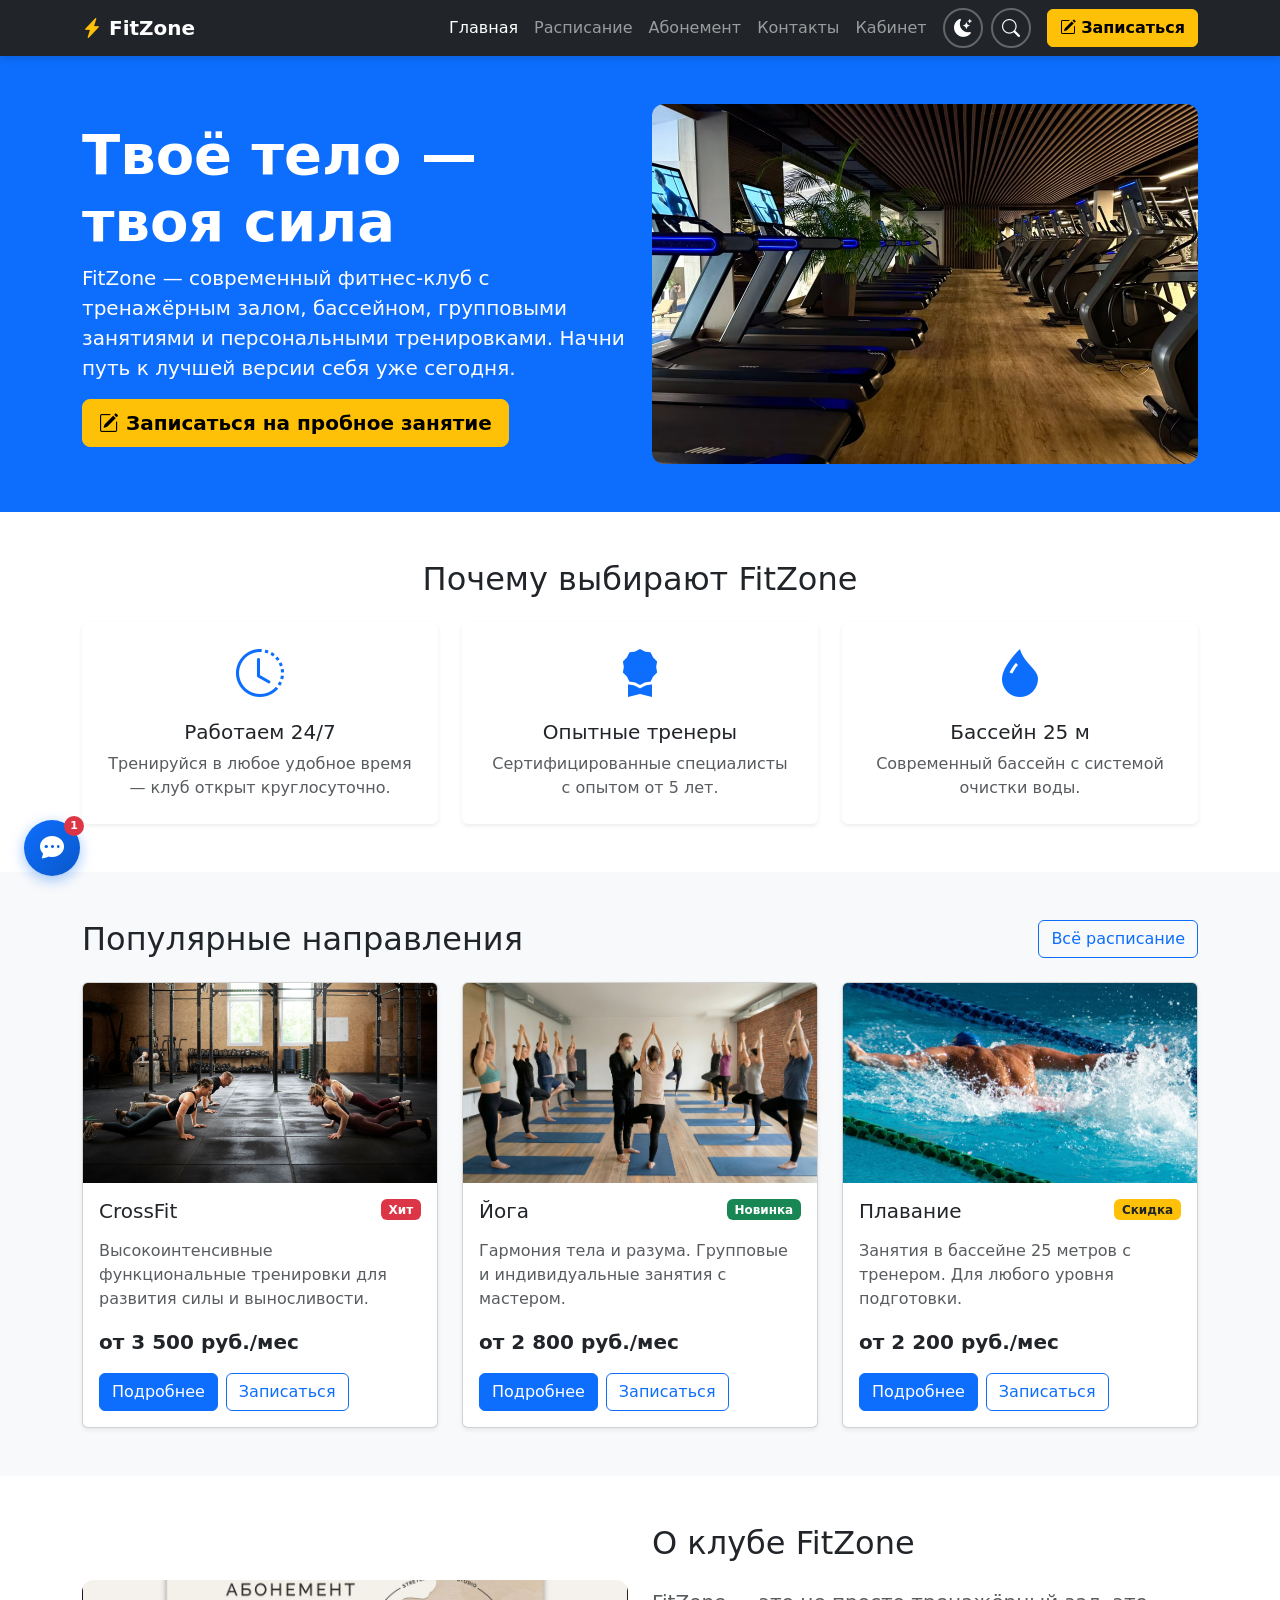
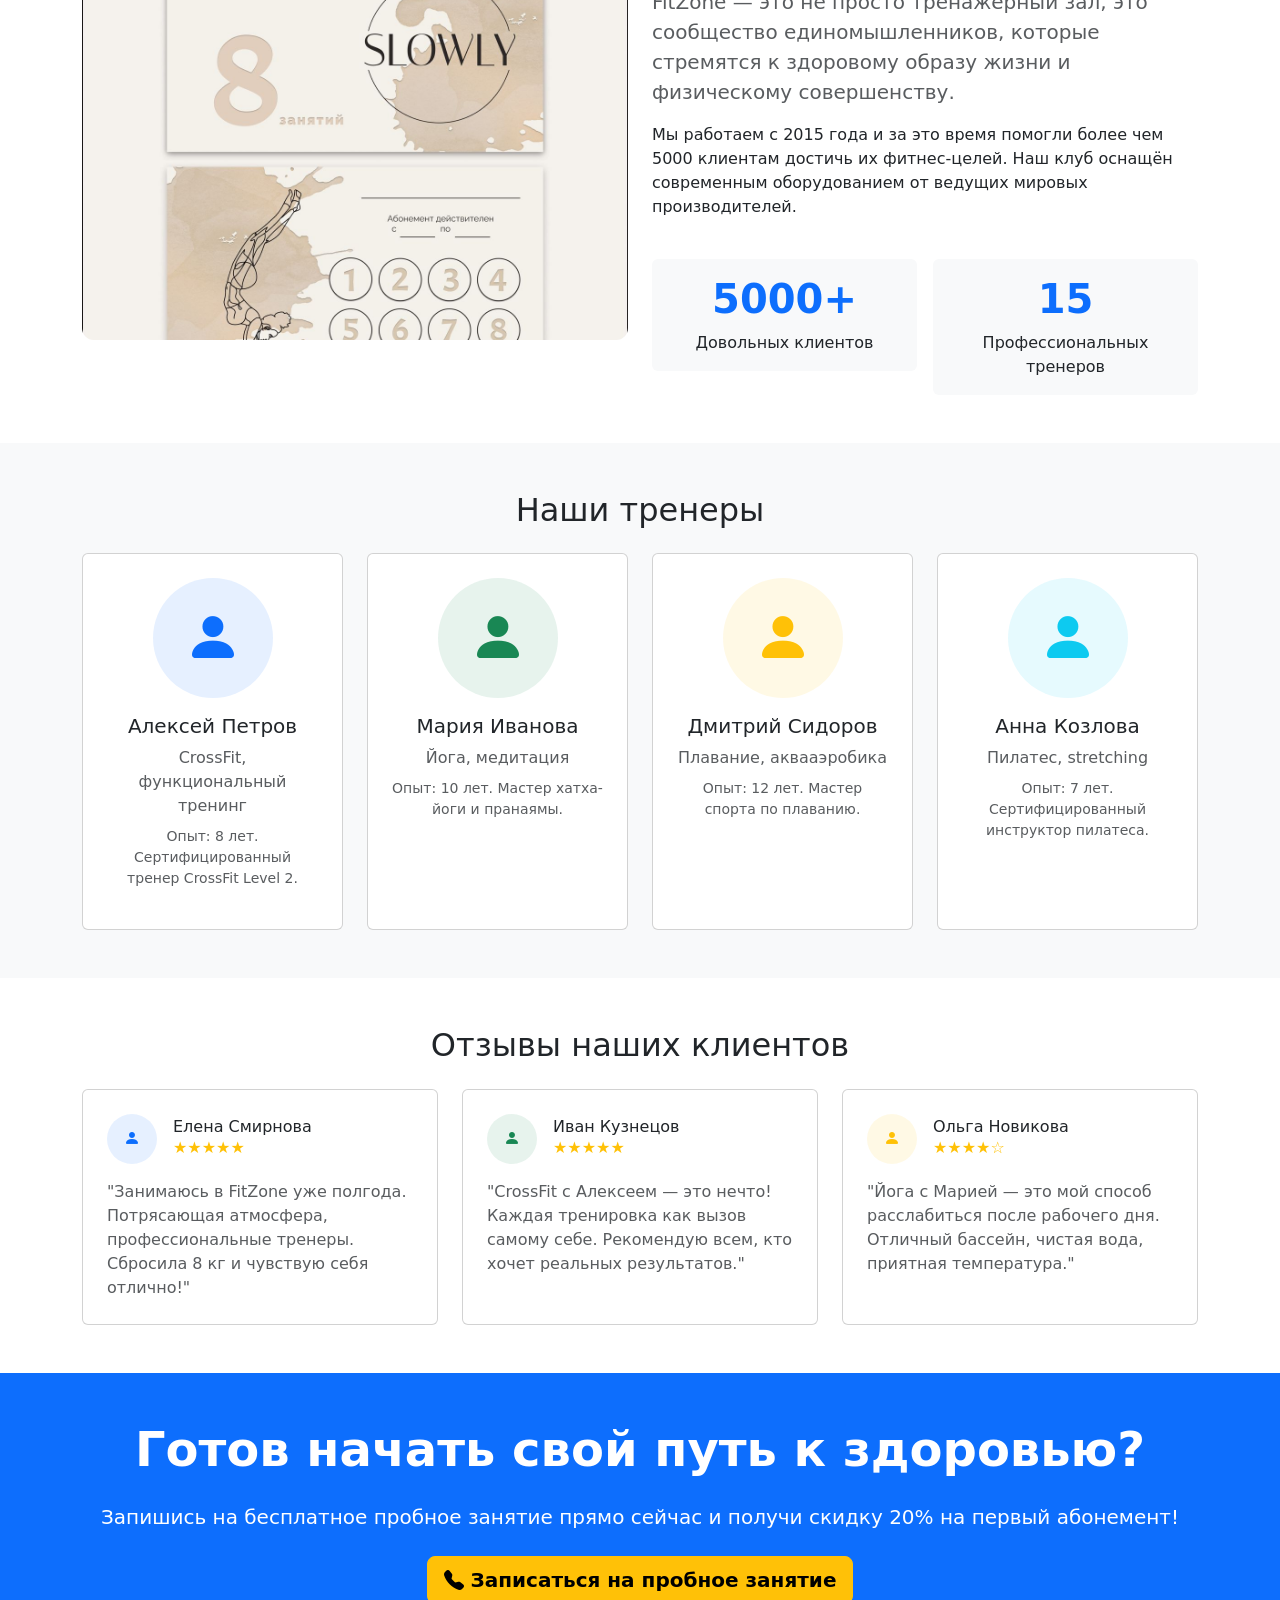
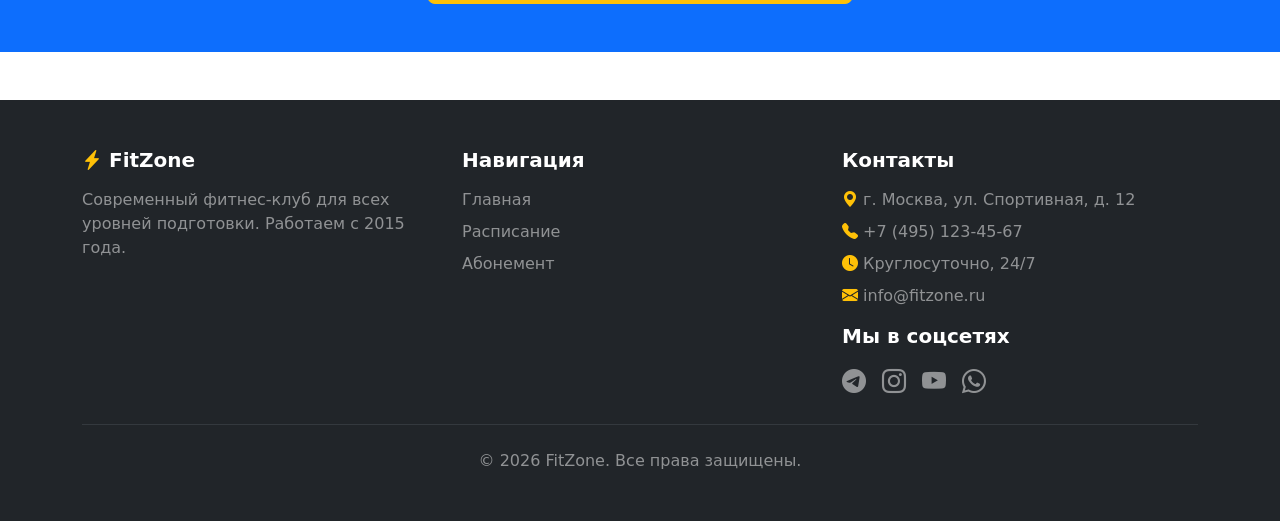
<file: index.html>
<!DOCTYPE html>
<html lang="ru">
<head>
  <meta charset="UTF-8">
  <meta name="viewport" content="width=device-width, initial-scale=1.0">
  <meta name="description" content="FitZone — современный фитнес-клуб с тренажёрным залом, бассейном и групповыми занятиями.">
  <title>FitZone — фитнес-клуб для всех уровней подготовки</title>
  <link href="https://cdn.jsdelivr.net/npm/bootstrap@5.3.3/dist/css/bootstrap.min.css" rel="stylesheet">
  <link rel="stylesheet" href="https://cdn.jsdelivr.net/npm/bootstrap-icons@1.11.3/font/bootstrap-icons.css">
  <link rel="stylesheet" href="css/custom.css">
</head>
<body>

  <nav class="navbar navbar-expand-lg navbar-dark bg-dark sticky-top">
    <div class="container">
      <a class="navbar-brand fw-bold" href="index.html">
        <i class="bi bi-lightning-charge-fill text-warning"></i> FitZone
      </a>
      <button class="navbar-toggler" type="button" data-bs-toggle="collapse" data-bs-target="#mainNav">
        <span class="navbar-toggler-icon"></span>
      </button>
      <div class="collapse navbar-collapse" id="mainNav">
        <ul class="navbar-nav ms-auto">
          <li class="nav-item"><a class="nav-link active" aria-current="page" href="index.html">Главная</a></li>
          <li class="nav-item"><a class="nav-link" href="catalog.html">Расписание</a></li>
          <li class="nav-item"><a class="nav-link" href="product.html">Абонемент</a></li>
          <li class="nav-item"><a class="nav-link" href="contacts.html">Контакты</a></li>
          <li class="nav-item"><a class="nav-link" href="profile.html">Кабинет</a></li>
        </ul>
        <button class="theme-toggle" id="themeToggle" type="button" aria-label="Переключить тему">
  <i class="bi bi-moon-stars-fill" id="themeIcon"></i>
</button>
<button class="theme-toggle" id="searchToggle" type="button" aria-label="Поиск по сайту">
  <i class="bi bi-search"></i>
</button>
        <button class="btn btn-warning fw-bold ms-lg-3 mt-2 mt-lg-0" type="button" data-bs-toggle="modal" data-bs-target="#orderModal">
          <i class="bi bi-pencil-square"></i> Записаться
        </button>
      </div>
    </div>
  </nav>

  <!-- Hero -->
  <section class="bg-primary text-white py-5">
    <div class="container">
      <div class="row align-items-center g-4">
        <div class="col-12 col-lg-6">
          <h1 class="display-4 fw-bold">Твоё тело — твоя сила</h1>
          <p class="lead">FitZone — современный фитнес-клуб с тренажёрным залом, бассейном, групповыми занятиями и персональными тренировками. Начни путь к лучшей версии себя уже сегодня.</p>
          <button class="btn btn-warning btn-lg fw-bold" type="button" data-bs-toggle="modal" data-bs-target="#orderModal">
            <i class="bi bi-pencil-square"></i> Записаться на пробное занятие
          </button>
        </div>
        <div class="col-12 col-lg-6">
          <img class="hero-image" src="images/club.jpg" alt="Тренажёрный зал FitZone с современным оборудованием" width="600" height="360">
        </div>
      </div>
    </div>
  </section>

  <!-- Преимущества -->
  <section class="container my-5">
    <h2 class="text-center mb-4">Почему выбирают FitZone</h2>
    <div class="row g-4">
      <div class="col-12 col-md-4">
        <div class="card h-100 text-center p-4 border-0 shadow-sm">
          <i class="bi bi-clock-history display-5 text-primary"></i>
          <h3 class="h5 mt-3">Работаем 24/7</h3>
          <p class="text-muted mb-0">Тренируйся в любое удобное время — клуб открыт круглосуточно.</p>
        </div>
      </div>
      <div class="col-12 col-md-4">
        <div class="card h-100 text-center p-4 border-0 shadow-sm">
          <i class="bi bi-award-fill display-5 text-primary"></i>
          <h3 class="h5 mt-3">Опытные тренеры</h3>
          <p class="text-muted mb-0">Сертифицированные специалисты с опытом от 5 лет.</p>
        </div>
      </div>
      <div class="col-12 col-md-4">
        <div class="card h-100 text-center p-4 border-0 shadow-sm">
          <i class="bi bi-droplet-fill display-5 text-primary"></i>
          <h3 class="h5 mt-3">Бассейн 25 м</h3>
          <p class="text-muted mb-0">Современный бассейн с системой очистки воды.</p>
        </div>
      </div>
    </div>
  </section>

  <!-- Популярные направления -->
  <section class="bg-light py-5">
    <div class="container">
      <div class="d-flex justify-content-between align-items-center mb-4">
        <h2 class="mb-0">Популярные направления</h2>
        <a class="btn btn-outline-primary" href="catalog.html">Всё расписание</a>
      </div>
      <div class="row g-4">
        <div class="col-12 col-md-6 col-lg-4">
          <div class="card h-100 shadow-sm">
            <img src="images/crossfit.jpg" class="card-img-top" alt="CrossFit тренировки" height="200">
            <div class="card-body d-flex flex-column">
              <div class="d-flex justify-content-between align-items-start mb-3">
                <h3 class="card-title h5 mb-0">CrossFit</h3>
                <span class="badge bg-danger">Хит</span>
              </div>
              <p class="card-text text-muted">Высокоинтенсивные функциональные тренировки для развития силы и выносливости.</p>
              <p class="fw-bold fs-5 mt-auto mb-3">от 3 500 руб./мес</p>
              <div class="d-flex gap-2">
                <a class="btn btn-primary" href="crossfit.html">Подробнее</a>
                <button class="btn btn-outline-primary" type="button" data-bs-toggle="modal" data-bs-target="#orderModal">Записаться</button>
              </div>
            </div>
          </div>
        </div>
        <div class="col-12 col-md-6 col-lg-4">
          <div class="card h-100 shadow-sm">
            <img src="images/yoga.jpg" class="card-img-top" alt="Занятия йогой" height="200">
            <div class="card-body d-flex flex-column">
              <div class="d-flex justify-content-between align-items-start mb-3">
                <h3 class="card-title h5 mb-0">Йога</h3>
                <span class="badge bg-success">Новинка</span>
              </div>
              <p class="card-text text-muted">Гармония тела и разума. Групповые и индивидуальные занятия с мастером.</p>
              <p class="fw-bold fs-5 mt-auto mb-3">от 2 800 руб./мес</p>
              <div class="d-flex gap-2">
                <a class="btn btn-primary" href="yoga.html">Подробнее</a>
                <button class="btn btn-outline-primary" type="button" data-bs-toggle="modal" data-bs-target="#orderModal">Записаться</button>
              </div>
            </div>
          </div>
        </div>
        <div class="col-12 col-md-6 col-lg-4">
          <div class="card h-100 shadow-sm">
            <img src="images/swimming.jpg" class="card-img-top" alt="Занятия плаванием" height="200">
            <div class="card-body d-flex flex-column">
              <div class="d-flex justify-content-between align-items-start mb-3">
                <h3 class="card-title h5 mb-0">Плавание</h3>
                <span class="badge bg-warning text-dark">Скидка</span>
              </div>
              <p class="card-text text-muted">Занятия в бассейне 25 метров с тренером. Для любого уровня подготовки.</p>
              <p class="fw-bold fs-5 mt-auto mb-3">от 2 200 руб./мес</p>
              <div class="d-flex gap-2">
                <a class="btn btn-primary" href="swimming.html">Подробнее</a>
                <button class="btn btn-outline-primary" type="button" data-bs-toggle="modal" data-bs-target="#orderModal">Записаться</button>
              </div>
            </div>
          </div>
        </div>
      </div>
    </div>
  </section>

  <!-- О клубе -->
  <section class="container my-5">
    <div class="row align-items-center g-4">
      <div class="col-12 col-lg-6">
        <img class="hero-image" src="images/membership.jpg" alt="Интерьер фитнес-клуба FitZone" width="600" height="360">
      </div>
      <div class="col-12 col-lg-6">
        <h2 class="mb-4">О клубе FitZone</h2>
        <p class="lead text-muted">FitZone — это не просто тренажёрный зал, это сообщество единомышленников, которые стремятся к здоровому образу жизни и физическому совершенству.</p>
        <p>Мы работаем с 2015 года и за это время помогли более чем 5000 клиентам достичь их фитнес-целей. Наш клуб оснащён современным оборудованием от ведущих мировых производителей.</p>
        <div class="row g-3 mt-4">
          <div class="col-6">
            <div class="text-center p-3 bg-light rounded">
              <h3 class="display-6 fw-bold text-primary">5000+</h3>
              <p class="mb-0">Довольных клиентов</p>
            </div>
          </div>
          <div class="col-6">
            <div class="text-center p-3 bg-light rounded">
              <h3 class="display-6 fw-bold text-primary">15</h3>
              <p class="mb-0">Профессиональных тренеров</p>
            </div>
          </div>
        </div>
      </div>
    </div>
  </section>

  <!-- Тренеры -->
  <section class="bg-light py-5">
    <div class="container">
      <h2 class="text-center mb-4">Наши тренеры</h2>
      <div class="row g-4">
        <div class="col-12 col-md-6 col-lg-3">
          <div class="card h-100 text-center p-4">
            <div class="bg-primary bg-opacity-10 rounded-circle mx-auto mb-3 d-flex align-items-center justify-content-center" style="width: 120px; height: 120px;">
              <i class="bi bi-person-fill display-4 text-primary"></i>
            </div>
            <h3 class="h5">Алексей Петров</h3>
            <p class="text-muted mb-2">CrossFit, функциональный тренинг</p>
            <p class="small text-muted">Опыт: 8 лет. Сертифицированный тренер CrossFit Level 2.</p>
          </div>
        </div>
        <div class="col-12 col-md-6 col-lg-3">
          <div class="card h-100 text-center p-4">
            <div class="bg-success bg-opacity-10 rounded-circle mx-auto mb-3 d-flex align-items-center justify-content-center" style="width: 120px; height: 120px;">
              <i class="bi bi-person-fill display-4 text-success"></i>
            </div>
            <h3 class="h5">Мария Иванова</h3>
            <p class="text-muted mb-2">Йога, медитация</p>
            <p class="small text-muted">Опыт: 10 лет. Мастер хатха-йоги и пранаямы.</p>
          </div>
        </div>
        <div class="col-12 col-md-6 col-lg-3">
          <div class="card h-100 text-center p-4">
            <div class="bg-warning bg-opacity-10 rounded-circle mx-auto mb-3 d-flex align-items-center justify-content-center" style="width: 120px; height: 120px;">
              <i class="bi bi-person-fill display-4 text-warning"></i>
            </div>
            <h3 class="h5">Дмитрий Сидоров</h3>
            <p class="text-muted mb-2">Плавание, аквааэробика</p>
            <p class="small text-muted">Опыт: 12 лет. Мастер спорта по плаванию.</p>
          </div>
        </div>
        <div class="col-12 col-md-6 col-lg-3">
          <div class="card h-100 text-center p-4">
            <div class="bg-info bg-opacity-10 rounded-circle mx-auto mb-3 d-flex align-items-center justify-content-center" style="width: 120px; height: 120px;">
              <i class="bi bi-person-fill display-4 text-info"></i>
            </div>
            <h3 class="h5">Анна Козлова</h3>
            <p class="text-muted mb-2">Пилатес, stretching</p>
            <p class="small text-muted">Опыт: 7 лет. Сертифицированный инструктор пилатеса.</p>
          </div>
        </div>
      </div>
    </div>
  </section>

  <!-- Отзывы -->
  <section class="container my-5">
    <h2 class="text-center mb-4">Отзывы наших клиентов</h2>
    <div class="row g-4">
      <div class="col-12 col-md-6 col-lg-4">
        <div class="card h-100 p-4">
          <div class="d-flex align-items-center mb-3">
            <div class="bg-primary bg-opacity-10 rounded-circle d-flex align-items-center justify-content-center me-3" style="width: 50px; height: 50px;">
              <i class="bi bi-person-fill text-primary"></i>
            </div>
            <div>
              <h3 class="h6 mb-0">Елена Смирнова</h3>
              <div class="text-warning">★★★★★</div>
            </div>
          </div>
          <p class="text-muted mb-0">"Занимаюсь в FitZone уже полгода. Потрясающая атмосфера, профессиональные тренеры. Сбросила 8 кг и чувствую себя отлично!"</p>
        </div>
      </div>
      <div class="col-12 col-md-6 col-lg-4">
        <div class="card h-100 p-4">
          <div class="d-flex align-items-center mb-3">
            <div class="bg-success bg-opacity-10 rounded-circle d-flex align-items-center justify-content-center me-3" style="width: 50px; height: 50px;">
              <i class="bi bi-person-fill text-success"></i>
            </div>
            <div>
              <h3 class="h6 mb-0">Иван Кузнецов</h3>
              <div class="text-warning">★★★★★</div>
            </div>
          </div>
          <p class="text-muted mb-0">"CrossFit с Алексеем — это нечто! Каждая тренировка как вызов самому себе. Рекомендую всем, кто хочет реальных результатов."</p>
        </div>
      </div>
      <div class="col-12 col-md-6 col-lg-4">
        <div class="card h-100 p-4">
          <div class="d-flex align-items-center mb-3">
            <div class="bg-warning bg-opacity-10 rounded-circle d-flex align-items-center justify-content-center me-3" style="width: 50px; height: 50px;">
              <i class="bi bi-person-fill text-warning"></i>
            </div>
            <div>
              <h3 class="h6 mb-0">Ольга Новикова</h3>
              <div class="text-warning">★★★★☆</div>
            </div>
          </div>
          <p class="text-muted mb-0">"Йога с Марией — это мой способ расслабиться после рабочего дня. Отличный бассейн, чистая вода, приятная температура."</p>
        </div>
      </div>
    </div>
  </section>

  <!-- CTA -->
  <section class="bg-primary text-white py-5">
    <div class="container text-center">
      <h2 class="display-5 fw-bold mb-4">Готов начать свой путь к здоровью?</h2>
      <p class="lead mb-4">Запишись на бесплатное пробное занятие прямо сейчас и получи скидку 20% на первый абонемент!</p>
      <button class="btn btn-warning btn-lg fw-bold" type="button" data-bs-toggle="modal" data-bs-target="#orderModal">
        <i class="bi bi-telephone-fill"></i> Записаться на пробное занятие
      </button>
    </div>
  </section>

  <!-- Модальное окно -->
  <div class="modal fade" id="orderModal" tabindex="-1" aria-labelledby="orderModalLabel" aria-hidden="true">
    <div class="modal-dialog modal-dialog-centered">
      <div class="modal-content">
        <div class="modal-header bg-primary text-white">
          <h2 class="modal-title h5" id="orderModalLabel">
            <i class="bi bi-pencil-square"></i> Быстрая запись на занятие
          </h2>
          <button type="button" class="btn-close btn-close-white" data-bs-dismiss="modal" aria-label="Закрыть"></button>
        </div>
        <div class="modal-body">
          <div class="alert alert-success d-none" id="successAlert" role="alert">
            <i class="bi bi-check-circle-fill"></i> <strong>Заявка отправлена!</strong> Администратор свяжется с вами в течение часа.
          </div>
          <p class="text-muted mb-3">Оставьте контакты — мы перезвоним в течение часа.</p>
          <form id="orderForm" novalidate>
            <div class="mb-3">
              <label for="modal-name" class="form-label">Имя *</label>
              <input id="modal-name" type="text" class="form-control" required minlength="2">
              <div class="invalid-feedback">Введите имя (минимум 2 символа).</div>
            </div>
            <div class="mb-3">
              <label for="modal-phone" class="form-label">Телефон *</label>
              <div class="input-group">
                <span class="input-group-text">+7</span>
                <input id="modal-phone" type="tel" class="form-control" placeholder="900 000-00-00" required>
                <div class="invalid-feedback">Введите телефон.</div>
              </div>
            </div>
            <div class="mb-3">
              <label for="modal-direction" class="form-label">Направление</label>
              <select id="modal-direction" class="form-select">
                <option selected>Выберите направление</option>
                <option value="crossfit">CrossFit</option>
                <option value="yoga">Йога</option>
                <option value="swim">Плавание</option>
                <option value="pilates">Пилатес</option>
                <option value="box">Бокс</option>
                <option value="stretch">Stretching</option>
              </select>
            </div>
            <div class="form-check mb-3">
              <input id="modal-agree" class="form-check-input" type="checkbox" required>
              <label class="form-check-label" for="modal-agree">
                Я согласен на обработку персональных данных *
              </label>
            </div>
          </form>
        </div>
        <div class="modal-footer">
          <button type="button" class="btn btn-outline-secondary" data-bs-dismiss="modal">Закрыть</button>
          <button type="button" class="btn btn-primary" id="submitOrder">
            <i class="bi bi-send-fill"></i> Отправить заявку
          </button>
        </div>
      </div>
    </div>
  </div>

  <!-- Подвал -->
  <footer class="site-footer text-white py-5 mt-5">
  <div class="container">
    <div class="row g-4">
      <div class="col-12 col-md-4">
        <h3 class="h5 fw-bold mb-3">
          <i class="bi bi-lightning-charge-fill text-warning"></i> FitZone
        </h3>
        <p class="text-white-50 mb-0">
          Современный фитнес-клуб для всех уровней подготовки. Работаем с 2015 года.
        </p>
      </div>
      <div class="col-12 col-md-4">
        <h3 class="h5 fw-bold mb-3">Навигация</h3>
        <ul class="list-unstyled mb-0">
          <li class="mb-2"><a class="text-white-50 text-decoration-none" href="index.html">Главная</a></li>
          <li class="mb-2"><a class="text-white-50 text-decoration-none" href="catalog.html">Расписание</a></li>
          <li class="mb-2"><a class="text-white-50 text-decoration-none" href="product.html">Абонемент</a></li>
          
        </ul>
      </div>
      <div class="col-12 col-md-4">
        <h3 class="h5 fw-bold mb-3">Контакты</h3>
        <ul class="list-unstyled text-white-50 mb-3">
          <li class="mb-2"><i class="bi bi-geo-alt-fill text-warning"></i> г. Москва, ул. Спортивная, д. 12</li>
          <li class="mb-2"><i class="bi bi-telephone-fill text-warning"></i> +7 (495) 123-45-67</li>
          <li class="mb-2"><i class="bi bi-clock-fill text-warning"></i> Круглосуточно, 24/7</li>
          <li class="mb-2"><i class="bi bi-envelope-fill text-warning"></i> info@fitzone.ru</li>
          
        </ul>
        <h3 class="h5 fw-bold mb-3">Мы в соцсетях</h3>
        <div class="d-flex gap-3">
          <a class="text-white-50" href="#" aria-label="Telegram"><i class="bi bi-telegram fs-4"></i></a>
          <a class="text-white-50" href="#" aria-label="Instagram"><i class="bi bi-instagram fs-4"></i></a>
          <a class="text-white-50" href="#" aria-label="YouTube"><i class="bi bi-youtube fs-4"></i></a>
          <a class="text-white-50" href="#" aria-label="WhatsApp"><i class="bi bi-whatsapp fs-4"></i></a>
        </div>
      </div>
    </div>
    <hr class="border-secondary my-4">
    <p class="mb-0 text-white-50 text-center">&copy; 2026 FitZone. Все права защищены.</p>
  </div>
</footer>

<button class="scroll-top-button" id="scrollTopButton" type="button" aria-label="Вернуться наверх страницы">
  <i class="bi bi-arrow-up-circle-fill"></i> Наверх
</button>

<!-- Виджет чата с поддержкой -->
<button class="chat-toggle" id="chatToggle" type="button" aria-label="Открыть чат с поддержкой">
  <i class="bi bi-chat-dots-fill"></i>
  <span class="chat-badge" id="chatBadge">1</span>
</button>

<div class="chat-window" id="chatWindow" hidden>
  <div class="chat-header">
    <div class="d-flex align-items-center">
      <div class="chat-avatar me-2">
        <i class="bi bi-headset"></i>
      </div>
      <div>
        <h3 class="h6 mb-0 text-white">Поддержка FitZone</h3>
        <small class="text-white-50"><span class="status-dot"></span> Онлайн</small>
      </div>
    </div>
    <button class="btn-close btn-close-white" id="chatClose" aria-label="Закрыть чат"></button>
  </div>
  <div class="chat-body" id="chatBody">
    <div class="chat-message bot">
      <p>Здравствуйте! 👋 Чем можем помочь?</p>
      <small class="text-muted">Сейчас</small>
    </div>
  </div>
  <form class="chat-form" id="chatForm">
    <input id="chatInput" type="text" class="form-control" placeholder="Напишите сообщение..." autocomplete="off">
    <button type="submit" class="btn btn-primary">
      <i class="bi bi-send-fill"></i>
    </button>
  </form>
</div>

<!-- Toast-уведомление -->
<div class="toast-container position-fixed bottom-0 end-0 p-3" style="z-index: 1100;">
  <div id="successToast" class="toast" role="alert" aria-live="assertive" aria-atomic="true">
    <div class="toast-header bg-success text-white">
      <i class="bi bi-check-circle-fill me-2"></i>
      <strong class="me-auto">FitZone</strong>
      <small>только что</small>
      <button type="button" class="btn-close btn-close-white" data-bs-dismiss="toast"></button>
    </div>
    <div class="toast-body">
      <i class="bi bi-check-circle-fill text-success"></i>
      <strong>Заявка отправлена!</strong> Администратор свяжется с вами в течение часа.
    </div>
  </div>
</div>

  <script src="https://cdn.jsdelivr.net/npm/bootstrap@5.3.3/dist/js/bootstrap.bundle.min.js"></script>
  <script src="js/main.js"></script>

  <!-- Модальное окно поиска -->
<!-- Модальное окно поиска -->
<div class="modal fade" id="searchModal" tabindex="-1" aria-labelledby="searchModalLabel" aria-hidden="true">
  <div class="modal-dialog modal-dialog-centered modal-lg">
    <div class="modal-content">
      <div class="modal-header bg-primary text-white">
        <h2 class="modal-title h5" id="searchModalLabel">
          <i class="bi bi-search"></i> Поиск по сайту
        </h2>
        <button type="button" class="btn-close btn-close-white" data-bs-dismiss="modal" aria-label="Закрыть"></button>
      </div>
      <div class="modal-body">
        <input id="searchInput" type="text" class="form-control form-control-lg" placeholder="Введите запрос: CrossFit, йога, абонемент...">
        <div id="searchResults" class="mt-3"></div>
      </div>
    </div>
  </div>
</div>
</body>
</html>
</file>
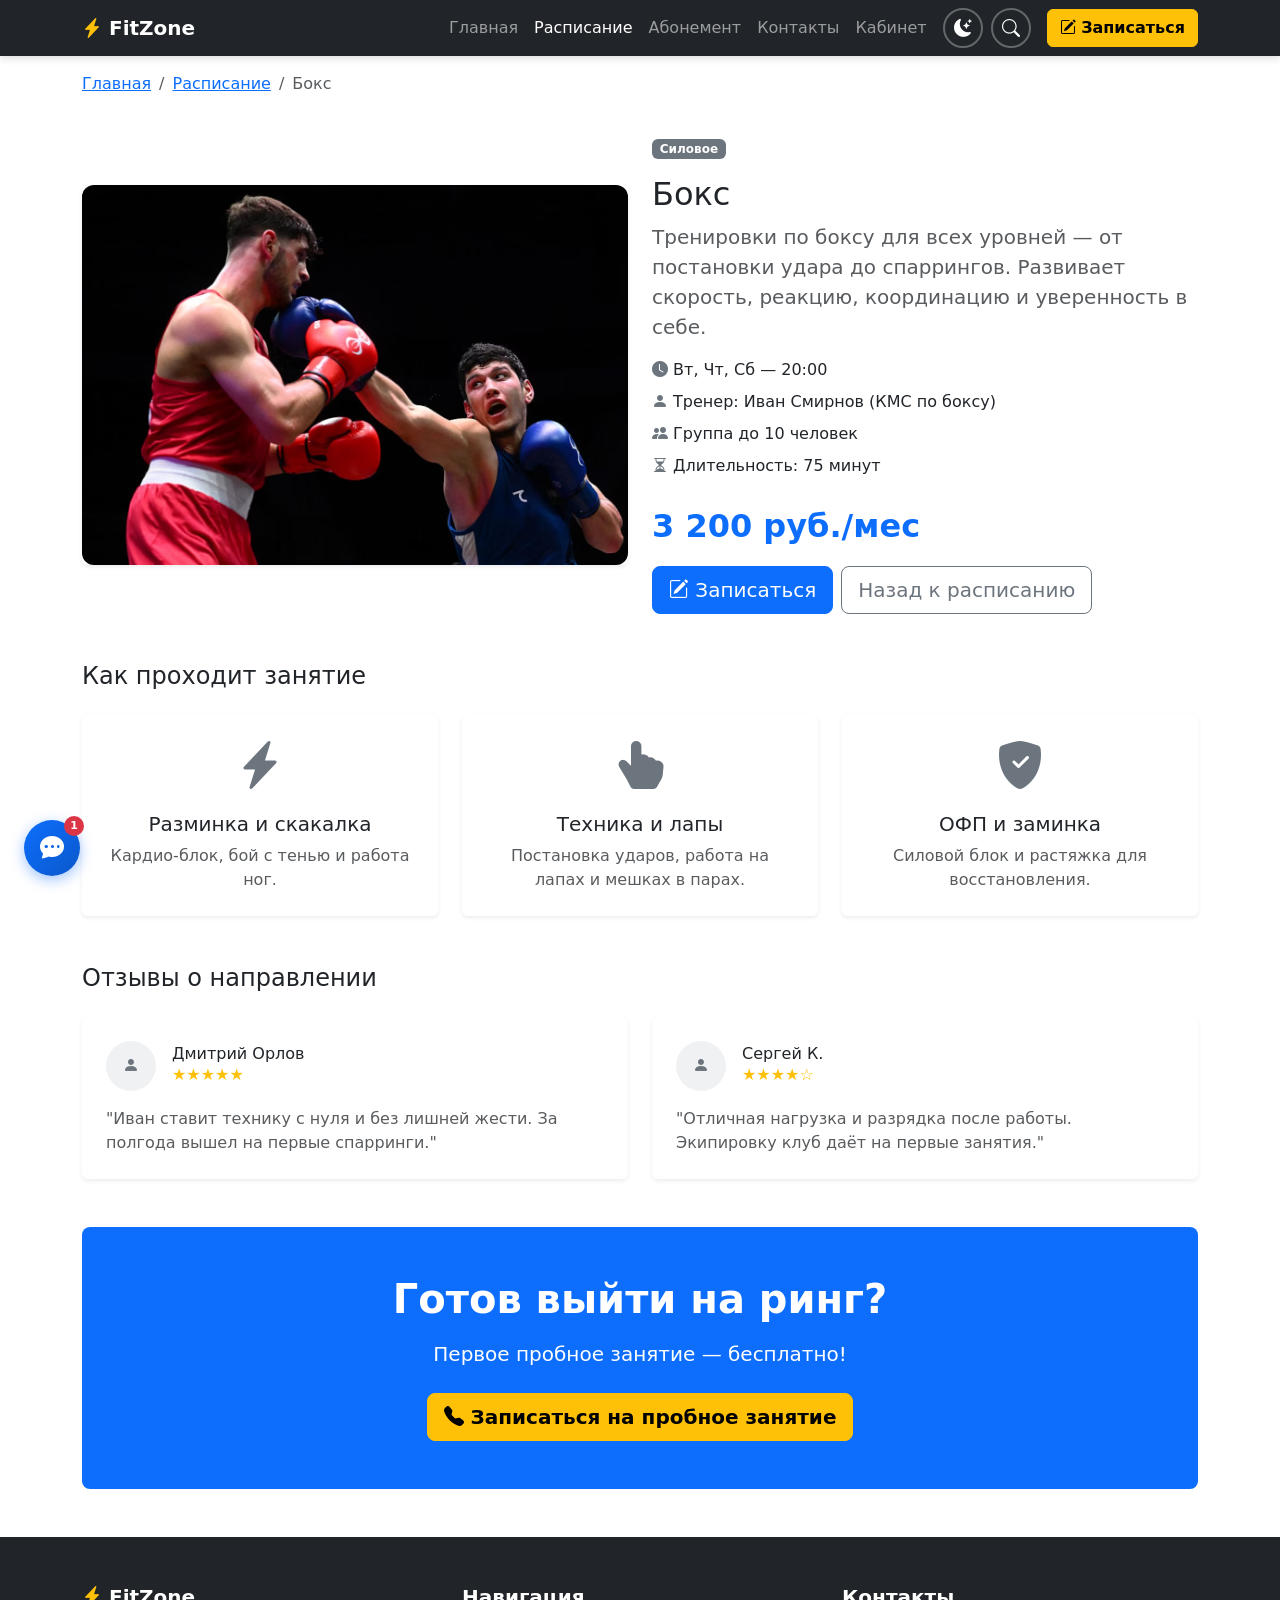
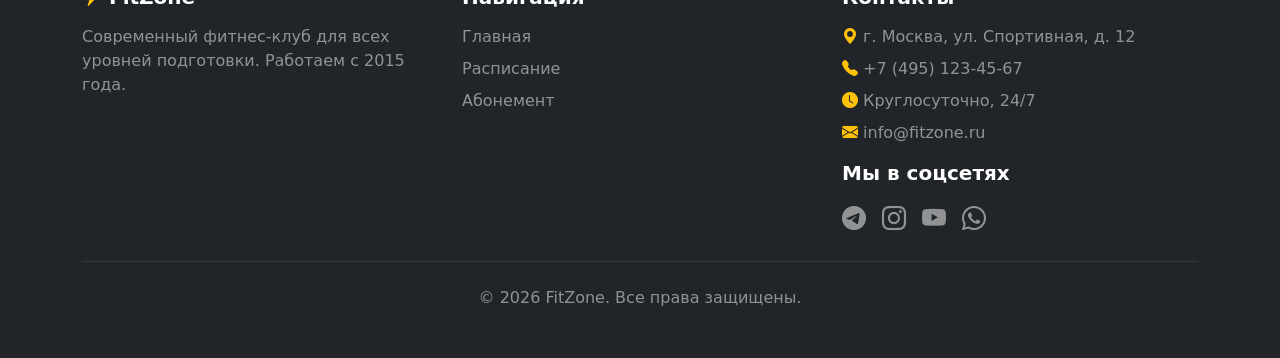
<file: boxing.html>
<!DOCTYPE html>
<html lang="ru">
<head>
  <meta charset="UTF-8">
  <meta name="viewport" content="width=device-width, initial-scale=1.0">
  <meta name="description" content="Бокс в FitZone — тренировки по боксу для всех уровней с КМС Иваном Смирновым.">
  <title>Бокс — FitZone</title>
  <link href="https://cdn.jsdelivr.net/npm/bootstrap@5.3.3/dist/css/bootstrap.min.css" rel="stylesheet">
  <link rel="stylesheet" href="https://cdn.jsdelivr.net/npm/bootstrap-icons@1.11.3/font/bootstrap-icons.css">
  <link rel="stylesheet" href="css/custom.css">
</head>
<body>

  <nav class="navbar navbar-expand-lg navbar-dark bg-dark sticky-top">
    <div class="container">
      <a class="navbar-brand fw-bold" href="index.html">
        <i class="bi bi-lightning-charge-fill text-warning"></i> FitZone
      </a>
      <button class="navbar-toggler" type="button" data-bs-toggle="collapse" data-bs-target="#mainNav">
        <span class="navbar-toggler-icon"></span>
      </button>
      <div class="collapse navbar-collapse" id="mainNav">
        <ul class="navbar-nav ms-auto">
          <li class="nav-item"><a class="nav-link" href="index.html">Главная</a></li>
          <li class="nav-item"><a class="nav-link active" aria-current="page" href="catalog.html">Расписание</a></li>
          <li class="nav-item"><a class="nav-link" href="product.html">Абонемент</a></li>
          <li class="nav-item"><a class="nav-link" href="contacts.html">Контакты</a></li>
          <li class="nav-item"><a class="nav-link" href="profile.html">Кабинет</a></li>
        </ul>
        <button class="theme-toggle" id="themeToggle" type="button" aria-label="Переключить тему">
  <i class="bi bi-moon-stars-fill" id="themeIcon"></i>
        </button>
        <button class="theme-toggle" id="searchToggle" type="button" aria-label="Поиск по сайту">
  <i class="bi bi-search"></i>
</button>
        <button class="btn btn-warning fw-bold ms-lg-3 mt-2 mt-lg-0" type="button" data-bs-toggle="modal" data-bs-target="#orderModal">
          <i class="bi bi-pencil-square"></i> Записаться
        </button>
      </div>
    </div>
  </nav>

  <div class="container py-3">
    <nav aria-label="breadcrumb">
      <ol class="breadcrumb mb-0">
        <li class="breadcrumb-item"><a href="index.html">Главная</a></li>
        <li class="breadcrumb-item"><a href="catalog.html">Расписание</a></li>
        <li class="breadcrumb-item active">Бокс</li>
      </ol>
    </nav>
  </div>

  <main class="container my-4">

    <div class="row g-4 align-items-center">
      <div class="col-12 col-lg-6">
        <div class="card border-0 shadow-sm overflow-hidden">
          <img class="membership-image" src="images/boxing.jpg" alt="Тренировки по боксу в FitZone" width="600" height="380">
        </div>
      </div>
      <div class="col-12 col-lg-6">
        <span class="badge bg-secondary mb-3">Силовое</span>
        <h1 class="h2">Бокс</h1>
        <p class="lead text-muted">
          Тренировки по боксу для всех уровней — от постановки удара до спаррингов.
          Развивает скорость, реакцию, координацию и уверенность в себе.
        </p>
        <ul class="list-unstyled mb-4">
          <li class="mb-2"><i class="bi bi-clock-fill text-secondary"></i> Вт, Чт, Сб — 20:00</li>
          <li class="mb-2"><i class="bi bi-person-fill text-secondary"></i> Тренер: Иван Смирнов (КМС по боксу)</li>
          <li class="mb-2"><i class="bi bi-people-fill text-secondary"></i> Группа до 10 человек</li>
          <li class="mb-2"><i class="bi bi-hourglass-split text-secondary"></i> Длительность: 75 минут</li>
        </ul>
        <p class="fs-2 fw-bold text-primary">3 200 руб./мес</p>
        <div class="d-flex gap-2">
          <button class="btn btn-primary btn-lg" type="button" data-bs-toggle="modal" data-bs-target="#orderModal">
            <i class="bi bi-pencil-square"></i> Записаться
          </button>
          <a class="btn btn-outline-secondary btn-lg" href="catalog.html">Назад к расписанию</a>
        </div>
      </div>
    </div>

    <section class="mt-5">
      <h2 class="h4 mb-4">Как проходит занятие</h2>
      <div class="row g-4">
        <div class="col-12 col-md-4">
          <div class="card h-100 p-4 text-center shadow-sm border-0">
            <i class="bi bi-lightning-charge-fill display-5 text-secondary mb-3"></i>
            <h3 class="h5">Разминка и скакалка</h3>
            <p class="text-muted mb-0">Кардио-блок, бой с тенью и работа ног.</p>
          </div>
        </div>
        <div class="col-12 col-md-4">
          <div class="card h-100 p-4 text-center shadow-sm border-0">
            <i class="bi bi-hand-index-thumb-fill display-5 text-secondary mb-3"></i>
            <h3 class="h5">Техника и лапы</h3>
            <p class="text-muted mb-0">Постановка ударов, работа на лапах и мешках в парах.</p>
          </div>
        </div>
        <div class="col-12 col-md-4">
          <div class="card h-100 p-4 text-center shadow-sm border-0">
            <i class="bi bi-shield-fill-check display-5 text-secondary mb-3"></i>
            <h3 class="h5">ОФП и заминка</h3>
            <p class="text-muted mb-0">Силовой блок и растяжка для восстановления.</p>
          </div>
        </div>
      </div>
    </section>

    <section class="mt-5">
      <h2 class="h4 mb-4">Отзывы о направлении</h2>
      <div class="row g-4">
        <div class="col-12 col-md-6">
          <div class="card h-100 p-4 shadow-sm border-0">
            <div class="d-flex align-items-center mb-3">
              <div class="bg-secondary bg-opacity-10 rounded-circle d-flex align-items-center justify-content-center me-3" style="width: 50px; height: 50px;">
                <i class="bi bi-person-fill text-secondary"></i>
              </div>
              <div>
                <h3 class="h6 mb-0">Дмитрий Орлов</h3>
                <div class="text-warning">★★★★★</div>
              </div>
            </div>
            <p class="text-muted mb-0">"Иван ставит технику с нуля и без лишней жести. За полгода вышел на первые спарринги."</p>
          </div>
        </div>
        <div class="col-12 col-md-6">
          <div class="card h-100 p-4 shadow-sm border-0">
            <div class="d-flex align-items-center mb-3">
              <div class="bg-secondary bg-opacity-10 rounded-circle d-flex align-items-center justify-content-center me-3" style="width: 50px; height: 50px;">
                <i class="bi bi-person-fill text-secondary"></i>
              </div>
              <div>
                <h3 class="h6 mb-0">Сергей К.</h3>
                <div class="text-warning">★★★★☆</div>
              </div>
            </div>
            <p class="text-muted mb-0">"Отличная нагрузка и разрядка после работы. Экипировку клуб даёт на первые занятия."</p>
          </div>
        </div>
      </div>
    </section>

    <section class="bg-primary text-white py-5 mt-5 rounded-3">
      <div class="container text-center">
        <h2 class="display-6 fw-bold mb-3">Готов выйти на ринг?</h2>
        <p class="lead mb-4">Первое пробное занятие — бесплатно!</p>
        <button class="btn btn-warning btn-lg fw-bold" type="button" data-bs-toggle="modal" data-bs-target="#orderModal">
          <i class="bi bi-telephone-fill"></i> Записаться на пробное занятие
        </button>
      </div>
    </section>

  </main>

  <div class="modal fade" id="orderModal" tabindex="-1" aria-labelledby="orderModalLabel" aria-hidden="true">
    <div class="modal-dialog modal-dialog-centered">
      <div class="modal-content">
        <div class="modal-header bg-primary text-white">
          <h2 class="modal-title h5" id="orderModalLabel">
            <i class="bi bi-pencil-square"></i> Быстрая запись на занятие
          </h2>
          <button type="button" class="btn-close btn-close-white" data-bs-dismiss="modal" aria-label="Закрыть"></button>
        </div>
        <div class="modal-body">
          <div class="alert alert-success d-none" id="successAlert" role="alert">
            <i class="bi bi-check-circle-fill"></i> <strong>Заявка отправлена!</strong> Администратор свяжется с вами в течение часа.
          </div>
          <p class="text-muted mb-3">Оставьте контакты — мы перезвоним в течение часа.</p>
          <form id="orderForm" novalidate>
            <div class="mb-3">
              <label for="modal-name" class="form-label">Имя *</label>
              <input id="modal-name" type="text" class="form-control" required minlength="2">
              <div class="invalid-feedback">Введите имя (минимум 2 символа).</div>
            </div>
            <div class="mb-3">
              <label for="modal-phone" class="form-label">Телефон *</label>
              <div class="input-group">
                <span class="input-group-text">+7</span>
                <input id="modal-phone" type="tel" class="form-control" placeholder="900 000-00-00" required>
                <div class="invalid-feedback">Введите телефон.</div>
              </div>
            </div>
            <div class="mb-3">
              <label for="modal-direction" class="form-label">Направление</label>
              <select id="modal-direction" class="form-select">
                <option selected>Выберите направление</option>
                <option value="crossfit">CrossFit</option>
                <option value="yoga">Йога</option>
                <option value="swim">Плавание</option>
                <option value="pilates">Пилатес</option>
                <option value="box">Бокс</option>
                <option value="stretch">Stretching</option>
              </select>
            </div>
            <div class="form-check mb-3">
              <input id="modal-agree" class="form-check-input" type="checkbox" required>
              <label class="form-check-label" for="modal-agree">
                Я согласен на обработку персональных данных *
              </label>
            </div>
          </form>
        </div>
        <div class="modal-footer">
          <button type="button" class="btn btn-outline-secondary" data-bs-dismiss="modal">Закрыть</button>
          <button type="button" class="btn btn-primary" id="submitOrder">
            <i class="bi bi-send-fill"></i> Отправить заявку
          </button>
        </div>
      </div>
    </div>
  </div>

   <footer class="site-footer text-white py-5 mt-5">
  <div class="container">
    <div class="row g-4">
      <div class="col-12 col-md-4">
        <h3 class="h5 fw-bold mb-3">
          <i class="bi bi-lightning-charge-fill text-warning"></i> FitZone
        </h3>
        <p class="text-white-50 mb-0">
          Современный фитнес-клуб для всех уровней подготовки. Работаем с 2015 года.
        </p>
      </div>
      <div class="col-12 col-md-4">
        <h3 class="h5 fw-bold mb-3">Навигация</h3>
        <ul class="list-unstyled mb-0">
          <li class="mb-2"><a class="text-white-50 text-decoration-none" href="index.html">Главная</a></li>
          <li class="mb-2"><a class="text-white-50 text-decoration-none" href="catalog.html">Расписание</a></li>
          <li class="mb-2"><a class="text-white-50 text-decoration-none" href="product.html">Абонемент</a></li>
          
        </ul>
      </div>
      <div class="col-12 col-md-4">
        <h3 class="h5 fw-bold mb-3">Контакты</h3>
        <ul class="list-unstyled text-white-50 mb-3">
          <li class="mb-2"><i class="bi bi-geo-alt-fill text-warning"></i> г. Москва, ул. Спортивная, д. 12</li>
          <li class="mb-2"><i class="bi bi-telephone-fill text-warning"></i> +7 (495) 123-45-67</li>
          <li class="mb-2"><i class="bi bi-clock-fill text-warning"></i> Круглосуточно, 24/7</li>
          <li class="mb-2"><i class="bi bi-envelope-fill text-warning"></i> info@fitzone.ru</li>
          
        </ul>
        <h3 class="h5 fw-bold mb-3">Мы в соцсетях</h3>
        <div class="d-flex gap-3">
          <a class="text-white-50" href="#" aria-label="Telegram"><i class="bi bi-telegram fs-4"></i></a>
          <a class="text-white-50" href="#" aria-label="Instagram"><i class="bi bi-instagram fs-4"></i></a>
          <a class="text-white-50" href="#" aria-label="YouTube"><i class="bi bi-youtube fs-4"></i></a>
          <a class="text-white-50" href="#" aria-label="WhatsApp"><i class="bi bi-whatsapp fs-4"></i></a>
        </div>
      </div>
    </div>
    <hr class="border-secondary my-4">
    <p class="mb-0 text-white-50 text-center">&copy; 2026 FitZone. Все права защищены.</p>
  </div>
</footer>

<button class="scroll-top-button" id="scrollTopButton" type="button" aria-label="Вернуться наверх страницы">
  <i class="bi bi-arrow-up-circle-fill"></i> Наверх
</button>

<!-- Виджет чата с поддержкой -->
<button class="chat-toggle" id="chatToggle" type="button" aria-label="Открыть чат с поддержкой">
  <i class="bi bi-chat-dots-fill"></i>
  <span class="chat-badge" id="chatBadge">1</span>
</button>

<div class="chat-window" id="chatWindow" hidden>
  <div class="chat-header">
    <div class="d-flex align-items-center">
      <div class="chat-avatar me-2">
        <i class="bi bi-headset"></i>
      </div>
      <div>
        <h3 class="h6 mb-0 text-white">Поддержка FitZone</h3>
        <small class="text-white-50"><span class="status-dot"></span> Онлайн</small>
      </div>
    </div>
    <button class="btn-close btn-close-white" id="chatClose" aria-label="Закрыть чат"></button>
  </div>
  <div class="chat-body" id="chatBody">
    <div class="chat-message bot">
      <p>Здравствуйте! 👋 Чем можем помочь?</p>
      <small class="text-muted">Сейчас</small>
    </div>
  </div>
  <form class="chat-form" id="chatForm">
    <input id="chatInput" type="text" class="form-control" placeholder="Напишите сообщение..." autocomplete="off">
    <button type="submit" class="btn btn-primary">
      <i class="bi bi-send-fill"></i>
    </button>
  </form>
</div>

<!-- Toast-уведомление -->
<div class="toast-container position-fixed bottom-0 end-0 p-3" style="z-index: 1100;">
  <div id="successToast" class="toast" role="alert" aria-live="assertive" aria-atomic="true">
    <div class="toast-header bg-success text-white">
      <i class="bi bi-check-circle-fill me-2"></i>
      <strong class="me-auto">FitZone</strong>
      <small>только что</small>
      <button type="button" class="btn-close btn-close-white" data-bs-dismiss="toast"></button>
    </div>
    <div class="toast-body">
      <i class="bi bi-check-circle-fill text-success"></i>
      <strong>Заявка отправлена!</strong> Администратор свяжется с вами в течение часа.
    </div>
  </div>
</div>

  <script src="https://cdn.jsdelivr.net/npm/bootstrap@5.3.3/dist/js/bootstrap.bundle.min.js"></script>
  <script src="js/main.js"></script>

  <!-- Модальное окно поиска -->
<!-- Модальное окно поиска -->
<div class="modal fade" id="searchModal" tabindex="-1" aria-labelledby="searchModalLabel" aria-hidden="true">
  <div class="modal-dialog modal-dialog-centered modal-lg">
    <div class="modal-content">
      <div class="modal-header bg-primary text-white">
        <h2 class="modal-title h5" id="searchModalLabel">
          <i class="bi bi-search"></i> Поиск по сайту
        </h2>
        <button type="button" class="btn-close btn-close-white" data-bs-dismiss="modal" aria-label="Закрыть"></button>
      </div>
      <div class="modal-body">
        <input id="searchInput" type="text" class="form-control form-control-lg" placeholder="Введите запрос: CrossFit, йога, абонемент...">
        <div id="searchResults" class="mt-3"></div>
      </div>
    </div>
  </div>
</div>
</body>
</html>
</file>
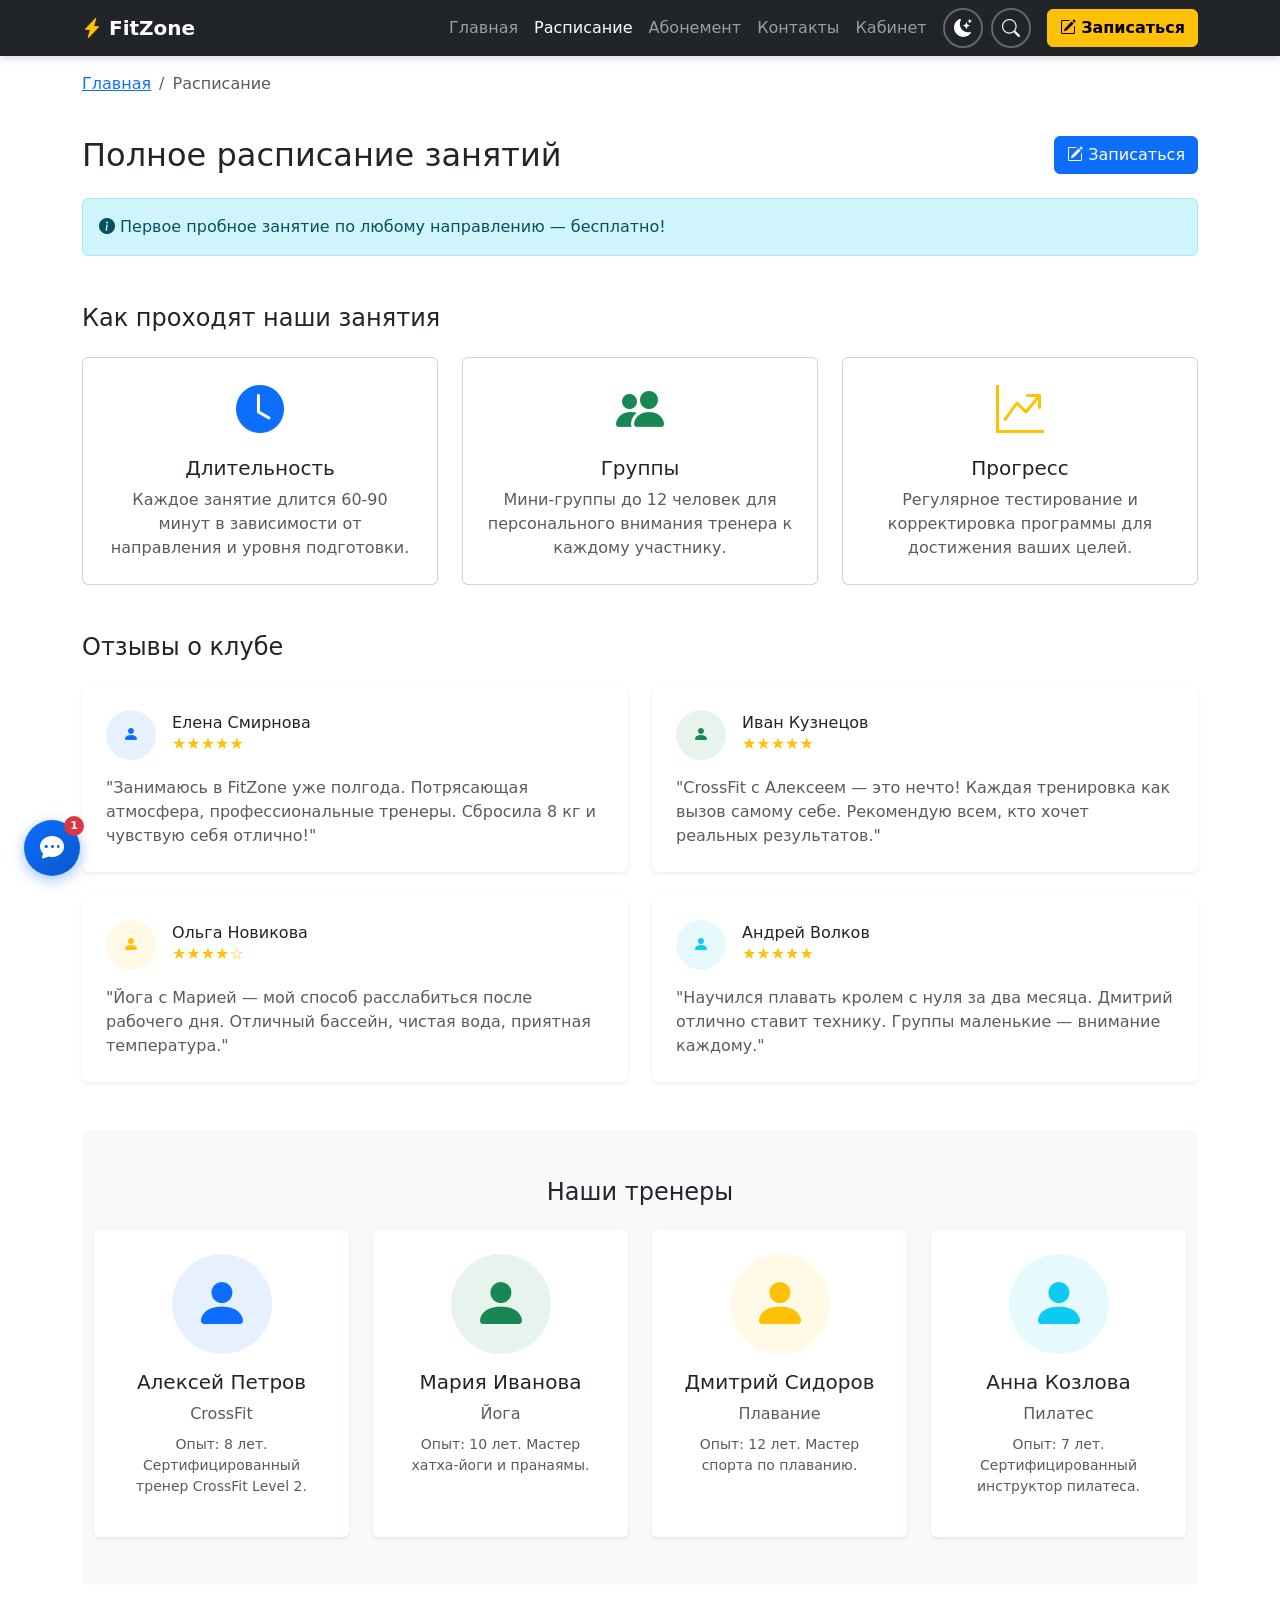
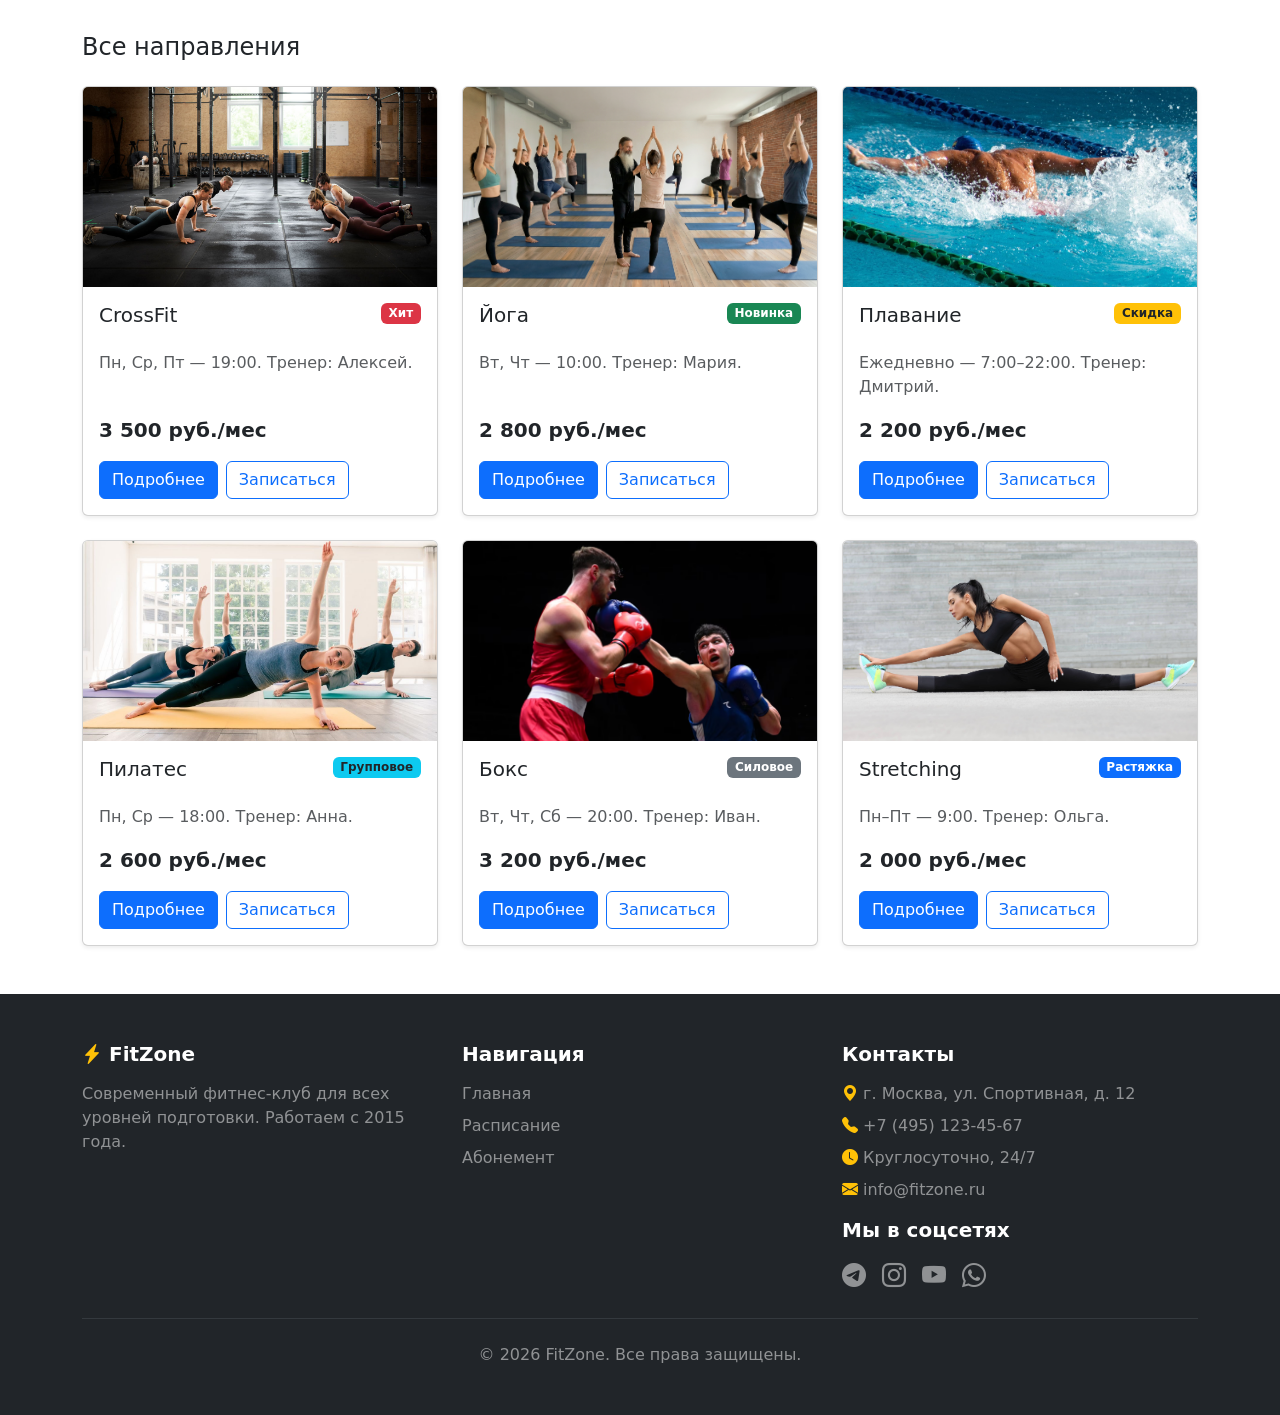
<file: catalog.html>
<!DOCTYPE html>
<html lang="ru">
<head>
  <meta charset="UTF-8">
  <meta name="viewport" content="width=device-width, initial-scale=1.0">
  <title>Расписание занятий — FitZone</title>
  <link href="https://cdn.jsdelivr.net/npm/bootstrap@5.3.3/dist/css/bootstrap.min.css" rel="stylesheet">
  <link rel="stylesheet" href="https://cdn.jsdelivr.net/npm/bootstrap-icons@1.11.3/font/bootstrap-icons.css">
  <link rel="stylesheet" href="css/custom.css">
</head>
<body>

  <nav class="navbar navbar-expand-lg navbar-dark bg-dark sticky-top">
    <div class="container">
      <a class="navbar-brand fw-bold" href="index.html">
        <i class="bi bi-lightning-charge-fill text-warning"></i> FitZone
      </a>
      <button class="navbar-toggler" type="button" data-bs-toggle="collapse" data-bs-target="#mainNav">
        <span class="navbar-toggler-icon"></span>
      </button>
      <div class="collapse navbar-collapse" id="mainNav">
        <ul class="navbar-nav ms-auto">
          <li class="nav-item"><a class="nav-link" href="index.html">Главная</a></li>
          <li class="nav-item"><a class="nav-link active" aria-current="page" href="catalog.html">Расписание</a></li>
          <li class="nav-item"><a class="nav-link" href="product.html">Абонемент</a></li>
          <li class="nav-item"><a class="nav-link" href="contacts.html">Контакты</a></li>
          <li class="nav-item"><a class="nav-link" href="profile.html">Кабинет</a></li>
        </ul>
        <button class="theme-toggle" id="themeToggle" type="button" aria-label="Переключить тему">
  <i class="bi bi-moon-stars-fill" id="themeIcon"></i>
</button>
<button class="theme-toggle" id="searchToggle" type="button" aria-label="Поиск по сайту">
  <i class="bi bi-search"></i>
</button>
        <button class="btn btn-warning fw-bold ms-lg-3 mt-2 mt-lg-0" type="button" data-bs-toggle="modal" data-bs-target="#orderModal">
          <i class="bi bi-pencil-square"></i> Записаться
        </button>
      </div>
    </div>
  </nav>

  <div class="container py-3">
    <nav aria-label="breadcrumb">
      <ol class="breadcrumb mb-0">
        <li class="breadcrumb-item"><a href="index.html">Главная</a></li>
        <li class="breadcrumb-item active">Расписание</li>
      </ol>
    </nav>
  </div>

  <main class="container my-4">
    <div class="d-flex justify-content-between align-items-center mb-4">
      <h1 class="h2 mb-0">Полное расписание занятий</h1>
      <button class="btn btn-primary" type="button" data-bs-toggle="modal" data-bs-target="#orderModal">
        <i class="bi bi-pencil-square"></i> Записаться
      </button>
    </div>

    <div class="alert alert-info" role="alert">
      <i class="bi bi-info-circle-fill"></i> Первое пробное занятие по любому направлению — бесплатно!
    </div>

    <section class="my-5">
      <h2 class="h4 mb-4">Как проходят наши занятия</h2>
      <div class="row g-4">
        <div class="col-12 col-md-4">
          <div class="card h-100 p-4 text-center">
            <i class="bi bi-clock-fill display-5 text-primary mb-3"></i>
            <h3 class="h5">Длительность</h3>
            <p class="text-muted mb-0">Каждое занятие длится 60-90 минут в зависимости от направления и уровня подготовки.</p>
          </div>
        </div>
        <div class="col-12 col-md-4">
          <div class="card h-100 p-4 text-center">
            <i class="bi bi-people-fill display-5 text-success mb-3"></i>
            <h3 class="h5">Группы</h3>
            <p class="text-muted mb-0">Мини-группы до 12 человек для персонального внимания тренера к каждому участнику.</p>
          </div>
        </div>
        <div class="col-12 col-md-4">
          <div class="card h-100 p-4 text-center">
            <i class="bi bi-graph-up-arrow display-5 text-warning mb-3"></i>
            <h3 class="h5">Прогресс</h3>
            <p class="text-muted mb-0">Регулярное тестирование и корректировка программы для достижения ваших целей.</p>
          </div>
        </div>
      </div>
    </section>

        <!-- НОВЫЙ БЛОК: Отзывы о клубе -->
    <section class="my-5">
      <h2 class="h4 mb-4">Отзывы о клубе</h2>
      <div class="row g-4">
        <div class="col-12 col-md-6">
          <div class="card h-100 p-4 shadow-sm border-0">
            <div class="d-flex align-items-center mb-3">
              <div class="bg-primary bg-opacity-10 rounded-circle d-flex align-items-center justify-content-center me-3" style="width: 50px; height: 50px;">
                <i class="bi bi-person-fill text-primary"></i>
              </div>
              <div>
                <h3 class="h6 mb-0">Елена Смирнова</h3>
                <div class="text-warning">★★★★★</div>
              </div>
            </div>
            <p class="text-muted mb-0">"Занимаюсь в FitZone уже полгода. Потрясающая атмосфера, профессиональные тренеры. Сбросила 8 кг и чувствую себя отлично!"</p>
          </div>
        </div>
        <div class="col-12 col-md-6">
          <div class="card h-100 p-4 shadow-sm border-0">
            <div class="d-flex align-items-center mb-3">
              <div class="bg-success bg-opacity-10 rounded-circle d-flex align-items-center justify-content-center me-3" style="width: 50px; height: 50px;">
                <i class="bi bi-person-fill text-success"></i>
              </div>
              <div>
                <h3 class="h6 mb-0">Иван Кузнецов</h3>
                <div class="text-warning">★★★★★</div>
              </div>
            </div>
            <p class="text-muted mb-0">"CrossFit с Алексеем — это нечто! Каждая тренировка как вызов самому себе. Рекомендую всем, кто хочет реальных результатов."</p>
          </div>
        </div>
        <div class="col-12 col-md-6">
          <div class="card h-100 p-4 shadow-sm border-0">
            <div class="d-flex align-items-center mb-3">
              <div class="bg-warning bg-opacity-10 rounded-circle d-flex align-items-center justify-content-center me-3" style="width: 50px; height: 50px;">
                <i class="bi bi-person-fill text-warning"></i>
              </div>
              <div>
                <h3 class="h6 mb-0">Ольга Новикова</h3>
                <div class="text-warning">★★★★☆</div>
              </div>
            </div>
            <p class="text-muted mb-0">"Йога с Марией — мой способ расслабиться после рабочего дня. Отличный бассейн, чистая вода, приятная температура."</p>
          </div>
        </div>
        <div class="col-12 col-md-6">
          <div class="card h-100 p-4 shadow-sm border-0">
            <div class="d-flex align-items-center mb-3">
              <div class="bg-info bg-opacity-10 rounded-circle d-flex align-items-center justify-content-center me-3" style="width: 50px; height: 50px;">
                <i class="bi bi-person-fill text-info"></i>
              </div>
              <div>
                <h3 class="h6 mb-0">Андрей Волков</h3>
                <div class="text-warning">★★★★★</div>
              </div>
            </div>
            <p class="text-muted mb-0">"Научился плавать кролем с нуля за два месяца. Дмитрий отлично ставит технику. Группы маленькие — внимание каждому."</p>
          </div>
        </div>
      </div>
    </section>

    <!-- НОВЫЙ БЛОК: Наши тренеры -->
    <section class="my-5 bg-light py-5 rounded-3">
      <div class="container">
        <h2 class="h4 mb-4 text-center">Наши тренеры</h2>
        <div class="row g-4">
          <div class="col-12 col-md-6 col-lg-3">
            <div class="card h-100 text-center p-4 border-0 shadow-sm">
              <div class="bg-primary bg-opacity-10 rounded-circle mx-auto mb-3 d-flex align-items-center justify-content-center" style="width: 100px; height: 100px;">
                <i class="bi bi-person-fill display-4 text-primary"></i>
              </div>
              <h3 class="h5">Алексей Петров</h3>
              <p class="text-muted mb-2">CrossFit</p>
              <p class="small text-muted">Опыт: 8 лет. Сертифицированный тренер CrossFit Level 2.</p>
            </div>
          </div>
          <div class="col-12 col-md-6 col-lg-3">
            <div class="card h-100 text-center p-4 border-0 shadow-sm">
              <div class="bg-success bg-opacity-10 rounded-circle mx-auto mb-3 d-flex align-items-center justify-content-center" style="width: 100px; height: 100px;">
                <i class="bi bi-person-fill display-4 text-success"></i>
              </div>
              <h3 class="h5">Мария Иванова</h3>
              <p class="text-muted mb-2">Йога</p>
              <p class="small text-muted">Опыт: 10 лет. Мастер хатха-йоги и пранаямы.</p>
            </div>
          </div>
          <div class="col-12 col-md-6 col-lg-3">
            <div class="card h-100 text-center p-4 border-0 shadow-sm">
              <div class="bg-warning bg-opacity-10 rounded-circle mx-auto mb-3 d-flex align-items-center justify-content-center" style="width: 100px; height: 100px;">
                <i class="bi bi-person-fill display-4 text-warning"></i>
              </div>
              <h3 class="h5">Дмитрий Сидоров</h3>
              <p class="text-muted mb-2">Плавание</p>
              <p class="small text-muted">Опыт: 12 лет. Мастер спорта по плаванию.</p>
            </div>
          </div>
          <div class="col-12 col-md-6 col-lg-3">
            <div class="card h-100 text-center p-4 border-0 shadow-sm">
              <div class="bg-info bg-opacity-10 rounded-circle mx-auto mb-3 d-flex align-items-center justify-content-center" style="width: 100px; height: 100px;">
                <i class="bi bi-person-fill display-4 text-info"></i>
              </div>
              <h3 class="h5">Анна Козлова</h3>
              <p class="text-muted mb-2">Пилатес</p>
              <p class="small text-muted">Опыт: 7 лет. Сертифицированный инструктор пилатеса.</p>
            </div>
          </div>
        </div>
      </div>
    </section>

    <h2 class="h4 mb-4">Все направления</h2>
    <div class="row g-4">

      <div class="col-12 col-md-6 col-lg-4">
        <div class="card h-100 shadow-sm">
          <img src="images/crossfit.jpg" class="card-img-top" alt="CrossFit тренировки в FitZone" height="200">
          <div class="card-body d-flex flex-column">
            <div class="d-flex justify-content-between align-items-start mb-3">
              <h2 class="card-title h5">CrossFit</h2>
              <span class="badge bg-danger">Хит</span>
            </div>
            <p class="card-text text-muted">Пн, Ср, Пт — 19:00. Тренер: Алексей.</p>
            <p class="fw-bold fs-5 mt-auto mb-3">3 500 руб./мес</p>
            <div class="d-flex gap-2">
              <a class="btn btn-primary" href="crossfit.html">Подробнее</a>
              <button class="btn btn-outline-primary" type="button" data-bs-toggle="modal" data-bs-target="#orderModal">Записаться</button>
            </div>
          </div>
        </div>
      </div>

      <div class="col-12 col-md-6 col-lg-4">
        <div class="card h-100 shadow-sm">
          <img src="images/yoga.jpg" class="card-img-top" alt="Занятия йогой в FitZone" height="200">
          <div class="card-body d-flex flex-column">
            <div class="d-flex justify-content-between align-items-start mb-3">
              <h2 class="card-title h5">Йога</h2>
              <span class="badge bg-success">Новинка</span>
            </div>
            <p class="card-text text-muted">Вт, Чт — 10:00. Тренер: Мария.</p>
            <p class="fw-bold fs-5 mt-auto mb-3">2 800 руб./мес</p>
            <div class="d-flex gap-2">
              <a class="btn btn-primary" href="yoga.html">Подробнее</a>
              <button class="btn btn-outline-primary" type="button" data-bs-toggle="modal" data-bs-target="#orderModal">Записаться</button>
            </div>
          </div>
        </div>
      </div>

      <div class="col-12 col-md-6 col-lg-4">
        <div class="card h-100 shadow-sm">
          <img src="images/swimming.jpg" class="card-img-top" alt="Бассейн 25 метров в FitZone" height="200">
          <div class="card-body d-flex flex-column">
            <div class="d-flex justify-content-between align-items-start mb-3">
              <h2 class="card-title h5">Плавание</h2>
              <span class="badge bg-warning text-dark">Скидка</span>
            </div>
            <p class="card-text text-muted">Ежедневно — 7:00–22:00. Тренер: Дмитрий.</p>
            <p class="fw-bold fs-5 mt-auto mb-3">2 200 руб./мес</p>
            <div class="d-flex gap-2">
              <a class="btn btn-primary" href="swimming.html">Подробнее</a>
              <button class="btn btn-outline-primary" type="button" data-bs-toggle="modal" data-bs-target="#orderModal">Записаться</button>
            </div>
          </div>
        </div>
      </div>

      <div class="col-12 col-md-6 col-lg-4">
        <div class="card h-100 shadow-sm">
          <img src="images/pilates.jpg" class="card-img-top" alt="Пилатес в FitZone" height="200">
          <div class="card-body d-flex flex-column">
            <div class="d-flex justify-content-between align-items-start mb-3">
              <h2 class="card-title h5">Пилатес</h2>
              <span class="badge bg-info text-dark">Групповое</span>
            </div>
            <p class="card-text text-muted">Пн, Ср — 18:00. Тренер: Анна.</p>
            <p class="fw-bold fs-5 mt-auto mb-3">2 600 руб./мес</p>
            <div class="d-flex gap-2">
              <a class="btn btn-primary" href="pilates.html">Подробнее</a>
              <button class="btn btn-outline-primary" type="button" data-bs-toggle="modal" data-bs-target="#orderModal">Записаться</button>
            </div>
          </div>
        </div>
      </div>

      <div class="col-12 col-md-6 col-lg-4">
        <div class="card h-100 shadow-sm">
          <img src="images/boxing.jpg" class="card-img-top" alt="Бокс в FitZone" height="200">
          <div class="card-body d-flex flex-column">
            <div class="d-flex justify-content-between align-items-start mb-3">
              <h2 class="card-title h5">Бокс</h2>
              <span class="badge bg-secondary">Силовое</span>
            </div>
            <p class="card-text text-muted">Вт, Чт, Сб — 20:00. Тренер: Иван.</p>
            <p class="fw-bold fs-5 mt-auto mb-3">3 200 руб./мес</p>
            <div class="d-flex gap-2">
              <a class="btn btn-primary" href="boxing.html">Подробнее</a>
              <button class="btn btn-outline-primary" type="button" data-bs-toggle="modal" data-bs-target="#orderModal">Записаться</button>
            </div>
          </div>
        </div>
      </div>

      <div class="col-12 col-md-6 col-lg-4">
        <div class="card h-100 shadow-sm">
          <img src="images/stretching.jpg" class="card-img-top" alt="Stretching в FitZone" height="200">
          <div class="card-body d-flex flex-column">
            <div class="d-flex justify-content-between align-items-start mb-3">
              <h2 class="card-title h5">Stretching</h2>
              <span class="badge bg-primary">Растяжка</span>
            </div>
            <p class="card-text text-muted">Пн–Пт — 9:00. Тренер: Ольга.</p>
            <p class="fw-bold fs-5 mt-auto mb-3">2 000 руб./мес</p>
            <div class="d-flex gap-2">
              <a class="btn btn-primary" href="stretching.html">Подробнее</a>
              <button class="btn btn-outline-primary" type="button" data-bs-toggle="modal" data-bs-target="#orderModal">Записаться</button>
            </div>
          </div>
        </div>
      </div>

    </div>
  </main>

  <!-- Модальное окно -->
  <div class="modal fade" id="orderModal" tabindex="-1" aria-labelledby="orderModalLabel" aria-hidden="true">
    <div class="modal-dialog modal-dialog-centered">
      <div class="modal-content">
        <div class="modal-header bg-primary text-white">
          <h2 class="modal-title h5" id="orderModalLabel">
            <i class="bi bi-pencil-square"></i> Быстрая запись на занятие
          </h2>
          <button type="button" class="btn-close btn-close-white" data-bs-dismiss="modal" aria-label="Закрыть"></button>
        </div>
        <div class="modal-body">
          <div class="alert alert-success d-none" id="successAlert" role="alert">
            <i class="bi bi-check-circle-fill"></i> <strong>Заявка отправлена!</strong> Администратор свяжется с вами в течение часа.
          </div>
          <p class="text-muted mb-3">Оставьте контакты — мы перезвоним в течение часа.</p>
          <form id="orderForm" novalidate>
            <div class="mb-3">
              <label for="modal-name" class="form-label">Имя *</label>
              <input id="modal-name" type="text" class="form-control" required minlength="2">
              <div class="invalid-feedback">Введите имя (минимум 2 символа).</div>
            </div>
            <div class="mb-3">
              <label for="modal-phone" class="form-label">Телефон *</label>
              <div class="input-group">
                <span class="input-group-text">+7</span>
                <input id="modal-phone" type="tel" class="form-control" placeholder="900 000-00-00" required>
                <div class="invalid-feedback">Введите телефон.</div>
              </div>
            </div>
            <div class="mb-3">
              <label for="modal-direction" class="form-label">Направление</label>
              <select id="modal-direction" class="form-select">
                <option selected>Выберите направление</option>
                <option value="crossfit">CrossFit</option>
                <option value="yoga">Йога</option>
                <option value="swim">Плавание</option>
                <option value="pilates">Пилатес</option>
                <option value="box">Бокс</option>
                <option value="stretch">Stretching</option>
              </select>
            </div>
            <div class="form-check mb-3">
              <input id="modal-agree" class="form-check-input" type="checkbox" required>
              <label class="form-check-label" for="modal-agree">
                Я согласен на обработку персональных данных *
              </label>
            </div>
          </form>
        </div>
        <div class="modal-footer">
          <button type="button" class="btn btn-outline-secondary" data-bs-dismiss="modal">Закрыть</button>
          <button type="button" class="btn btn-primary" id="submitOrder">
            <i class="bi bi-send-fill"></i> Отправить заявку
          </button>
        </div>
      </div>
    </div>
  </div>

  <!-- Подвал -->
  <footer class="site-footer text-white py-5 mt-5">
  <div class="container">
    <div class="row g-4">
      <div class="col-12 col-md-4">
        <h3 class="h5 fw-bold mb-3">
          <i class="bi bi-lightning-charge-fill text-warning"></i> FitZone
        </h3>
        <p class="text-white-50 mb-0">
          Современный фитнес-клуб для всех уровней подготовки. Работаем с 2015 года.
        </p>
      </div>
      <div class="col-12 col-md-4">
        <h3 class="h5 fw-bold mb-3">Навигация</h3>
        <ul class="list-unstyled mb-0">
          <li class="mb-2"><a class="text-white-50 text-decoration-none" href="index.html">Главная</a></li>
          <li class="mb-2"><a class="text-white-50 text-decoration-none" href="catalog.html">Расписание</a></li>
          <li class="mb-2"><a class="text-white-50 text-decoration-none" href="product.html">Абонемент</a></li>
          
        </ul>
      </div>
      <div class="col-12 col-md-4">
        <h3 class="h5 fw-bold mb-3">Контакты</h3>
        <ul class="list-unstyled text-white-50 mb-3">
          <li class="mb-2"><i class="bi bi-geo-alt-fill text-warning"></i> г. Москва, ул. Спортивная, д. 12</li>
          <li class="mb-2"><i class="bi bi-telephone-fill text-warning"></i> +7 (495) 123-45-67</li>
          <li class="mb-2"><i class="bi bi-clock-fill text-warning"></i> Круглосуточно, 24/7</li>
          <li class="mb-2"><i class="bi bi-envelope-fill text-warning"></i> info@fitzone.ru</li>
          
        </ul>
        <h3 class="h5 fw-bold mb-3">Мы в соцсетях</h3>
        <div class="d-flex gap-3">
          <a class="text-white-50" href="#" aria-label="Telegram"><i class="bi bi-telegram fs-4"></i></a>
          <a class="text-white-50" href="#" aria-label="Instagram"><i class="bi bi-instagram fs-4"></i></a>
          <a class="text-white-50" href="#" aria-label="YouTube"><i class="bi bi-youtube fs-4"></i></a>
          <a class="text-white-50" href="#" aria-label="WhatsApp"><i class="bi bi-whatsapp fs-4"></i></a>
        </div>
      </div>
    </div>
    <hr class="border-secondary my-4">
    <p class="mb-0 text-white-50 text-center">&copy; 2026 FitZone. Все права защищены.</p>
  </div>
</footer>

<button class="scroll-top-button" id="scrollTopButton" type="button" aria-label="Вернуться наверх страницы">
  <i class="bi bi-arrow-up-circle-fill"></i> Наверх
</button>

<!-- Виджет чата с поддержкой -->
<button class="chat-toggle" id="chatToggle" type="button" aria-label="Открыть чат с поддержкой">
  <i class="bi bi-chat-dots-fill"></i>
  <span class="chat-badge" id="chatBadge">1</span>
</button>

<div class="chat-window" id="chatWindow" hidden>
  <div class="chat-header">
    <div class="d-flex align-items-center">
      <div class="chat-avatar me-2">
        <i class="bi bi-headset"></i>
      </div>
      <div>
        <h3 class="h6 mb-0 text-white">Поддержка FitZone</h3>
        <small class="text-white-50"><span class="status-dot"></span> Онлайн</small>
      </div>
    </div>
    <button class="btn-close btn-close-white" id="chatClose" aria-label="Закрыть чат"></button>
  </div>
  <div class="chat-body" id="chatBody">
    <div class="chat-message bot">
      <p>Здравствуйте! 👋 Чем можем помочь?</p>
      <small class="text-muted">Сейчас</small>
    </div>
  </div>
  <form class="chat-form" id="chatForm">
    <input id="chatInput" type="text" class="form-control" placeholder="Напишите сообщение..." autocomplete="off">
    <button type="submit" class="btn btn-primary">
      <i class="bi bi-send-fill"></i>
    </button>
  </form>
</div>

<!-- Toast-уведомление -->
<div class="toast-container position-fixed bottom-0 end-0 p-3" style="z-index: 1100;">
  <div id="successToast" class="toast" role="alert" aria-live="assertive" aria-atomic="true">
    <div class="toast-header bg-success text-white">
      <i class="bi bi-check-circle-fill me-2"></i>
      <strong class="me-auto">FitZone</strong>
      <small>только что</small>
      <button type="button" class="btn-close btn-close-white" data-bs-dismiss="toast"></button>
    </div>
    <div class="toast-body">
      <i class="bi bi-check-circle-fill text-success"></i>
      <strong>Заявка отправлена!</strong> Администратор свяжется с вами в течение часа.
    </div>
  </div>
</div>

  <script src="https://cdn.jsdelivr.net/npm/bootstrap@5.3.3/dist/js/bootstrap.bundle.min.js"></script>
  <script src="js/main.js"></script>

  <!-- Модальное окно поиска -->
<!-- Модальное окно поиска -->
<div class="modal fade" id="searchModal" tabindex="-1" aria-labelledby="searchModalLabel" aria-hidden="true">
  <div class="modal-dialog modal-dialog-centered modal-lg">
    <div class="modal-content">
      <div class="modal-header bg-primary text-white">
        <h2 class="modal-title h5" id="searchModalLabel">
          <i class="bi bi-search"></i> Поиск по сайту
        </h2>
        <button type="button" class="btn-close btn-close-white" data-bs-dismiss="modal" aria-label="Закрыть"></button>
      </div>
      <div class="modal-body">
        <input id="searchInput" type="text" class="form-control form-control-lg" placeholder="Введите запрос: CrossFit, йога, абонемент...">
        <div id="searchResults" class="mt-3"></div>
      </div>
    </div>
  </div>
</div>
</body>
</html>
</file>
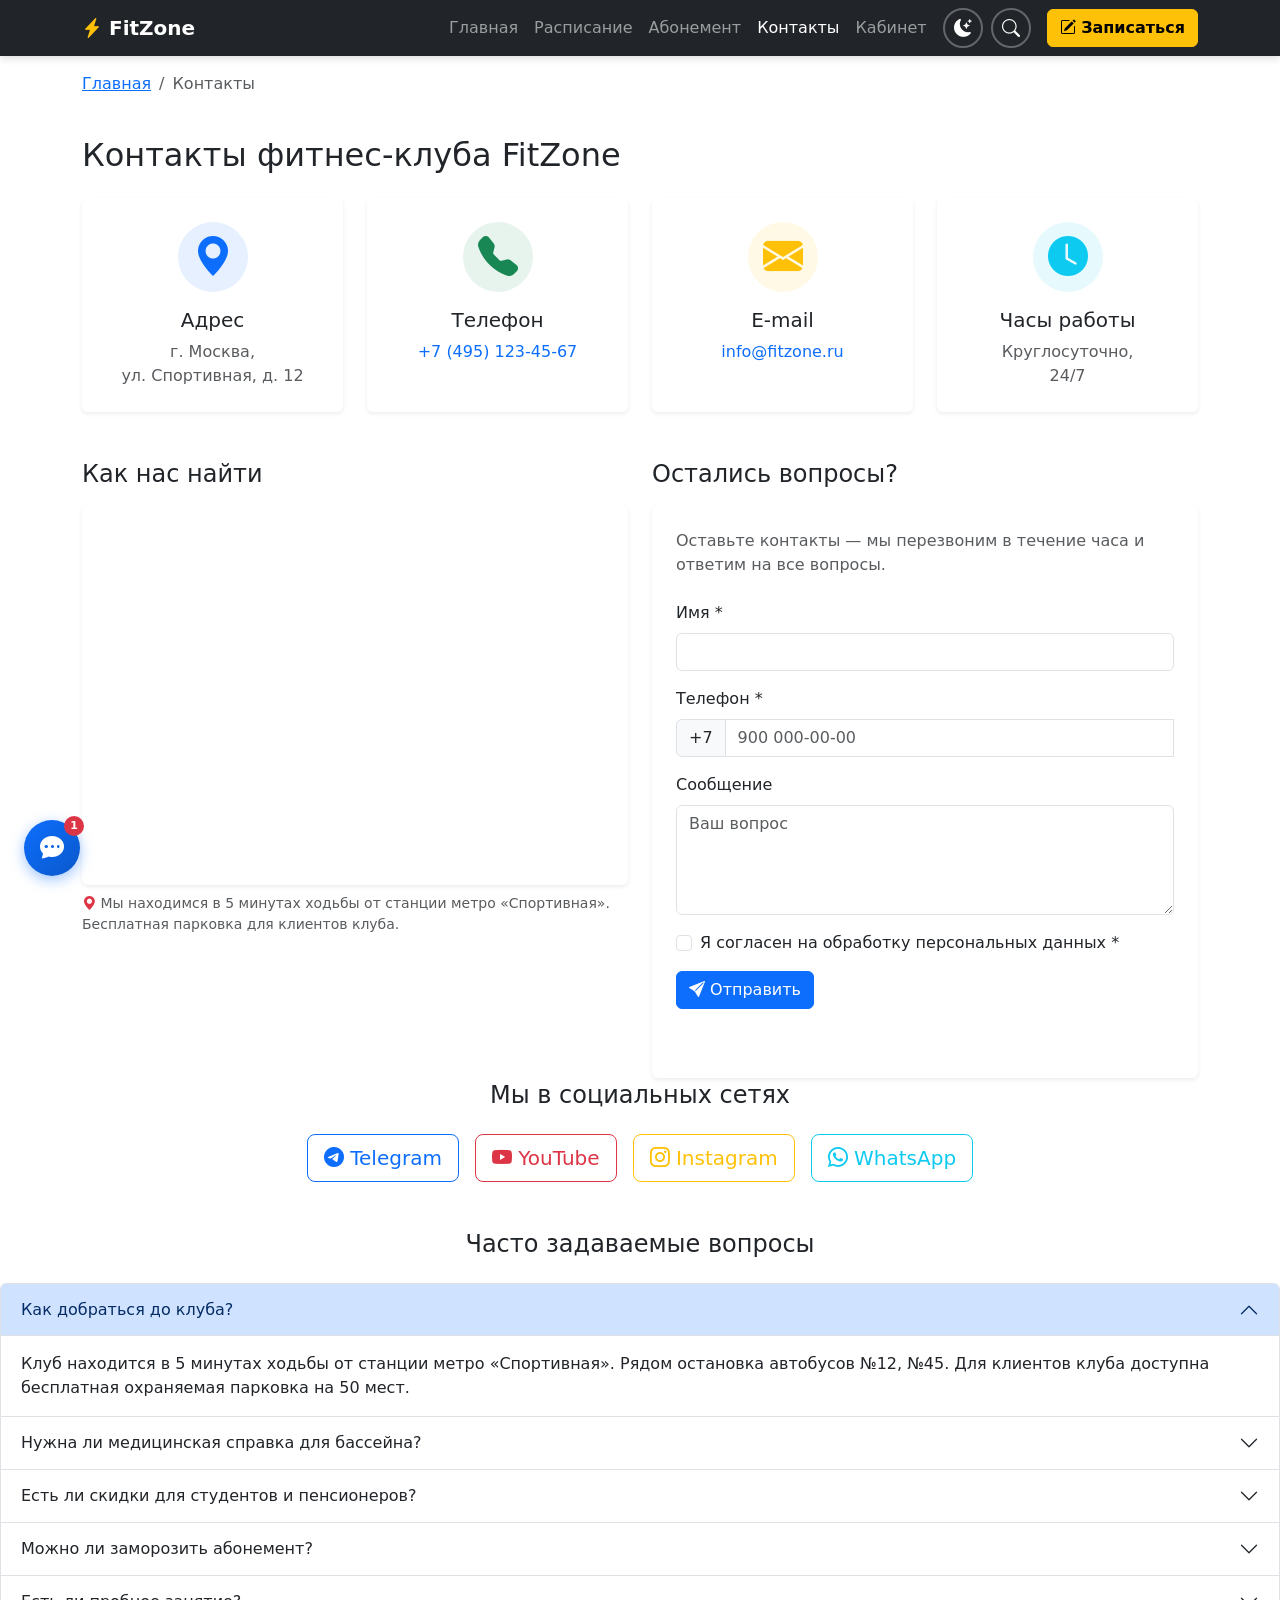
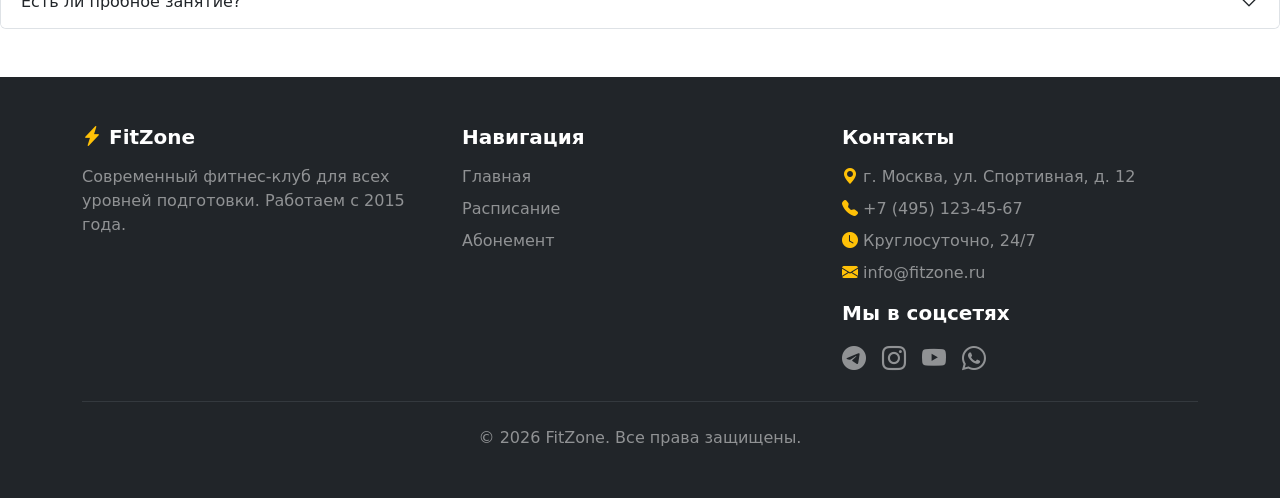
<file: contacts.html>
<!DOCTYPE html>
<html lang="ru">
<head>
  <meta charset="UTF-8">
  <meta name="viewport" content="width=device-width, initial-scale=1.0">
  <meta name="description" content="Контакты фитнес-клуба FitZone: адрес, телефон, email, часы работы, интерактивная карта и форма обратной связи.">
  <title>Контакты — FitZone</title>
  <link href="https://cdn.jsdelivr.net/npm/bootstrap@5.3.3/dist/css/bootstrap.min.css" rel="stylesheet">
  <link rel="stylesheet" href="https://cdn.jsdelivr.net/npm/bootstrap-icons@1.11.3/font/bootstrap-icons.css">
  <link rel="stylesheet" href="css/custom.css">
</head>
<body>

  <nav class="navbar navbar-expand-lg navbar-dark bg-dark sticky-top">
    <div class="container">
      <a class="navbar-brand fw-bold" href="index.html">
        <i class="bi bi-lightning-charge-fill text-warning"></i> FitZone
      </a>
      <button class="navbar-toggler" type="button" data-bs-toggle="collapse" data-bs-target="#mainNav">
        <span class="navbar-toggler-icon"></span>
      </button>
      <div class="collapse navbar-collapse" id="mainNav">
        <ul class="navbar-nav ms-auto">
          <li class="nav-item"><a class="nav-link" href="index.html">Главная</a></li>
          <li class="nav-item"><a class="nav-link" href="catalog.html">Расписание</a></li>
          <li class="nav-item"><a class="nav-link" href="product.html">Абонемент</a></li>
          <li class="nav-item"><a class="nav-link active" aria-current="page" href="contacts.html">Контакты</a></li>
          <li class="nav-item"><a class="nav-link" href="profile.html">Кабинет</a></li>
        </ul>
        <button class="theme-toggle" id="themeToggle" type="button" aria-label="Переключить тему">
  <i class="bi bi-moon-stars-fill" id="themeIcon"></i>
        </button>
        <button class="theme-toggle" id="searchToggle" type="button" aria-label="Поиск по сайту">
  <i class="bi bi-search"></i>
</button>
        <button class="btn btn-warning fw-bold ms-lg-3 mt-2 mt-lg-0" type="button" data-bs-toggle="modal" data-bs-target="#orderModal">
          <i class="bi bi-pencil-square"></i> Записаться
        </button>
      </div>
    </div>
  </nav>

  <div class="container py-3">
    <nav aria-label="breadcrumb">
      <ol class="breadcrumb mb-0">
        <li class="breadcrumb-item"><a href="index.html">Главная</a></li>
        <li class="breadcrumb-item active">Контакты</li>
      </ol>
    </nav>
  </div>

  <main class="container my-4">
    <h1 class="h2 mb-4">Контакты фитнес-клуба FitZone</h1>

    <!-- 4 карточки контактов -->
    <div class="row g-4 mb-5">
      <div class="col-12 col-md-6 col-lg-3">
        <div class="card h-100 text-center p-4 shadow-sm border-0">
          <div class="bg-primary bg-opacity-10 rounded-circle mx-auto mb-3 d-flex align-items-center justify-content-center" style="width: 70px; height: 70px;">
            <i class="bi bi-geo-alt-fill display-6 text-primary"></i>
          </div>
          <h3 class="h5">Адрес</h3>
          <p class="text-muted mb-0">г. Москва,<br>ул. Спортивная, д. 12</p>
        </div>
      </div>
      <div class="col-12 col-md-6 col-lg-3">
        <div class="card h-100 text-center p-4 shadow-sm border-0">
          <div class="bg-success bg-opacity-10 rounded-circle mx-auto mb-3 d-flex align-items-center justify-content-center" style="width: 70px; height: 70px;">
            <i class="bi bi-telephone-fill display-6 text-success"></i>
          </div>
          <h3 class="h5">Телефон</h3>
          <p class="text-muted mb-0">
            <a href="tel:+74951234567" class="text-decoration-none">+7 (495) 123-45-67</a>
          </p>
        </div>
      </div>
      <div class="col-12 col-md-6 col-lg-3">
        <div class="card h-100 text-center p-4 shadow-sm border-0">
          <div class="bg-warning bg-opacity-10 rounded-circle mx-auto mb-3 d-flex align-items-center justify-content-center" style="width: 70px; height: 70px;">
            <i class="bi bi-envelope-fill display-6 text-warning"></i>
          </div>
          <h3 class="h5">E-mail</h3>
          <p class="text-muted mb-0">
            <a href="mailto:info@fitzone.ru" class="text-decoration-none">info@fitzone.ru</a>
          </p>
        </div>
      </div>
      <div class="col-12 col-md-6 col-lg-3">
        <div class="card h-100 text-center p-4 shadow-sm border-0">
          <div class="bg-info bg-opacity-10 rounded-circle mx-auto mb-3 d-flex align-items-center justify-content-center" style="width: 70px; height: 70px;">
            <i class="bi bi-clock-fill display-6 text-info"></i>
          </div>
          <h3 class="h5">Часы работы</h3>
          <p class="text-muted mb-0">Круглосуточно,<br>24/7</p>
        </div>
      </div>
    </div>

    <!-- ОДНА строка: карта слева + форма справа -->
    <div class="row g-4">
      <div class="col-12 col-lg-6">
        <h2 class="h4 mb-3">Как нас найти</h2>
        <div class="card border-0 shadow-sm overflow-hidden">
          <iframe
            class="map-frame"
            src="https://yandex.ru/map-widget/v1/?text=Москва, Спортивная улица, 12&z=16"
            width="100%"
            height="380"
            frameborder="0"
            allowfullscreen="true"
            loading="lazy"
            title="Карта: фитнес-клуб FitZone, Москва, ул. Спортивная, д. 12">
          </iframe>
        </div>
        <p class="text-muted small mt-2 mb-0">
          <i class="bi bi-geo-alt-fill text-danger"></i>
          Мы находимся в 5 минутах ходьбы от станции метро «Спортивная». Бесплатная парковка для клиентов клуба.
        </p>
      </div>

      <div class="col-12 col-lg-6">
        <h2 class="h4 mb-3">Остались вопросы?</h2>
        <div class="card border-0 shadow-sm p-4 h-100">
          <p class="text-muted mb-4">Оставьте контакты — мы перезвоним в течение часа и ответим на все вопросы.</p>
          <form id="contactForm" novalidate>
            <div class="mb-3">
              <label for="contact-name" class="form-label">Имя *</label>
              <input id="contact-name" type="text" class="form-control" required minlength="2">
              <div class="invalid-feedback">Введите имя.</div>
            </div>
            <div class="mb-3">
              <label for="contact-phone" class="form-label">Телефон *</label>
              <div class="input-group">
                <span class="input-group-text">+7</span>
                <input id="contact-phone" type="tel" class="form-control" placeholder="900 000-00-00" required>
                <div class="invalid-feedback">Введите телефон.</div>
              </div>
            </div>
            <div class="mb-3">
              <label for="contact-message" class="form-label">Сообщение</label>
              <textarea id="contact-message" class="form-control" rows="4" placeholder="Ваш вопрос"></textarea>
            </div>
            <div class="form-check mb-3">
              <input id="contact-agree" class="form-check-input" type="checkbox" required>
              <label class="form-check-label" for="contact-agree">
                Я согласен на обработку персональных данных *
              </label>
            </div>
            <button class="btn btn-primary" type="submit">
              <i class="bi bi-send-fill"></i> Отправить
            </button>
          </form>
          <div class="alert alert-success d-none mt-3" id="contactSuccess" role="alert">
            <i class="bi bi-check-circle-fill"></i> Сообщение отправлено! Мы свяжемся с вами в ближайшее время.
          </div>
        </div>
      </div>
    </div>

    <!-- Соцсети -->
    <section class="mt-5 text-center">
      <h2 class="h4 mb-4">Мы в социальных сетях</h2>
      <div class="d-flex justify-content-center gap-3 flex-wrap">
        <a href="#" class="btn btn-outline-primary btn-lg"><i class="bi bi-telegram"></i> Telegram</a>
        <a href="#" class="btn btn-outline-danger btn-lg"><i class="bi bi-youtube"></i> YouTube</a>
        <a href="#" class="btn btn-outline-warning btn-lg"><i class="bi bi-instagram"></i> Instagram</a>
        <a href="#" class="btn btn-outline-info btn-lg"><i class="bi bi-whatsapp"></i> WhatsApp</a>
      </div>
    </section>
  </main>

      <!-- НОВЫЙ БЛОК: Часто задаваемые вопросы -->
    <section class="mt-5">
      <h2 class="h4 mb-4 text-center">Часто задаваемые вопросы</h2>
      <div class="accordion" id="faqAccordion">
        <div class="accordion-item">
          <h3 class="accordion-header">
            <button class="accordion-button" type="button" data-bs-toggle="collapse" data-bs-target="#faqOne" aria-expanded="true">
              Как добраться до клуба?
            </button>
          </h3>
          <div id="faqOne" class="accordion-collapse collapse show" data-bs-parent="#faqAccordion">
            <div class="accordion-body">
              Клуб находится в 5 минутах ходьбы от станции метро «Спортивная». Рядом остановка автобусов №12, №45. Для клиентов клуба доступна бесплатная охраняемая парковка на 50 мест.
            </div>
          </div>
        </div>
        <div class="accordion-item">
          <h3 class="accordion-header">
            <button class="accordion-button collapsed" type="button" data-bs-toggle="collapse" data-bs-target="#faqTwo" aria-expanded="false">
              Нужна ли медицинская справка для бассейна?
            </button>
          </h3>
          <div id="faqTwo" class="accordion-collapse collapse" data-bs-parent="#faqAccordion">
            <div class="accordion-body">
              Да, для посещения бассейна справка обязательна. Её можно оформить у нашего врача прямо в клубе за 500 руб. или принести свою из поликлиники. Для тренажёрного зала справка не обязательна, но рекомендуется.
            </div>
          </div>
        </div>
        <div class="accordion-item">
          <h3 class="accordion-header">
            <button class="accordion-button collapsed" type="button" data-bs-toggle="collapse" data-bs-target="#faqThree" aria-expanded="false">
              Есть ли скидки для студентов и пенсионеров?
            </button>
          </h3>
          <div id="faqThree" class="accordion-collapse collapse" data-bs-parent="#faqAccordion">
            <div class="accordion-body">
              Да! Студентам очной формы обучения предоставляется скидка 15% при предъявлении студенческого билета. Пенсионерам — скидка 20% в утренние часы (с 7:00 до 12:00). Скидки не суммируются с другими акциями.
            </div>
          </div>
        </div>
        <div class="accordion-item">
          <h3 class="accordion-header">
            <button class="accordion-button collapsed" type="button" data-bs-toggle="collapse" data-bs-target="#faqFour" aria-expanded="false">
              Можно ли заморозить абонемент?
            </button>
          </h3>
          <div id="faqFour" class="accordion-collapse collapse" data-bs-parent="#faqAccordion">
            <div class="accordion-body">
              Да, абонемент можно заморозить на срок до 14 дней в году бесплатно. Для заморозки на больший срок обратитесь к администратору — стоимость услуги составляет 200 руб. за каждый дополнительный день.
            </div>
          </div>
        </div>
        <div class="accordion-item">
          <h3 class="accordion-header">
            <button class="accordion-button collapsed" type="button" data-bs-toggle="collapse" data-bs-target="#faqFive" aria-expanded="false">
              Есть ли пробное занятие?
            </button>
          </h3>
          <div id="faqFive" class="accordion-collapse collapse" data-bs-parent="#faqAccordion">
            <div class="accordion-body">
              Да! Первое пробное занятие по любому направлению — бесплатно. Запишитесь через форму на сайте или позвоните нам, и администратор подберёт удобное время.
            </div>
          </div>
        </div>
      </div>
    </section>

  <!-- Модальное окно -->
  <div class="modal fade" id="orderModal" tabindex="-1" aria-labelledby="orderModalLabel" aria-hidden="true">
    <div class="modal-dialog modal-dialog-centered">
      <div class="modal-content">
        <div class="modal-header bg-primary text-white">
          <h2 class="modal-title h5" id="orderModalLabel">
            <i class="bi bi-pencil-square"></i> Быстрая запись на занятие
          </h2>
          <button type="button" class="btn-close btn-close-white" data-bs-dismiss="modal" aria-label="Закрыть"></button>
        </div>
        <div class="modal-body">
          <div class="alert alert-success d-none" id="successAlert" role="alert">
            <i class="bi bi-check-circle-fill"></i> <strong>Заявка отправлена!</strong> Администратор свяжется с вами в течение часа.
          </div>
          <p class="text-muted mb-3">Оставьте контакты — мы перезвоним в течение часа.</p>
          <form id="orderForm" novalidate>
            <div class="mb-3">
              <label for="modal-name" class="form-label">Имя *</label>
              <input id="modal-name" type="text" class="form-control" required minlength="2">
              <div class="invalid-feedback">Введите имя (минимум 2 символа).</div>
            </div>
            <div class="mb-3">
              <label for="modal-phone" class="form-label">Телефон *</label>
              <div class="input-group">
                <span class="input-group-text">+7</span>
                <input id="modal-phone" type="tel" class="form-control" placeholder="900 000-00-00" required>
                <div class="invalid-feedback">Введите телефон.</div>
              </div>
            </div>
            <div class="mb-3">
              <label for="modal-direction" class="form-label">Направление</label>
              <select id="modal-direction" class="form-select">
                <option selected>Выберите направление</option>
                <option value="crossfit">CrossFit</option>
                <option value="yoga">Йога</option>
                <option value="swim">Плавание</option>
                <option value="pilates">Пилатес</option>
                <option value="box">Бокс</option>
                <option value="stretch">Stretching</option>
              </select>
            </div>
            <div class="form-check mb-3">
              <input id="modal-agree" class="form-check-input" type="checkbox" required>
              <label class="form-check-label" for="modal-agree">
                Я согласен на обработку персональных данных *
              </label>
            </div>
          </form>
        </div>
        <div class="modal-footer">
          <button type="button" class="btn btn-outline-secondary" data-bs-dismiss="modal">Закрыть</button>
          <button type="button" class="btn btn-primary" id="submitOrder">
            <i class="bi bi-send-fill"></i> Отправить заявку
          </button>
        </div>
      </div>
    </div>
  </div>

  <!-- Подвал -->
    <footer class="site-footer text-white py-5 mt-5">
  <div class="container">
    <div class="row g-4">
      <div class="col-12 col-md-4">
        <h3 class="h5 fw-bold mb-3">
          <i class="bi bi-lightning-charge-fill text-warning"></i> FitZone
        </h3>
        <p class="text-white-50 mb-0">
          Современный фитнес-клуб для всех уровней подготовки. Работаем с 2015 года.
        </p>
      </div>
      <div class="col-12 col-md-4">
        <h3 class="h5 fw-bold mb-3">Навигация</h3>
        <ul class="list-unstyled mb-0">
          <li class="mb-2"><a class="text-white-50 text-decoration-none" href="index.html">Главная</a></li>
          <li class="mb-2"><a class="text-white-50 text-decoration-none" href="catalog.html">Расписание</a></li>
          <li class="mb-2"><a class="text-white-50 text-decoration-none" href="product.html">Абонемент</a></li>
          
        </ul>
      </div>
      <div class="col-12 col-md-4">
        <h3 class="h5 fw-bold mb-3">Контакты</h3>
        <ul class="list-unstyled text-white-50 mb-3">
          <li class="mb-2"><i class="bi bi-geo-alt-fill text-warning"></i> г. Москва, ул. Спортивная, д. 12</li>
          <li class="mb-2"><i class="bi bi-telephone-fill text-warning"></i> +7 (495) 123-45-67</li>
          <li class="mb-2"><i class="bi bi-clock-fill text-warning"></i> Круглосуточно, 24/7</li>
          <li class="mb-2"><i class="bi bi-envelope-fill text-warning"></i> info@fitzone.ru</li>
          
        </ul>
        <h3 class="h5 fw-bold mb-3">Мы в соцсетях</h3>
        <div class="d-flex gap-3">
          <a class="text-white-50" href="#" aria-label="Telegram"><i class="bi bi-telegram fs-4"></i></a>
          <a class="text-white-50" href="#" aria-label="Instagram"><i class="bi bi-instagram fs-4"></i></a>
          <a class="text-white-50" href="#" aria-label="YouTube"><i class="bi bi-youtube fs-4"></i></a>
          <a class="text-white-50" href="#" aria-label="WhatsApp"><i class="bi bi-whatsapp fs-4"></i></a>
        </div>
      </div>
    </div>
    <hr class="border-secondary my-4">
    <p class="mb-0 text-white-50 text-center">&copy; 2026 FitZone. Все права защищены.</p>
  </div>
</footer>

<button class="scroll-top-button" id="scrollTopButton" type="button" aria-label="Вернуться наверх страницы">
  <i class="bi bi-arrow-up-circle-fill"></i> Наверх
</button>

<!-- Виджет чата с поддержкой -->
<button class="chat-toggle" id="chatToggle" type="button" aria-label="Открыть чат с поддержкой">
  <i class="bi bi-chat-dots-fill"></i>
  <span class="chat-badge" id="chatBadge">1</span>
</button>

<div class="chat-window" id="chatWindow" hidden>
  <div class="chat-header">
    <div class="d-flex align-items-center">
      <div class="chat-avatar me-2">
        <i class="bi bi-headset"></i>
      </div>
      <div>
        <h3 class="h6 mb-0 text-white">Поддержка FitZone</h3>
        <small class="text-white-50"><span class="status-dot"></span> Онлайн</small>
      </div>
    </div>
    <button class="btn-close btn-close-white" id="chatClose" aria-label="Закрыть чат"></button>
  </div>
  <div class="chat-body" id="chatBody">
    <div class="chat-message bot">
      <p>Здравствуйте! 👋 Чем можем помочь?</p>
      <small class="text-muted">Сейчас</small>
    </div>
  </div>
  <form class="chat-form" id="chatForm">
    <input id="chatInput" type="text" class="form-control" placeholder="Напишите сообщение..." autocomplete="off">
    <button type="submit" class="btn btn-primary">
      <i class="bi bi-send-fill"></i>
    </button>
  </form>
</div>

<!-- Toast-уведомление -->
<div class="toast-container position-fixed bottom-0 end-0 p-3" style="z-index: 1100;">
  <div id="successToast" class="toast" role="alert" aria-live="assertive" aria-atomic="true">
    <div class="toast-header bg-success text-white">
      <i class="bi bi-check-circle-fill me-2"></i>
      <strong class="me-auto">FitZone</strong>
      <small>только что</small>
      <button type="button" class="btn-close btn-close-white" data-bs-dismiss="toast"></button>
    </div>
    <div class="toast-body">
      <i class="bi bi-check-circle-fill text-success"></i>
      <strong>Заявка отправлена!</strong> Администратор свяжется с вами в течение часа.
    </div>
  </div>
</div>

  <script src="https://cdn.jsdelivr.net/npm/bootstrap@5.3.3/dist/js/bootstrap.bundle.min.js"></script>
  <script src="js/main.js"></script>
  <script>
    // Валидация формы обратной связи на странице контактов
    const contactForm = document.getElementById('contactForm');
    const contactSuccess = document.getElementById('contactSuccess');
    if (contactForm) {
      contactForm.addEventListener('submit', (e) => {
        e.preventDefault();
        if (!contactForm.checkValidity()) {
          contactForm.classList.add('was-validated');
          return;
        }
        contactSuccess.classList.remove('d-none');
        contactForm.reset();
        contactForm.classList.remove('was-validated');
        setTimeout(() => contactSuccess.classList.add('d-none'), 4000);
      });
    }
  </script>
  <!-- Модальное окно поиска -->
<!-- Модальное окно поиска -->
<div class="modal fade" id="searchModal" tabindex="-1" aria-labelledby="searchModalLabel" aria-hidden="true">
  <div class="modal-dialog modal-dialog-centered modal-lg">
    <div class="modal-content">
      <div class="modal-header bg-primary text-white">
        <h2 class="modal-title h5" id="searchModalLabel">
          <i class="bi bi-search"></i> Поиск по сайту
        </h2>
        <button type="button" class="btn-close btn-close-white" data-bs-dismiss="modal" aria-label="Закрыть"></button>
      </div>
      <div class="modal-body">
        <input id="searchInput" type="text" class="form-control form-control-lg" placeholder="Введите запрос: CrossFit, йога, абонемент...">
        <div id="searchResults" class="mt-3"></div>
      </div>
    </div>
  </div>
</div>
</body>
</html>
</file>
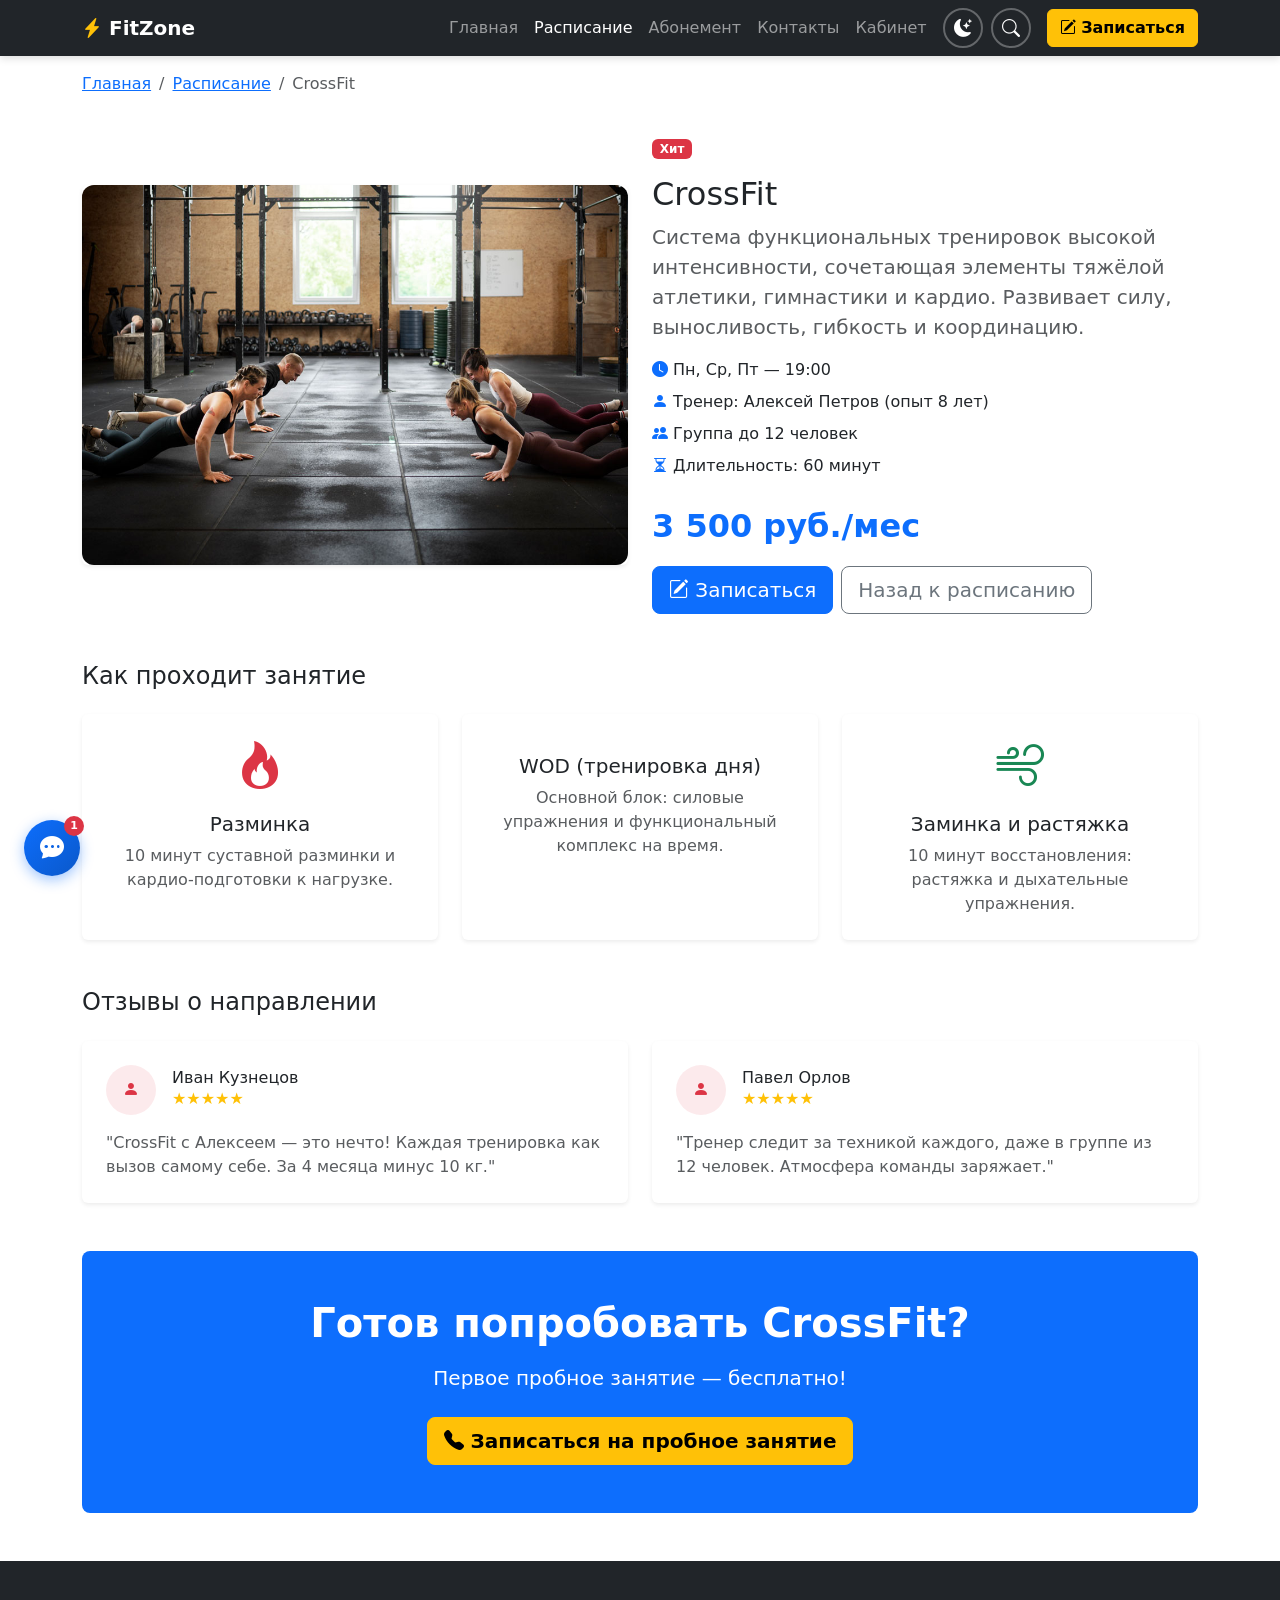
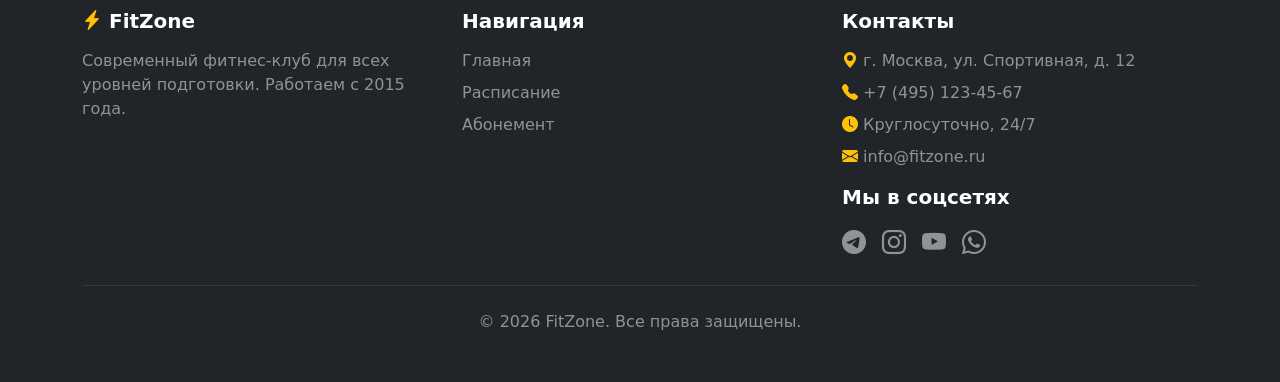
<file: crossfit.html>
<!DOCTYPE html>
<html lang="ru">
<head>
  <meta charset="UTF-8">
  <meta name="viewport" content="width=device-width, initial-scale=1.0">
  <meta name="description" content="CrossFit в FitZone — высокоинтенсивные функциональные тренировки с тренером Алексеем Петровым.">
  <title>CrossFit — FitZone</title>
  <link href="https://cdn.jsdelivr.net/npm/bootstrap@5.3.3/dist/css/bootstrap.min.css" rel="stylesheet">
  <link rel="stylesheet" href="https://cdn.jsdelivr.net/npm/bootstrap-icons@1.11.3/font/bootstrap-icons.css">
  <link rel="stylesheet" href="css/custom.css">
</head>
<body>

  <nav class="navbar navbar-expand-lg navbar-dark bg-dark sticky-top">
    <div class="container">
      <a class="navbar-brand fw-bold" href="index.html">
        <i class="bi bi-lightning-charge-fill text-warning"></i> FitZone
      </a>
      <button class="navbar-toggler" type="button" data-bs-toggle="collapse" data-bs-target="#mainNav">
        <span class="navbar-toggler-icon"></span>
      </button>
      <div class="collapse navbar-collapse" id="mainNav">
        <ul class="navbar-nav ms-auto">
          <li class="nav-item"><a class="nav-link" href="index.html">Главная</a></li>
          <li class="nav-item"><a class="nav-link active" aria-current="page" href="catalog.html">Расписание</a></li>
          <li class="nav-item"><a class="nav-link" href="product.html">Абонемент</a></li>
          <li class="nav-item"><a class="nav-link" href="contacts.html">Контакты</a></li>
          <li class="nav-item"><a class="nav-link" href="profile.html">Кабинет</a></li>
        </ul>
        <button class="theme-toggle" id="themeToggle" type="button" aria-label="Переключить тему">
  <i class="bi bi-moon-stars-fill" id="themeIcon"></i>
</button>
<button class="theme-toggle" id="searchToggle" type="button" aria-label="Поиск по сайту">
  <i class="bi bi-search"></i>
</button>
        <button class="btn btn-warning fw-bold ms-lg-3 mt-2 mt-lg-0" type="button" data-bs-toggle="modal" data-bs-target="#orderModal">
          <i class="bi bi-pencil-square"></i> Записаться
        </button>
      </div>
    </div>
  </nav>

  <div class="container py-3">
    <nav aria-label="breadcrumb">
      <ol class="breadcrumb mb-0">
        <li class="breadcrumb-item"><a href="index.html">Главная</a></li>
        <li class="breadcrumb-item"><a href="catalog.html">Расписание</a></li>
        <li class="breadcrumb-item active">CrossFit</li>
      </ol>
    </nav>
  </div>

  <main class="container my-4">

    <div class="row g-4 align-items-center">
      <div class="col-12 col-lg-6">
        <div class="card border-0 shadow-sm overflow-hidden">
          <img class="membership-image" src="images/crossfit.jpg" alt="CrossFit тренировки в FitZone" width="600" height="380">
        </div>
      </div>
      <div class="col-12 col-lg-6">
        <span class="badge bg-danger mb-3">Хит</span>
        <h1 class="h2">CrossFit</h1>
        <p class="lead text-muted">
          Система функциональных тренировок высокой интенсивности, сочетающая элементы тяжёлой атлетики,
          гимнастики и кардио. Развивает силу, выносливость, гибкость и координацию.
        </p>
        <ul class="list-unstyled mb-4">
          <li class="mb-2"><i class="bi bi-clock-fill text-primary"></i> Пн, Ср, Пт — 19:00</li>
          <li class="mb-2"><i class="bi bi-person-fill text-primary"></i> Тренер: Алексей Петров (опыт 8 лет)</li>
          <li class="mb-2"><i class="bi bi-people-fill text-primary"></i> Группа до 12 человек</li>
          <li class="mb-2"><i class="bi bi-hourglass-split text-primary"></i> Длительность: 60 минут</li>
        </ul>
        <p class="fs-2 fw-bold text-primary">3 500 руб./мес</p>
        <div class="d-flex gap-2">
          <button class="btn btn-primary btn-lg" type="button" data-bs-toggle="modal" data-bs-target="#orderModal">
            <i class="bi bi-pencil-square"></i> Записаться
          </button>
          <a class="btn btn-outline-secondary btn-lg" href="catalog.html">Назад к расписанию</a>
        </div>
      </div>
    </div>

    <section class="mt-5">
      <h2 class="h4 mb-4">Как проходит занятие</h2>
      <div class="row g-4">
        <div class="col-12 col-md-4">
          <div class="card h-100 p-4 text-center shadow-sm border-0">
            <i class="bi bi-fire display-5 text-danger mb-3"></i>
            <h3 class="h5">Разминка</h3>
            <p class="text-muted mb-0">10 минут суставной разминки и кардио-подготовки к нагрузке.</p>
          </div>
        </div>
        <div class="col-12 col-md-4">
          <div class="card h-100 p-4 text-center shadow-sm border-0">
            <i class="bi bi-barbell-fill display-5 text-primary mb-3"></i>
            <h3 class="h5">WOD (тренировка дня)</h3>
            <p class="text-muted mb-0">Основной блок: силовые упражнения и функциональный комплекс на время.</p>
          </div>
        </div>
        <div class="col-12 col-md-4">
          <div class="card h-100 p-4 text-center shadow-sm border-0">
            <i class="bi bi-wind display-5 text-success mb-3"></i>
            <h3 class="h5">Заминка и растяжка</h3>
            <p class="text-muted mb-0">10 минут восстановления: растяжка и дыхательные упражнения.</p>
          </div>
        </div>
      </div>
    </section>

    <section class="mt-5">
      <h2 class="h4 mb-4">Отзывы о направлении</h2>
      <div class="row g-4">
        <div class="col-12 col-md-6">
          <div class="card h-100 p-4 shadow-sm border-0">
            <div class="d-flex align-items-center mb-3">
              <div class="bg-danger bg-opacity-10 rounded-circle d-flex align-items-center justify-content-center me-3" style="width: 50px; height: 50px;">
                <i class="bi bi-person-fill text-danger"></i>
              </div>
              <div>
                <h3 class="h6 mb-0">Иван Кузнецов</h3>
                <div class="text-warning">★★★★★</div>
              </div>
            </div>
            <p class="text-muted mb-0">"CrossFit с Алексеем — это нечто! Каждая тренировка как вызов самому себе. За 4 месяца минус 10 кг."</p>
          </div>
        </div>
        <div class="col-12 col-md-6">
          <div class="card h-100 p-4 shadow-sm border-0">
            <div class="d-flex align-items-center mb-3">
              <div class="bg-danger bg-opacity-10 rounded-circle d-flex align-items-center justify-content-center me-3" style="width: 50px; height: 50px;">
                <i class="bi bi-person-fill text-danger"></i>
              </div>
              <div>
                <h3 class="h6 mb-0">Павел Орлов</h3>
                <div class="text-warning">★★★★★</div>
              </div>
            </div>
            <p class="text-muted mb-0">"Тренер следит за техникой каждого, даже в группе из 12 человек. Атмосфера команды заряжает."</p>
          </div>
        </div>
      </div>
    </section>

    <section class="bg-primary text-white py-5 mt-5 rounded-3">
      <div class="container text-center">
        <h2 class="display-6 fw-bold mb-3">Готов попробовать CrossFit?</h2>
        <p class="lead mb-4">Первое пробное занятие — бесплатно!</p>
        <button class="btn btn-warning btn-lg fw-bold" type="button" data-bs-toggle="modal" data-bs-target="#orderModal">
          <i class="bi bi-telephone-fill"></i> Записаться на пробное занятие
        </button>
      </div>
    </section>

  </main>

  <div class="modal fade" id="orderModal" tabindex="-1" aria-labelledby="orderModalLabel" aria-hidden="true">
    <div class="modal-dialog modal-dialog-centered">
      <div class="modal-content">
        <div class="modal-header bg-primary text-white">
          <h2 class="modal-title h5" id="orderModalLabel">
            <i class="bi bi-pencil-square"></i> Быстрая запись на занятие
          </h2>
          <button type="button" class="btn-close btn-close-white" data-bs-dismiss="modal" aria-label="Закрыть"></button>
        </div>
        <div class="modal-body">
          <div class="alert alert-success d-none" id="successAlert" role="alert">
            <i class="bi bi-check-circle-fill"></i> <strong>Заявка отправлена!</strong> Администратор свяжется с вами в течение часа.
          </div>
          <p class="text-muted mb-3">Оставьте контакты — мы перезвоним в течение часа.</p>
          <form id="orderForm" novalidate>
            <div class="mb-3">
              <label for="modal-name" class="form-label">Имя *</label>
              <input id="modal-name" type="text" class="form-control" required minlength="2">
              <div class="invalid-feedback">Введите имя (минимум 2 символа).</div>
            </div>
            <div class="mb-3">
              <label for="modal-phone" class="form-label">Телефон *</label>
              <div class="input-group">
                <span class="input-group-text">+7</span>
                <input id="modal-phone" type="tel" class="form-control" placeholder="900 000-00-00" required>
                <div class="invalid-feedback">Введите телефон.</div>
              </div>
            </div>
            <div class="mb-3">
              <label for="modal-direction" class="form-label">Направление</label>
              <select id="modal-direction" class="form-select">
                <option selected>Выберите направление</option>
                <option value="crossfit">CrossFit</option>
                <option value="yoga">Йога</option>
                <option value="swim">Плавание</option>
                <option value="pilates">Пилатес</option>
                <option value="box">Бокс</option>
                <option value="stretch">Stretching</option>
              </select>
            </div>
            <div class="form-check mb-3">
              <input id="modal-agree" class="form-check-input" type="checkbox" required>
              <label class="form-check-label" for="modal-agree">
                Я согласен на обработку персональных данных *
              </label>
            </div>
          </form>
        </div>
        <div class="modal-footer">
          <button type="button" class="btn btn-outline-secondary" data-bs-dismiss="modal">Закрыть</button>
          <button type="button" class="btn btn-primary" id="submitOrder">
            <i class="bi bi-send-fill"></i> Отправить заявку
          </button>
        </div>
      </div>
    </div>
  </div>

  <footer class="site-footer text-white py-5 mt-5">
  <div class="container">
    <div class="row g-4">
      <div class="col-12 col-md-4">
        <h3 class="h5 fw-bold mb-3">
          <i class="bi bi-lightning-charge-fill text-warning"></i> FitZone
        </h3>
        <p class="text-white-50 mb-0">
          Современный фитнес-клуб для всех уровней подготовки. Работаем с 2015 года.
        </p>
      </div>
      <div class="col-12 col-md-4">
        <h3 class="h5 fw-bold mb-3">Навигация</h3>
        <ul class="list-unstyled mb-0">
          <li class="mb-2"><a class="text-white-50 text-decoration-none" href="index.html">Главная</a></li>
          <li class="mb-2"><a class="text-white-50 text-decoration-none" href="catalog.html">Расписание</a></li>
          <li class="mb-2"><a class="text-white-50 text-decoration-none" href="product.html">Абонемент</a></li>
          
        </ul>
      </div>
      <div class="col-12 col-md-4">
        <h3 class="h5 fw-bold mb-3">Контакты</h3>
        <ul class="list-unstyled text-white-50 mb-3">
          <li class="mb-2"><i class="bi bi-geo-alt-fill text-warning"></i> г. Москва, ул. Спортивная, д. 12</li>
          <li class="mb-2"><i class="bi bi-telephone-fill text-warning"></i> +7 (495) 123-45-67</li>
          <li class="mb-2"><i class="bi bi-clock-fill text-warning"></i> Круглосуточно, 24/7</li>
          <li class="mb-2"><i class="bi bi-envelope-fill text-warning"></i> info@fitzone.ru</li>
          
        </ul>
        <h3 class="h5 fw-bold mb-3">Мы в соцсетях</h3>
        <div class="d-flex gap-3">
          <a class="text-white-50" href="#" aria-label="Telegram"><i class="bi bi-telegram fs-4"></i></a>
          <a class="text-white-50" href="#" aria-label="Instagram"><i class="bi bi-instagram fs-4"></i></a>
          <a class="text-white-50" href="#" aria-label="YouTube"><i class="bi bi-youtube fs-4"></i></a>
          <a class="text-white-50" href="#" aria-label="WhatsApp"><i class="bi bi-whatsapp fs-4"></i></a>
        </div>
      </div>
    </div>
    <hr class="border-secondary my-4">
    <p class="mb-0 text-white-50 text-center">&copy; 2026 FitZone. Все права защищены.</p>
  </div>
</footer>

<button class="scroll-top-button" id="scrollTopButton" type="button" aria-label="Вернуться наверх страницы">
  <i class="bi bi-arrow-up-circle-fill"></i> Наверх
</button>

<!-- Виджет чата с поддержкой -->
<button class="chat-toggle" id="chatToggle" type="button" aria-label="Открыть чат с поддержкой">
  <i class="bi bi-chat-dots-fill"></i>
  <span class="chat-badge" id="chatBadge">1</span>
</button>

<div class="chat-window" id="chatWindow" hidden>
  <div class="chat-header">
    <div class="d-flex align-items-center">
      <div class="chat-avatar me-2">
        <i class="bi bi-headset"></i>
      </div>
      <div>
        <h3 class="h6 mb-0 text-white">Поддержка FitZone</h3>
        <small class="text-white-50"><span class="status-dot"></span> Онлайн</small>
      </div>
    </div>
    <button class="btn-close btn-close-white" id="chatClose" aria-label="Закрыть чат"></button>
  </div>
  <div class="chat-body" id="chatBody">
    <div class="chat-message bot">
      <p>Здравствуйте! 👋 Чем можем помочь?</p>
      <small class="text-muted">Сейчас</small>
    </div>
  </div>
  <form class="chat-form" id="chatForm">
    <input id="chatInput" type="text" class="form-control" placeholder="Напишите сообщение..." autocomplete="off">
    <button type="submit" class="btn btn-primary">
      <i class="bi bi-send-fill"></i>
    </button>
  </form>
</div>

<!-- Toast-уведомление -->
<div class="toast-container position-fixed bottom-0 end-0 p-3" style="z-index: 1100;">
  <div id="successToast" class="toast" role="alert" aria-live="assertive" aria-atomic="true">
    <div class="toast-header bg-success text-white">
      <i class="bi bi-check-circle-fill me-2"></i>
      <strong class="me-auto">FitZone</strong>
      <small>только что</small>
      <button type="button" class="btn-close btn-close-white" data-bs-dismiss="toast"></button>
    </div>
    <div class="toast-body">
      <i class="bi bi-check-circle-fill text-success"></i>
      <strong>Заявка отправлена!</strong> Администратор свяжется с вами в течение часа.
    </div>
  </div>
</div>

  <script src="https://cdn.jsdelivr.net/npm/bootstrap@5.3.3/dist/js/bootstrap.bundle.min.js"></script>
  <script src="js/main.js"></script>
  <!-- Модальное окно поиска -->
<!-- Модальное окно поиска -->
<div class="modal fade" id="searchModal" tabindex="-1" aria-labelledby="searchModalLabel" aria-hidden="true">
  <div class="modal-dialog modal-dialog-centered modal-lg">
    <div class="modal-content">
      <div class="modal-header bg-primary text-white">
        <h2 class="modal-title h5" id="searchModalLabel">
          <i class="bi bi-search"></i> Поиск по сайту
        </h2>
        <button type="button" class="btn-close btn-close-white" data-bs-dismiss="modal" aria-label="Закрыть"></button>
      </div>
      <div class="modal-body">
        <input id="searchInput" type="text" class="form-control form-control-lg" placeholder="Введите запрос: CrossFit, йога, абонемент...">
        <div id="searchResults" class="mt-3"></div>
      </div>
    </div>
  </div>
</div>
</body>
</html>
</file>
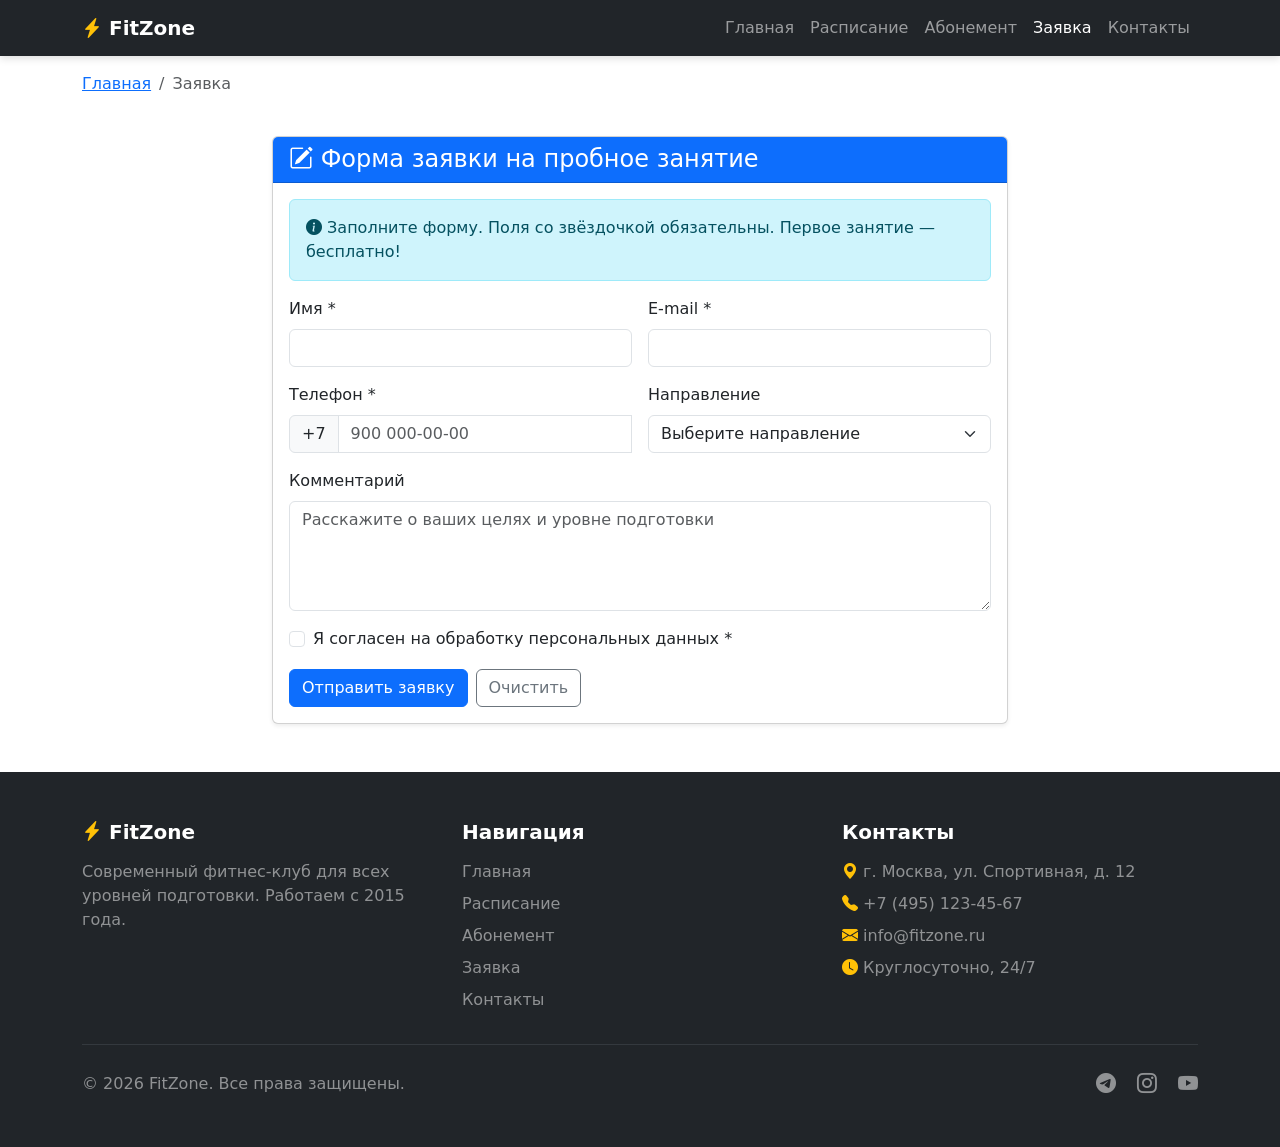
<file: order.html>
<!DOCTYPE html>
<html lang="ru">
<head>
  <meta charset="UTF-8">
  <meta name="viewport" content="width=device-width, initial-scale=1.0">
  <title>Заявка на пробное занятие — FitZone</title>
  <link href="https://cdn.jsdelivr.net/npm/bootstrap@5.3.3/dist/css/bootstrap.min.css" rel="stylesheet">
  <link rel="stylesheet" href="https://cdn.jsdelivr.net/npm/bootstrap-icons@1.11.3/font/bootstrap-icons.css">
  <link rel="stylesheet" href="css/custom.css">
</head>
<body>

  <nav class="navbar navbar-expand-lg navbar-dark bg-dark sticky-top">
    <div class="container">
      <a class="navbar-brand fw-bold" href="index.html"><i class="bi bi-lightning-charge-fill text-warning"></i> FitZone</a>
      <button class="navbar-toggler" type="button" data-bs-toggle="collapse" data-bs-target="#mainNav">
        <span class="navbar-toggler-icon"></span>
      </button>
      <div class="collapse navbar-collapse" id="mainNav">
        <ul class="navbar-nav ms-auto">
          <li class="nav-item"><a class="nav-link" href="index.html">Главная</a></li>
          <li class="nav-item"><a class="nav-link" href="catalog.html">Расписание</a></li>
          <li class="nav-item"><a class="nav-link" href="product.html">Абонемент</a></li>
          <li class="nav-item"><a class="nav-link active" aria-current="page" href="order.html">Заявка</a></li>
          <li class="nav-item"><a class="nav-link" href="contacts.html">Контакты</a></li>
        </ul>
      </div>
    </div>
  </nav>

  <div class="container py-3">
    <nav aria-label="breadcrumb">
      <ol class="breadcrumb mb-0">
        <li class="breadcrumb-item"><a href="index.html">Главная</a></li>
        <li class="breadcrumb-item active">Заявка</li>
      </ol>
    </nav>
  </div>

  <main class="container my-4">
    <div class="row justify-content-center">
      <div class="col-12 col-lg-8">
        <div class="card shadow-sm">
          <div class="card-header bg-primary text-white">
            <h1 class="h4 mb-0"><i class="bi bi-pencil-square"></i> Форма заявки на пробное занятие</h1>
          </div>
          <div class="card-body">
            <div class="alert alert-info" role="alert">
              <i class="bi bi-info-circle-fill"></i> Заполните форму. Поля со звёздочкой обязательны. Первое занятие — бесплатно!
            </div>

            <!-- Сообщение об успехе (скрыто по умолчанию) -->
            <div class="alert alert-success d-none" id="successAlert" role="alert">
              <i class="bi bi-check-circle-fill"></i> <strong>Заявка отправлена!</strong> Администратор свяжется с вами в течение часа.
            </div>

            <form id="orderForm" novalidate>
              <div class="row g-3">
                <div class="col-12 col-md-6">
                  <label for="order-name" class="form-label">Имя *</label>
                  <input id="order-name" name="name" type="text" class="form-control" required minlength="2">
                  <div class="invalid-feedback">Введите имя (минимум 2 символа).</div>
                </div>
                <div class="col-12 col-md-6">
                  <label for="order-email" class="form-label">E-mail *</label>
                  <input id="order-email" name="email" type="email" class="form-control" required>
                  <div class="invalid-feedback">Введите корректный e-mail.</div>
                </div>
                <div class="col-12 col-md-6">
                  <label for="order-phone" class="form-label">Телефон *</label>
                  <div class="input-group">
                    <span class="input-group-text">+7</span>
                    <input id="order-phone" name="phone" type="tel" class="form-control" placeholder="900 000-00-00" required>
                    <div class="invalid-feedback">Введите телефон.</div>
                  </div>
                </div>
                <div class="col-12 col-md-6">
                  <label for="order-direction" class="form-label">Направление</label>
                  <select id="order-direction" name="direction" class="form-select">
                    <option selected>Выберите направление</option>
                    <option value="crossfit">CrossFit</option>
                    <option value="yoga">Йога</option>
                    <option value="swim">Плавание</option>
                    <option value="pilates">Пилатес</option>
                    <option value="box">Бокс</option>
                    <option value="stretch">Stretching</option>
                  </select>
                </div>
                <div class="col-12">
                  <label for="order-comment" class="form-label">Комментарий</label>
                  <textarea id="order-comment" name="comment" class="form-control" rows="4" placeholder="Расскажите о ваших целях и уровне подготовки"></textarea>
                </div>
                <div class="col-12">
                  <div class="form-check">
                    <input id="order-agree" class="form-check-input" type="checkbox" required>
                    <label class="form-check-label" for="order-agree">Я согласен на обработку персональных данных *</label>
                    <div class="invalid-feedback">Необходимо согласие.</div>
                  </div>
                </div>
                <div class="col-12 d-flex gap-2">
                  <button class="btn btn-primary" type="submit">Отправить заявку</button>
                  <button class="btn btn-outline-secondary" type="reset">Очистить</button>
                </div>
              </div>
            </form>
          </div>
        </div>
      </div>
    </div>
  </main>

<footer class="site-footer text-white py-5 mt-5">
  <div class="container">
    <div class="row g-4">
      <div class="col-12 col-md-4">
        <h3 class="h5 fw-bold mb-3">
          <i class="bi bi-lightning-charge-fill text-warning"></i> FitZone
        </h3>
        <p class="text-white-50 mb-0">
          Современный фитнес-клуб для всех уровней подготовки. Работаем с 2015 года.
        </p>
      </div>
      <div class="col-12 col-md-4">
        <h3 class="h5 fw-bold mb-3">Навигация</h3>
        <ul class="list-unstyled mb-0">
          <li class="mb-2"><a class="text-white-50 text-decoration-none" href="index.html">Главная</a></li>
          <li class="mb-2"><a class="text-white-50 text-decoration-none" href="catalog.html">Расписание</a></li>
          <li class="mb-2"><a class="text-white-50 text-decoration-none" href="product.html">Абонемент</a></li>
          <li class="mb-2"><a class="text-white-50 text-decoration-none" href="order.html">Заявка</a></li>
          <li class="mb-2"><a class="text-white-50 text-decoration-none" href="contacts.html">Контакты</a></li>
        </ul>
      </div>
      <div class="col-12 col-md-4">
        <h3 class="h5 fw-bold mb-3">Контакты</h3>
        <ul class="list-unstyled text-white-50 mb-0">
          <li class="mb-2"><i class="bi bi-geo-alt-fill text-warning"></i> г. Москва, ул. Спортивная, д. 12</li>
          <li class="mb-2"><i class="bi bi-telephone-fill text-warning"></i> +7 (495) 123-45-67</li>
          <li class="mb-2"><i class="bi bi-envelope-fill text-warning"></i> info@fitzone.ru</li>
          <li class="mb-2"><i class="bi bi-clock-fill text-warning"></i> Круглосуточно, 24/7</li>
        </ul>
      </div>
    </div>
    <hr class="border-secondary my-4">
    <div class="row align-items-center">
      <div class="col-12 col-md-6">
        <p class="mb-0 text-white-50">&copy; 2026 FitZone. Все права защищены.</p>
      </div>
      <div class="col-12 col-md-6 text-md-end">
        <a class="text-white-50 me-3" href="#"><i class="bi bi-telegram fs-5"></i></a>
        <a class="text-white-50 me-3" href="#"><i class="bi bi-instagram fs-5"></i></a>
        <a class="text-white-50" href="#"><i class="bi bi-youtube fs-5"></i></a>
      </div>
    </div>
  </div>
</footer>

  <button class="scroll-top-button" id="scrollTopButton" type="button" aria-label="Наверх">
    <i class="bi bi-arrow-up"></i>
  </button>

  <script src="https://cdn.jsdelivr.net/npm/bootstrap@5.3.3/dist/js/bootstrap.bundle.min.js"></script>
  <script src="js/main.js"></script>
</body>
</html>
</file>
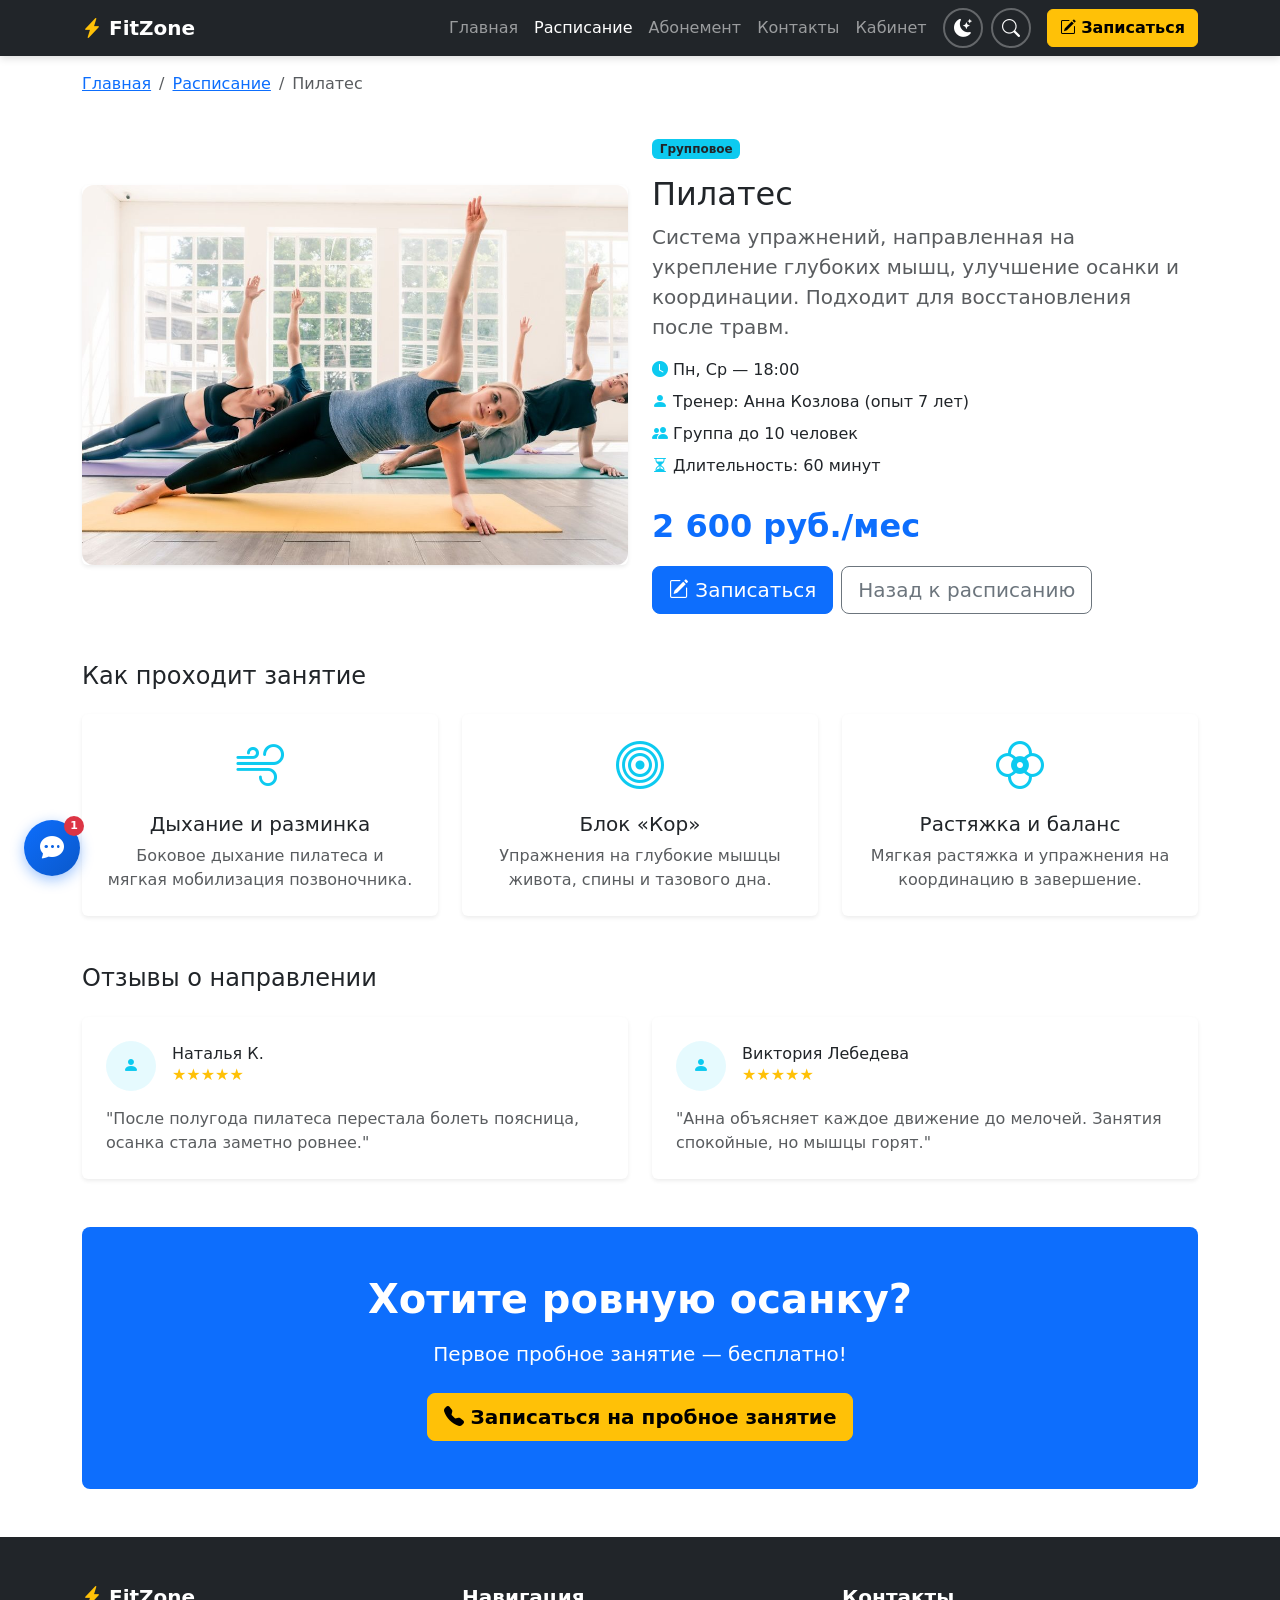
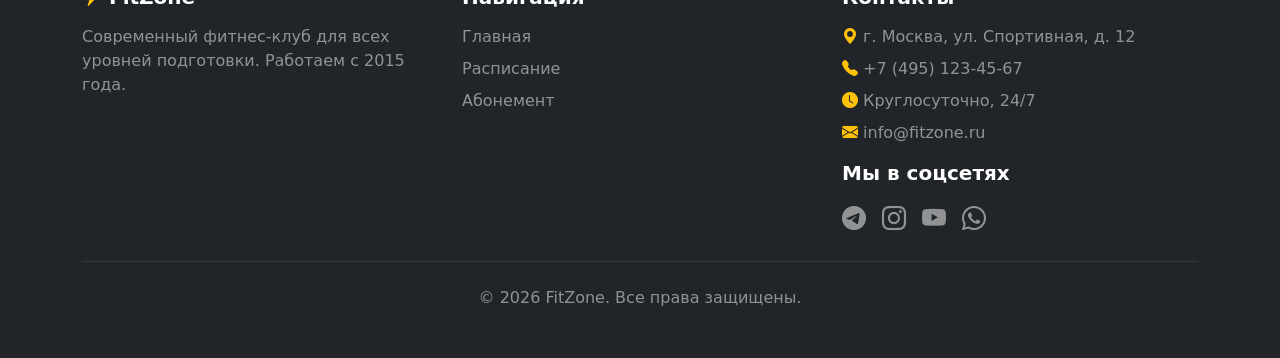
<file: pilates.html>
<!DOCTYPE html>
<html lang="ru">
<head>
  <meta charset="UTF-8">
  <meta name="viewport" content="width=device-width, initial-scale=1.0">
  <meta name="description" content="Пилатес в FitZone — укрепление мышц кора и осанки с сертифицированным инструктором Анной Козловой.">
  <title>Пилатес — FitZone</title>
  <link href="https://cdn.jsdelivr.net/npm/bootstrap@5.3.3/dist/css/bootstrap.min.css" rel="stylesheet">
  <link rel="stylesheet" href="https://cdn.jsdelivr.net/npm/bootstrap-icons@1.11.3/font/bootstrap-icons.css">
  <link rel="stylesheet" href="css/custom.css">
</head>
<body>

  <nav class="navbar navbar-expand-lg navbar-dark bg-dark sticky-top">
    <div class="container">
      <a class="navbar-brand fw-bold" href="index.html">
        <i class="bi bi-lightning-charge-fill text-warning"></i> FitZone
      </a>
      <button class="navbar-toggler" type="button" data-bs-toggle="collapse" data-bs-target="#mainNav">
        <span class="navbar-toggler-icon"></span>
      </button>
      <div class="collapse navbar-collapse" id="mainNav">
        <ul class="navbar-nav ms-auto">
          <li class="nav-item"><a class="nav-link" href="index.html">Главная</a></li>
          <li class="nav-item"><a class="nav-link active" aria-current="page" href="catalog.html">Расписание</a></li>
          <li class="nav-item"><a class="nav-link" href="product.html">Абонемент</a></li>
          <li class="nav-item"><a class="nav-link" href="contacts.html">Контакты</a></li>
          <li class="nav-item"><a class="nav-link" href="profile.html">Кабинет</a></li>
        </ul>
        <button class="theme-toggle" id="themeToggle" type="button" aria-label="Переключить тему">
  <i class="bi bi-moon-stars-fill" id="themeIcon"></i>
</button>
<button class="theme-toggle" id="searchToggle" type="button" aria-label="Поиск по сайту">
  <i class="bi bi-search"></i>
</button>
        <button class="btn btn-warning fw-bold ms-lg-3 mt-2 mt-lg-0" type="button" data-bs-toggle="modal" data-bs-target="#orderModal">
          <i class="bi bi-pencil-square"></i> Записаться
        </button>
      </div>
    </div>
  </nav>

  <div class="container py-3">
    <nav aria-label="breadcrumb">
      <ol class="breadcrumb mb-0">
        <li class="breadcrumb-item"><a href="index.html">Главная</a></li>
        <li class="breadcrumb-item"><a href="catalog.html">Расписание</a></li>
        <li class="breadcrumb-item active">Пилатес</li>
      </ol>
    </nav>
  </div>

  <main class="container my-4">

    <div class="row g-4 align-items-center">
      <div class="col-12 col-lg-6">
        <div class="card border-0 shadow-sm overflow-hidden">
          <img class="membership-image" src="images/pilates.jpg" alt="Занятия пилатесом в FitZone" width="600" height="380">
        </div>
      </div>
      <div class="col-12 col-lg-6">
        <span class="badge bg-info text-dark mb-3">Групповое</span>
        <h1 class="h2">Пилатес</h1>
        <p class="lead text-muted">
          Система упражнений, направленная на укрепление глубоких мышц, улучшение осанки и координации.
          Подходит для восстановления после травм.
        </p>
        <ul class="list-unstyled mb-4">
          <li class="mb-2"><i class="bi bi-clock-fill text-info"></i> Пн, Ср — 18:00</li>
          <li class="mb-2"><i class="bi bi-person-fill text-info"></i> Тренер: Анна Козлова (опыт 7 лет)</li>
          <li class="mb-2"><i class="bi bi-people-fill text-info"></i> Группа до 10 человек</li>
          <li class="mb-2"><i class="bi bi-hourglass-split text-info"></i> Длительность: 60 минут</li>
        </ul>
        <p class="fs-2 fw-bold text-primary">2 600 руб./мес</p>
        <div class="d-flex gap-2">
          <button class="btn btn-primary btn-lg" type="button" data-bs-toggle="modal" data-bs-target="#orderModal">
            <i class="bi bi-pencil-square"></i> Записаться
          </button>
          <a class="btn btn-outline-secondary btn-lg" href="catalog.html">Назад к расписанию</a>
        </div>
      </div>
    </div>

    <section class="mt-5">
      <h2 class="h4 mb-4">Как проходит занятие</h2>
      <div class="row g-4">
        <div class="col-12 col-md-4">
          <div class="card h-100 p-4 text-center shadow-sm border-0">
            <i class="bi bi-wind display-5 text-info mb-3"></i>
            <h3 class="h5">Дыхание и разминка</h3>
            <p class="text-muted mb-0">Боковое дыхание пилатеса и мягкая мобилизация позвоночника.</p>
          </div>
        </div>
        <div class="col-12 col-md-4">
          <div class="card h-100 p-4 text-center shadow-sm border-0">
            <i class="bi bi-bullseye display-5 text-info mb-3"></i>
            <h3 class="h5">Блок «Кор»</h3>
            <p class="text-muted mb-0">Упражнения на глубокие мышцы живота, спины и тазового дна.</p>
          </div>
        </div>
        <div class="col-12 col-md-4">
          <div class="card h-100 p-4 text-center shadow-sm border-0">
            <i class="bi bi-flower2 display-5 text-info mb-3"></i>
            <h3 class="h5">Растяжка и баланс</h3>
            <p class="text-muted mb-0">Мягкая растяжка и упражнения на координацию в завершение.</p>
          </div>
        </div>
      </div>
    </section>

    <section class="mt-5">
      <h2 class="h4 mb-4">Отзывы о направлении</h2>
      <div class="row g-4">
        <div class="col-12 col-md-6">
          <div class="card h-100 p-4 shadow-sm border-0">
            <div class="d-flex align-items-center mb-3">
              <div class="bg-info bg-opacity-10 rounded-circle d-flex align-items-center justify-content-center me-3" style="width: 50px; height: 50px;">
                <i class="bi bi-person-fill text-info"></i>
              </div>
              <div>
                <h3 class="h6 mb-0">Наталья К.</h3>
                <div class="text-warning">★★★★★</div>
              </div>
            </div>
            <p class="text-muted mb-0">"После полугода пилатеса перестала болеть поясница, осанка стала заметно ровнее."</p>
          </div>
        </div>
        <div class="col-12 col-md-6">
          <div class="card h-100 p-4 shadow-sm border-0">
            <div class="d-flex align-items-center mb-3">
              <div class="bg-info bg-opacity-10 rounded-circle d-flex align-items-center justify-content-center me-3" style="width: 50px; height: 50px;">
                <i class="bi bi-person-fill text-info"></i>
              </div>
              <div>
                <h3 class="h6 mb-0">Виктория Лебедева</h3>
                <div class="text-warning">★★★★★</div>
              </div>
            </div>
            <p class="text-muted mb-0">"Анна объясняет каждое движение до мелочей. Занятия спокойные, но мышцы горят."</p>
          </div>
        </div>
      </div>
    </section>

    <section class="bg-primary text-white py-5 mt-5 rounded-3">
      <div class="container text-center">
        <h2 class="display-6 fw-bold mb-3">Хотите ровную осанку?</h2>
        <p class="lead mb-4">Первое пробное занятие — бесплатно!</p>
        <button class="btn btn-warning btn-lg fw-bold" type="button" data-bs-toggle="modal" data-bs-target="#orderModal">
          <i class="bi bi-telephone-fill"></i> Записаться на пробное занятие
        </button>
      </div>
    </section>

  </main>

  <div class="modal fade" id="orderModal" tabindex="-1" aria-labelledby="orderModalLabel" aria-hidden="true">
    <div class="modal-dialog modal-dialog-centered">
      <div class="modal-content">
        <div class="modal-header bg-primary text-white">
          <h2 class="modal-title h5" id="orderModalLabel">
            <i class="bi bi-pencil-square"></i> Быстрая запись на занятие
          </h2>
          <button type="button" class="btn-close btn-close-white" data-bs-dismiss="modal" aria-label="Закрыть"></button>
        </div>
        <div class="modal-body">
          <div class="alert alert-success d-none" id="successAlert" role="alert">
            <i class="bi bi-check-circle-fill"></i> <strong>Заявка отправлена!</strong> Администратор свяжется с вами в течение часа.
          </div>
          <p class="text-muted mb-3">Оставьте контакты — мы перезвоним в течение часа.</p>
          <form id="orderForm" novalidate>
            <div class="mb-3">
              <label for="modal-name" class="form-label">Имя *</label>
              <input id="modal-name" type="text" class="form-control" required minlength="2">
              <div class="invalid-feedback">Введите имя (минимум 2 символа).</div>
            </div>
            <div class="mb-3">
              <label for="modal-phone" class="form-label">Телефон *</label>
              <div class="input-group">
                <span class="input-group-text">+7</span>
                <input id="modal-phone" type="tel" class="form-control" placeholder="900 000-00-00" required>
                <div class="invalid-feedback">Введите телефон.</div>
              </div>
            </div>
            <div class="mb-3">
              <label for="modal-direction" class="form-label">Направление</label>
              <select id="modal-direction" class="form-select">
                <option selected>Выберите направление</option>
                <option value="crossfit">CrossFit</option>
                <option value="yoga">Йога</option>
                <option value="swim">Плавание</option>
                <option value="pilates">Пилатес</option>
                <option value="box">Бокс</option>
                <option value="stretch">Stretching</option>
              </select>
            </div>
            <div class="form-check mb-3">
              <input id="modal-agree" class="form-check-input" type="checkbox" required>
              <label class="form-check-label" for="modal-agree">
                Я согласен на обработку персональных данных *
              </label>
            </div>
          </form>
        </div>
        <div class="modal-footer">
          <button type="button" class="btn btn-outline-secondary" data-bs-dismiss="modal">Закрыть</button>
          <button type="button" class="btn btn-primary" id="submitOrder">
            <i class="bi bi-send-fill"></i> Отправить заявку
          </button>
        </div>
      </div>
    </div>
  </div>

  <footer class="site-footer text-white py-5 mt-5">
  <div class="container">
    <div class="row g-4">
      <div class="col-12 col-md-4">
        <h3 class="h5 fw-bold mb-3">
          <i class="bi bi-lightning-charge-fill text-warning"></i> FitZone
        </h3>
        <p class="text-white-50 mb-0">
          Современный фитнес-клуб для всех уровней подготовки. Работаем с 2015 года.
        </p>
      </div>
      <div class="col-12 col-md-4">
        <h3 class="h5 fw-bold mb-3">Навигация</h3>
        <ul class="list-unstyled mb-0">
          <li class="mb-2"><a class="text-white-50 text-decoration-none" href="index.html">Главная</a></li>
          <li class="mb-2"><a class="text-white-50 text-decoration-none" href="catalog.html">Расписание</a></li>
          <li class="mb-2"><a class="text-white-50 text-decoration-none" href="product.html">Абонемент</a></li>
          
        </ul>
      </div>
      <div class="col-12 col-md-4">
        <h3 class="h5 fw-bold mb-3">Контакты</h3>
        <ul class="list-unstyled text-white-50 mb-3">
          <li class="mb-2"><i class="bi bi-geo-alt-fill text-warning"></i> г. Москва, ул. Спортивная, д. 12</li>
          <li class="mb-2"><i class="bi bi-telephone-fill text-warning"></i> +7 (495) 123-45-67</li>
          <li class="mb-2"><i class="bi bi-clock-fill text-warning"></i> Круглосуточно, 24/7</li>
          <li class="mb-2"><i class="bi bi-envelope-fill text-warning"></i> info@fitzone.ru</li>
          
        </ul>
        <h3 class="h5 fw-bold mb-3">Мы в соцсетях</h3>
        <div class="d-flex gap-3">
          <a class="text-white-50" href="#" aria-label="Telegram"><i class="bi bi-telegram fs-4"></i></a>
          <a class="text-white-50" href="#" aria-label="Instagram"><i class="bi bi-instagram fs-4"></i></a>
          <a class="text-white-50" href="#" aria-label="YouTube"><i class="bi bi-youtube fs-4"></i></a>
          <a class="text-white-50" href="#" aria-label="WhatsApp"><i class="bi bi-whatsapp fs-4"></i></a>
        </div>
      </div>
    </div>
    <hr class="border-secondary my-4">
    <p class="mb-0 text-white-50 text-center">&copy; 2026 FitZone. Все права защищены.</p>
  </div>
</footer>

  <button class="scroll-top-button" id="scrollTopButton" type="button" aria-label="Вернуться наверх страницы">
  <i class="bi bi-arrow-up-circle-fill"></i> Наверх
</button>

<!-- Виджет чата с поддержкой -->
<button class="chat-toggle" id="chatToggle" type="button" aria-label="Открыть чат с поддержкой">
  <i class="bi bi-chat-dots-fill"></i>
  <span class="chat-badge" id="chatBadge">1</span>
</button>

<div class="chat-window" id="chatWindow" hidden>
  <div class="chat-header">
    <div class="d-flex align-items-center">
      <div class="chat-avatar me-2">
        <i class="bi bi-headset"></i>
      </div>
      <div>
        <h3 class="h6 mb-0 text-white">Поддержка FitZone</h3>
        <small class="text-white-50"><span class="status-dot"></span> Онлайн</small>
      </div>
    </div>
    <button class="btn-close btn-close-white" id="chatClose" aria-label="Закрыть чат"></button>
  </div>
  <div class="chat-body" id="chatBody">
    <div class="chat-message bot">
      <p>Здравствуйте! 👋 Чем можем помочь?</p>
      <small class="text-muted">Сейчас</small>
    </div>
  </div>
  <form class="chat-form" id="chatForm">
    <input id="chatInput" type="text" class="form-control" placeholder="Напишите сообщение..." autocomplete="off">
    <button type="submit" class="btn btn-primary">
      <i class="bi bi-send-fill"></i>
    </button>
  </form>
</div>

<!-- Toast-уведомление -->
<div class="toast-container position-fixed bottom-0 end-0 p-3" style="z-index: 1100;">
  <div id="successToast" class="toast" role="alert" aria-live="assertive" aria-atomic="true">
    <div class="toast-header bg-success text-white">
      <i class="bi bi-check-circle-fill me-2"></i>
      <strong class="me-auto">FitZone</strong>
      <small>только что</small>
      <button type="button" class="btn-close btn-close-white" data-bs-dismiss="toast"></button>
    </div>
    <div class="toast-body">
      <i class="bi bi-check-circle-fill text-success"></i>
      <strong>Заявка отправлена!</strong> Администратор свяжется с вами в течение часа.
    </div>
  </div>
</div>

  <script src="https://cdn.jsdelivr.net/npm/bootstrap@5.3.3/dist/js/bootstrap.bundle.min.js"></script>
  <script src="js/main.js"></script>
  <!-- Модальное окно поиска -->
<!-- Модальное окно поиска -->
<div class="modal fade" id="searchModal" tabindex="-1" aria-labelledby="searchModalLabel" aria-hidden="true">
  <div class="modal-dialog modal-dialog-centered modal-lg">
    <div class="modal-content">
      <div class="modal-header bg-primary text-white">
        <h2 class="modal-title h5" id="searchModalLabel">
          <i class="bi bi-search"></i> Поиск по сайту
        </h2>
        <button type="button" class="btn-close btn-close-white" data-bs-dismiss="modal" aria-label="Закрыть"></button>
      </div>
      <div class="modal-body">
        <input id="searchInput" type="text" class="form-control form-control-lg" placeholder="Введите запрос: CrossFit, йога, абонемент...">
        <div id="searchResults" class="mt-3"></div>
      </div>
    </div>
  </div>
</div>
</body>
</html>
</file>
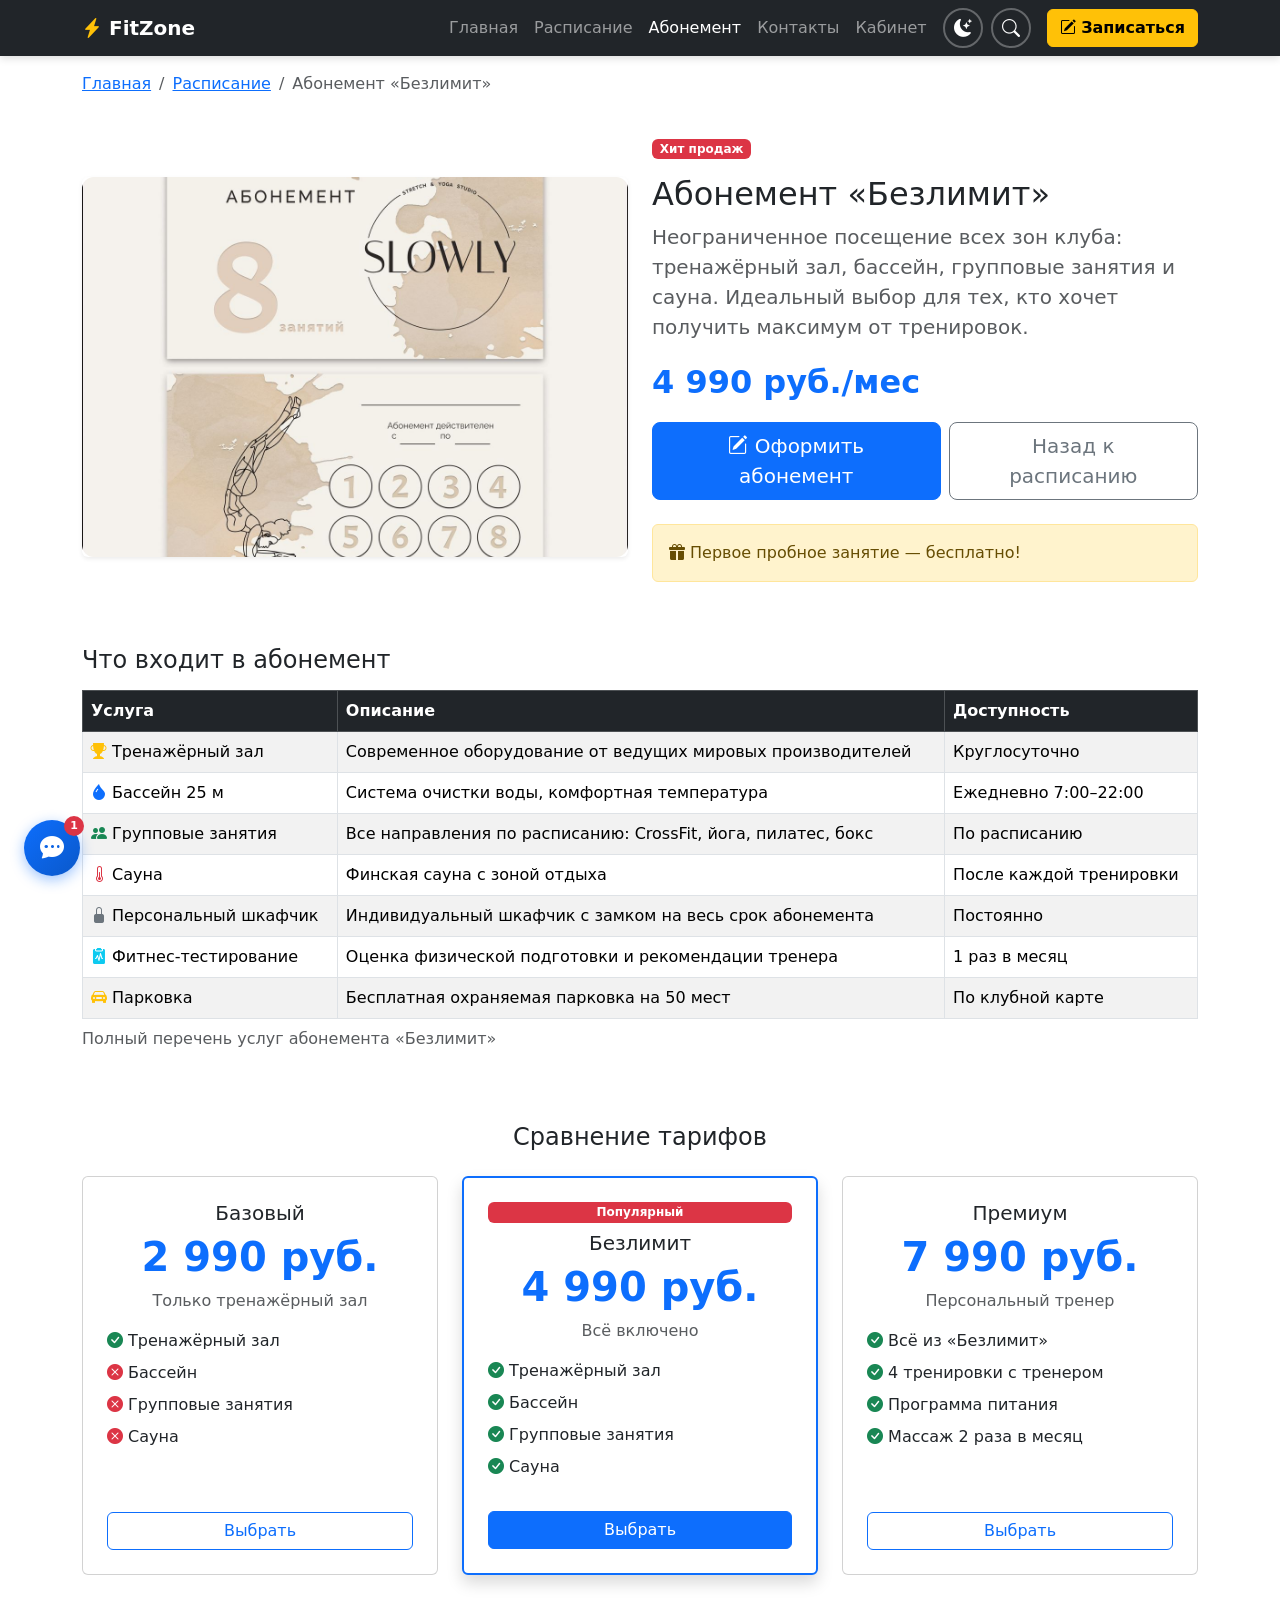
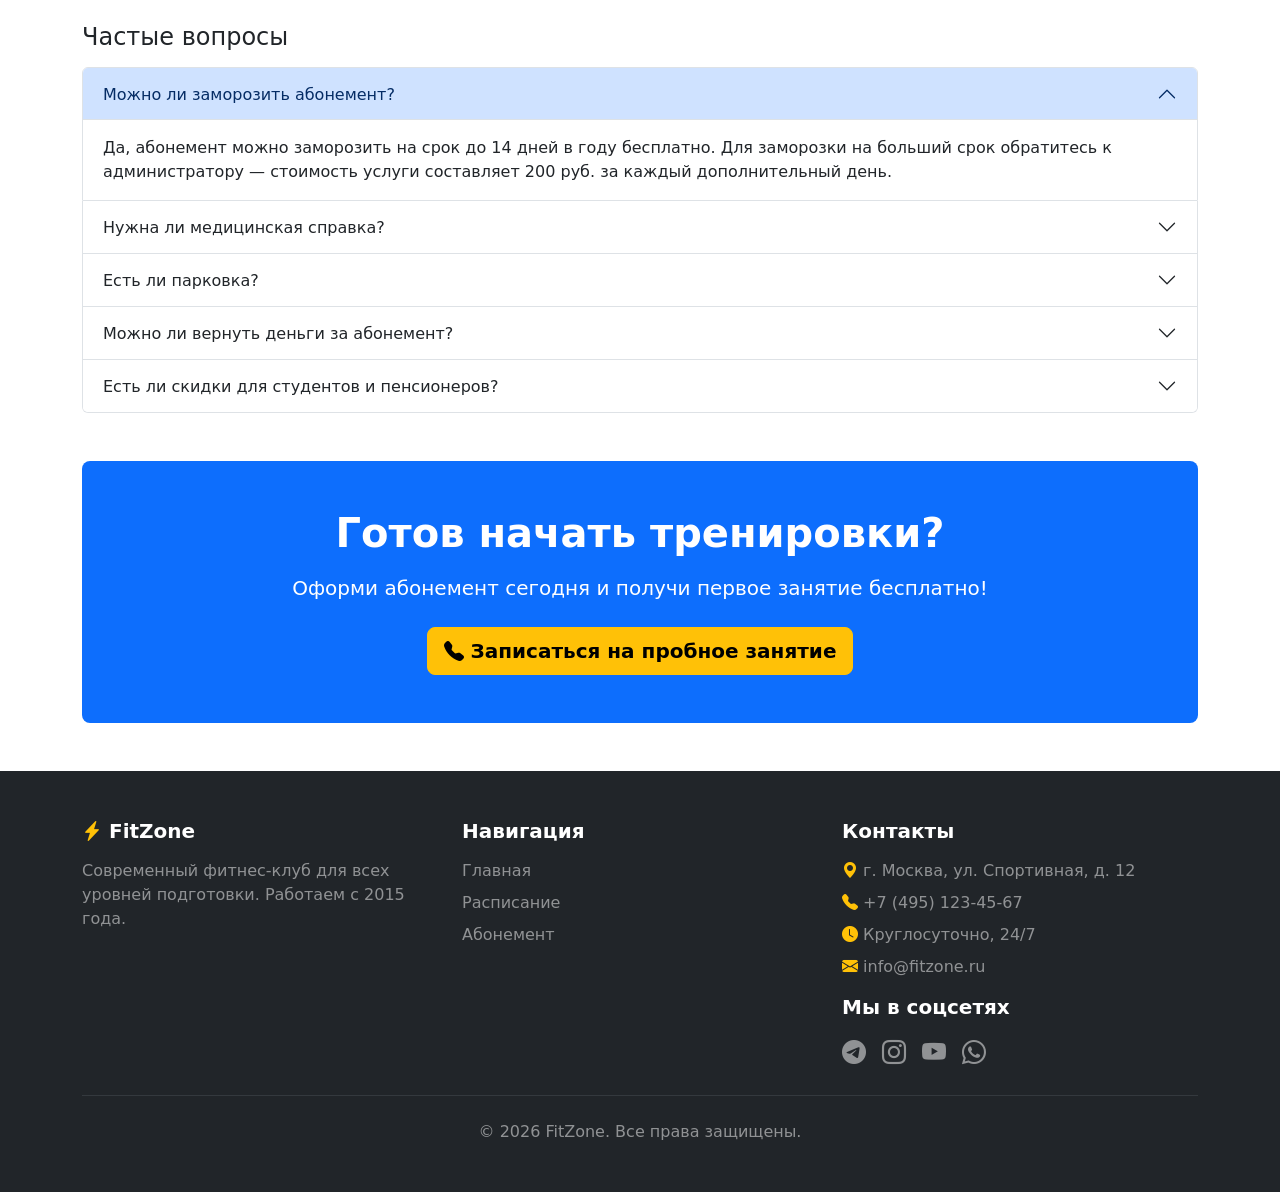
<file: product.html>
<!DOCTYPE html>
<html lang="ru">
<head>
  <meta charset="UTF-8">
  <meta name="viewport" content="width=device-width, initial-scale=1.0">
  <meta name="description" content="Абонемент «Безлимит» FitZone — неограниченное посещение всех зон клуба: тренажёрный зал, бассейн, групповые занятия и сауна.">
  <title>Абонемент «Безлимит» — FitZone</title>
  <link href="https://cdn.jsdelivr.net/npm/bootstrap@5.3.3/dist/css/bootstrap.min.css" rel="stylesheet">
  <link rel="stylesheet" href="https://cdn.jsdelivr.net/npm/bootstrap-icons@1.11.3/font/bootstrap-icons.css">
  <link rel="stylesheet" href="css/custom.css">
</head>
<body>

  <nav class="navbar navbar-expand-lg navbar-dark bg-dark sticky-top">
    <div class="container">
      <a class="navbar-brand fw-bold" href="index.html">
        <i class="bi bi-lightning-charge-fill text-warning"></i> FitZone
      </a>
      <button class="navbar-toggler" type="button" data-bs-toggle="collapse" data-bs-target="#mainNav">
        <span class="navbar-toggler-icon"></span>
      </button>
      <div class="collapse navbar-collapse" id="mainNav">
        <ul class="navbar-nav ms-auto">
          <li class="nav-item"><a class="nav-link" href="index.html">Главная</a></li>
          <li class="nav-item"><a class="nav-link" href="catalog.html">Расписание</a></li>
          <li class="nav-item"><a class="nav-link active" aria-current="page" href="product.html">Абонемент</a></li>
          <li class="nav-item"><a class="nav-link" href="contacts.html">Контакты</a></li>
          <li class="nav-item"><a class="nav-link" href="profile.html">Кабинет</a></li>
        </ul>
        <button class="theme-toggle" id="themeToggle" type="button" aria-label="Переключить тему">
  <i class="bi bi-moon-stars-fill" id="themeIcon"></i>
</button>
<button class="theme-toggle" id="searchToggle" type="button" aria-label="Поиск по сайту">
  <i class="bi bi-search"></i>
</button>
        <button class="btn btn-warning fw-bold ms-lg-3 mt-2 mt-lg-0" type="button" data-bs-toggle="modal" data-bs-target="#orderModal">
          <i class="bi bi-pencil-square"></i> Записаться
        </button>
      </div>
    </div>
  </nav>

  <div class="container py-3">
    <nav aria-label="breadcrumb">
      <ol class="breadcrumb mb-0">
        <li class="breadcrumb-item"><a href="index.html">Главная</a></li>
        <li class="breadcrumb-item"><a href="catalog.html">Расписание</a></li>
        <li class="breadcrumb-item active">Абонемент «Безлимит»</li>
      </ol>
    </nav>
  </div>

  <main class="container my-4">

    <!-- Hero абонемента -->
    <div class="row g-4 align-items-center">
      <div class="col-12 col-lg-6">
        <div class="card shadow-sm border-0 overflow-hidden">
          <img class="membership-image" src="images/membership.jpg" alt="Абонемент FitZone «Безлимит» — доступ ко всем зонам клуба" width="600" height="380">
        </div>
      </div>
      <div class="col-12 col-lg-6">
        <span class="badge bg-danger mb-3">Хит продаж</span>
        <h1 class="h2">Абонемент «Безлимит»</h1>
        <p class="lead text-muted">
          Неограниченное посещение всех зон клуба: тренажёрный зал, бассейн, групповые занятия и сауна.
          Идеальный выбор для тех, кто хочет получить максимум от тренировок.
        </p>
        <p class="fs-2 fw-bold text-primary">4 990 руб./мес</p>
        <div class="d-flex gap-2 mb-4">
          <button class="btn btn-primary btn-lg" type="button" data-bs-toggle="modal" data-bs-target="#orderModal">
            <i class="bi bi-pencil-square"></i> Оформить абонемент
          </button>
          <a class="btn btn-outline-secondary btn-lg" href="catalog.html">Назад к расписанию</a>
        </div>
        <div class="alert alert-warning" role="alert">
          <i class="bi bi-gift-fill"></i> Первое пробное занятие — бесплатно!
        </div>
      </div>
    </div>

    <!-- Таблица характеристик -->
    <section class="mt-5">
      <h2 class="h4 mb-3">Что входит в абонемент</h2>
      <div class="table-responsive">
        <table class="table table-striped table-bordered align-middle">
          <caption class="text-muted">Полный перечень услуг абонемента «Безлимит»</caption>
          <thead class="table-dark">
            <tr>
              <th scope="col">Услуга</th>
              <th scope="col">Описание</th>
              <th scope="col">Доступность</th>
            </tr>
          </thead>
          <tbody>
            <tr>
              <td><i class="bi bi-trophy-fill text-warning"></i> Тренажёрный зал</td>
              <td>Современное оборудование от ведущих мировых производителей</td>
              <td>Круглосуточно</td>
            </tr>
            <tr>
              <td><i class="bi bi-droplet-fill text-primary"></i> Бассейн 25 м</td>
              <td>Система очистки воды, комфортная температура</td>
              <td>Ежедневно 7:00–22:00</td>
            </tr>
            <tr>
              <td><i class="bi bi-people-fill text-success"></i> Групповые занятия</td>
              <td>Все направления по расписанию: CrossFit, йога, пилатес, бокс</td>
              <td>По расписанию</td>
            </tr>
            <tr>
              <td><i class="bi bi-thermometer-half text-danger"></i> Сауна</td>
              <td>Финская сауна с зоной отдыха</td>
              <td>После каждой тренировки</td>
            </tr>
            <tr>
              <td><i class="bi bi-lock-fill text-secondary"></i> Персональный шкафчик</td>
              <td>Индивидуальный шкафчик с замком на весь срок абонемента</td>
              <td>Постоянно</td>
            </tr>
            <tr>
              <td><i class="bi bi-clipboard2-pulse-fill text-info"></i> Фитнес-тестирование</td>
              <td>Оценка физической подготовки и рекомендации тренера</td>
              <td>1 раз в месяц</td>
            </tr>
            <tr>
              <td><i class="bi bi-car-front-fill text-warning"></i> Парковка</td>
              <td>Бесплатная охраняемая парковка на 50 мест</td>
              <td>По клубной карте</td>
            </tr>
          </tbody>
        </table>
      </div>
    </section>

    <!-- Сравнение тарифов -->
    <section class="mt-5">
      <h2 class="h4 mb-4 text-center">Сравнение тарифов</h2>
      <div class="row g-4">
        <div class="col-12 col-md-4">
          <div class="card h-100 p-4 text-center">
            <h3 class="h5">Базовый</h3>
            <p class="display-6 fw-bold text-primary mb-2">2 990 руб.</p>
            <p class="text-muted mb-3">Только тренажёрный зал</p>
            <ul class="list-unstyled text-start mb-4">
              <li class="mb-2"><i class="bi bi-check-circle-fill text-success"></i> Тренажёрный зал</li>
              <li class="mb-2"><i class="bi bi-x-circle-fill text-danger"></i> Бассейн</li>
              <li class="mb-2"><i class="bi bi-x-circle-fill text-danger"></i> Групповые занятия</li>
              <li class="mb-2"><i class="bi bi-x-circle-fill text-danger"></i> Сауна</li>
            </ul>
            <button class="btn btn-outline-primary mt-auto" type="button" data-bs-toggle="modal" data-bs-target="#orderModal">Выбрать</button>
          </div>
        </div>
        <div class="col-12 col-md-4">
          <div class="card h-100 p-4 text-center border-primary border-2 shadow">
            <span class="badge bg-danger mb-2">Популярный</span>
            <h3 class="h5">Безлимит</h3>
            <p class="display-6 fw-bold text-primary mb-2">4 990 руб.</p>
            <p class="text-muted mb-3">Всё включено</p>
            <ul class="list-unstyled text-start mb-4">
              <li class="mb-2"><i class="bi bi-check-circle-fill text-success"></i> Тренажёрный зал</li>
              <li class="mb-2"><i class="bi bi-check-circle-fill text-success"></i> Бассейн</li>
              <li class="mb-2"><i class="bi bi-check-circle-fill text-success"></i> Групповые занятия</li>
              <li class="mb-2"><i class="bi bi-check-circle-fill text-success"></i> Сауна</li>
            </ul>
            <button class="btn btn-primary mt-auto" type="button" data-bs-toggle="modal" data-bs-target="#orderModal">Выбрать</button>
          </div>
        </div>
        <div class="col-12 col-md-4">
          <div class="card h-100 p-4 text-center">
            <h3 class="h5">Премиум</h3>
            <p class="display-6 fw-bold text-primary mb-2">7 990 руб.</p>
            <p class="text-muted mb-3">Персональный тренер</p>
            <ul class="list-unstyled text-start mb-4">
              <li class="mb-2"><i class="bi bi-check-circle-fill text-success"></i> Всё из «Безлимит»</li>
              <li class="mb-2"><i class="bi bi-check-circle-fill text-success"></i> 4 тренировки с тренером</li>
              <li class="mb-2"><i class="bi bi-check-circle-fill text-success"></i> Программа питания</li>
              <li class="mb-2"><i class="bi bi-check-circle-fill text-success"></i> Массаж 2 раза в месяц</li>
            </ul>
            <button class="btn btn-outline-primary mt-auto" type="button" data-bs-toggle="modal" data-bs-target="#orderModal">Выбрать</button>
          </div>
        </div>
      </div>
    </section>

    <!-- Accordion FAQ -->
    <section class="mt-5">
      <h2 class="h4 mb-3">Частые вопросы</h2>
      <div class="accordion" id="faqAccordion">
        <div class="accordion-item">
          <h3 class="accordion-header">
            <button class="accordion-button" type="button" data-bs-toggle="collapse" data-bs-target="#faqOne" aria-expanded="true">
              Можно ли заморозить абонемент?
            </button>
          </h3>
          <div id="faqOne" class="accordion-collapse collapse show" data-bs-parent="#faqAccordion">
            <div class="accordion-body">
              Да, абонемент можно заморозить на срок до 14 дней в году бесплатно. Для заморозки на больший срок обратитесь к администратору — стоимость услуги составляет 200 руб. за каждый дополнительный день.
            </div>
          </div>
        </div>
        <div class="accordion-item">
          <h3 class="accordion-header">
            <button class="accordion-button collapsed" type="button" data-bs-toggle="collapse" data-bs-target="#faqTwo" aria-expanded="false">
              Нужна ли медицинская справка?
            </button>
          </h3>
          <div id="faqTwo" class="accordion-collapse collapse" data-bs-parent="#faqAccordion">
            <div class="accordion-body">
              Для посещения тренажёрного зала справка не обязательна, но рекомендуется. Для бассейна справка обязательна — её можно оформить у нашего врача прямо в клубе за 500 руб. или принести свою из поликлиники.
            </div>
          </div>
        </div>
        <div class="accordion-item">
          <h3 class="accordion-header">
            <button class="accordion-button collapsed" type="button" data-bs-toggle="collapse" data-bs-target="#faqThree" aria-expanded="false">
              Есть ли парковка?
            </button>
          </h3>
          <div id="faqThree" class="accordion-collapse collapse" data-bs-parent="#faqAccordion">
            <div class="accordion-body">
              Да, для клиентов клуба доступна бесплатная охраняемая парковка на 50 мест. Въезд осуществляется по клубной карте. Для гостей парковка платная — 100 руб./час.
            </div>
          </div>
        </div>
        <div class="accordion-item">
          <h3 class="accordion-header">
            <button class="accordion-button collapsed" type="button" data-bs-toggle="collapse" data-bs-target="#faqFour" aria-expanded="false">
              Можно ли вернуть деньги за абонемент?
            </button>
          </h3>
          <div id="faqFour" class="accordion-collapse collapse" data-bs-parent="#faqAccordion">
            <div class="accordion-body">
              Возврат возможен в течение 14 дней с момента покупки, если абонемент не был активирован. После активации возврат осуществляется пропорционально неиспользованному периоду за вычетом 10% комиссии.
            </div>
          </div>
        </div>
        <div class="accordion-item">
          <h3 class="accordion-header">
            <button class="accordion-button collapsed" type="button" data-bs-toggle="collapse" data-bs-target="#faqFive" aria-expanded="false">
              Есть ли скидки для студентов и пенсионеров?
            </button>
          </h3>
          <div id="faqFive" class="accordion-collapse collapse" data-bs-parent="#faqAccordion">
            <div class="accordion-body">
              Да! Студентам очной формы обучения предоставляется скидка 15% при предъявлении студенческого билета. Пенсионерам — скидка 20% в утренние часы (с 7:00 до 12:00). Скидки не суммируются с другими акциями.
            </div>
          </div>
        </div>
      </div>
    </section>

    <!-- CTA -->
    <section class="bg-primary text-white py-5 mt-5 rounded-3">
      <div class="container text-center">
        <h2 class="display-6 fw-bold mb-3">Готов начать тренировки?</h2>
        <p class="lead mb-4">Оформи абонемент сегодня и получи первое занятие бесплатно!</p>
        <button class="btn btn-warning btn-lg fw-bold" type="button" data-bs-toggle="modal" data-bs-target="#orderModal">
          <i class="bi bi-telephone-fill"></i> Записаться на пробное занятие
        </button>
      </div>
    </section>

  </main>

  <!-- Модальное окно -->
  <div class="modal fade" id="orderModal" tabindex="-1" aria-labelledby="orderModalLabel" aria-hidden="true">
    <div class="modal-dialog modal-dialog-centered">
      <div class="modal-content">
        <div class="modal-header bg-primary text-white">
          <h2 class="modal-title h5" id="orderModalLabel">
            <i class="bi bi-pencil-square"></i> Быстрая запись на занятие
          </h2>
          <button type="button" class="btn-close btn-close-white" data-bs-dismiss="modal" aria-label="Закрыть"></button>
        </div>
        <div class="modal-body">
          <div class="alert alert-success d-none" id="successAlert" role="alert">
            <i class="bi bi-check-circle-fill"></i> <strong>Заявка отправлена!</strong> Администратор свяжется с вами в течение часа.
          </div>
          <p class="text-muted mb-3">Оставьте контакты — мы перезвоним в течение часа.</p>
          <form id="orderForm" novalidate>
            <div class="mb-3">
              <label for="modal-name" class="form-label">Имя *</label>
              <input id="modal-name" type="text" class="form-control" required minlength="2">
              <div class="invalid-feedback">Введите имя (минимум 2 символа).</div>
            </div>
            <div class="mb-3">
              <label for="modal-phone" class="form-label">Телефон *</label>
              <div class="input-group">
                <span class="input-group-text">+7</span>
                <input id="modal-phone" type="tel" class="form-control" placeholder="900 000-00-00" required>
                <div class="invalid-feedback">Введите телефон.</div>
              </div>
            </div>
            <div class="mb-3">
              <label for="modal-direction" class="form-label">Направление</label>
              <select id="modal-direction" class="form-select">
                <option selected>Выберите направление</option>
                <option value="crossfit">CrossFit</option>
                <option value="yoga">Йога</option>
                <option value="swim">Плавание</option>
                <option value="pilates">Пилатес</option>
                <option value="box">Бокс</option>
                <option value="stretch">Stretching</option>
              </select>
            </div>
            <div class="form-check mb-3">
              <input id="modal-agree" class="form-check-input" type="checkbox" required>
              <label class="form-check-label" for="modal-agree">
                Я согласен на обработку персональных данных *
              </label>
            </div>
          </form>
        </div>
        <div class="modal-footer">
          <button type="button" class="btn btn-outline-secondary" data-bs-dismiss="modal">Закрыть</button>
          <button type="button" class="btn btn-primary" id="submitOrder">
            <i class="bi bi-send-fill"></i> Отправить заявку
          </button>
        </div>
      </div>
    </div>
  </div>

  <!-- Подвал -->
  <footer class="site-footer text-white py-5 mt-5">
  <div class="container">
    <div class="row g-4">
      <div class="col-12 col-md-4">
        <h3 class="h5 fw-bold mb-3">
          <i class="bi bi-lightning-charge-fill text-warning"></i> FitZone
        </h3>
        <p class="text-white-50 mb-0">
          Современный фитнес-клуб для всех уровней подготовки. Работаем с 2015 года.
        </p>
      </div>
      <div class="col-12 col-md-4">
        <h3 class="h5 fw-bold mb-3">Навигация</h3>
        <ul class="list-unstyled mb-0">
          <li class="mb-2"><a class="text-white-50 text-decoration-none" href="index.html">Главная</a></li>
          <li class="mb-2"><a class="text-white-50 text-decoration-none" href="catalog.html">Расписание</a></li>
          <li class="mb-2"><a class="text-white-50 text-decoration-none" href="product.html">Абонемент</a></li>
          
        </ul>
      </div>
      <div class="col-12 col-md-4">
        <h3 class="h5 fw-bold mb-3">Контакты</h3>
        <ul class="list-unstyled text-white-50 mb-3">
          <li class="mb-2"><i class="bi bi-geo-alt-fill text-warning"></i> г. Москва, ул. Спортивная, д. 12</li>
          <li class="mb-2"><i class="bi bi-telephone-fill text-warning"></i> +7 (495) 123-45-67</li>
          <li class="mb-2"><i class="bi bi-clock-fill text-warning"></i> Круглосуточно, 24/7</li>
          <li class="mb-2"><i class="bi bi-envelope-fill text-warning"></i> info@fitzone.ru</li>
          
        </ul>
        <h3 class="h5 fw-bold mb-3">Мы в соцсетях</h3>
        <div class="d-flex gap-3">
          <a class="text-white-50" href="#" aria-label="Telegram"><i class="bi bi-telegram fs-4"></i></a>
          <a class="text-white-50" href="#" aria-label="Instagram"><i class="bi bi-instagram fs-4"></i></a>
          <a class="text-white-50" href="#" aria-label="YouTube"><i class="bi bi-youtube fs-4"></i></a>
          <a class="text-white-50" href="#" aria-label="WhatsApp"><i class="bi bi-whatsapp fs-4"></i></a>
        </div>
      </div>
    </div>
    <hr class="border-secondary my-4">
    <p class="mb-0 text-white-50 text-center">&copy; 2026 FitZone. Все права защищены.</p>
  </div>
</footer>
<button class="scroll-top-button" id="scrollTopButton" type="button" aria-label="Вернуться наверх страницы">
  <i class="bi bi-arrow-up-circle-fill"></i> Наверх
</button>

<!-- Виджет чата с поддержкой -->
<button class="chat-toggle" id="chatToggle" type="button" aria-label="Открыть чат с поддержкой">
  <i class="bi bi-chat-dots-fill"></i>
  <span class="chat-badge" id="chatBadge">1</span>
</button>

<div class="chat-window" id="chatWindow" hidden>
  <div class="chat-header">
    <div class="d-flex align-items-center">
      <div class="chat-avatar me-2">
        <i class="bi bi-headset"></i>
      </div>
      <div>
        <h3 class="h6 mb-0 text-white">Поддержка FitZone</h3>
        <small class="text-white-50"><span class="status-dot"></span> Онлайн</small>
      </div>
    </div>
    <button class="btn-close btn-close-white" id="chatClose" aria-label="Закрыть чат"></button>
  </div>
  <div class="chat-body" id="chatBody">
    <div class="chat-message bot">
      <p>Здравствуйте! 👋 Чем можем помочь?</p>
      <small class="text-muted">Сейчас</small>
    </div>
  </div>
  <form class="chat-form" id="chatForm">
    <input id="chatInput" type="text" class="form-control" placeholder="Напишите сообщение..." autocomplete="off">
    <button type="submit" class="btn btn-primary">
      <i class="bi bi-send-fill"></i>
    </button>
  </form>
</div>

<!-- Toast-уведомление -->
<div class="toast-container position-fixed bottom-0 end-0 p-3" style="z-index: 1100;">
  <div id="successToast" class="toast" role="alert" aria-live="assertive" aria-atomic="true">
    <div class="toast-header bg-success text-white">
      <i class="bi bi-check-circle-fill me-2"></i>
      <strong class="me-auto">FitZone</strong>
      <small>только что</small>
      <button type="button" class="btn-close btn-close-white" data-bs-dismiss="toast"></button>
    </div>
    <div class="toast-body">
      <i class="bi bi-check-circle-fill text-success"></i>
      <strong>Заявка отправлена!</strong> Администратор свяжется с вами в течение часа.
    </div>
  </div>
</div>

  <script src="https://cdn.jsdelivr.net/npm/bootstrap@5.3.3/dist/js/bootstrap.bundle.min.js"></script>
  <script src="js/main.js"></script>

  <!-- Модальное окно поиска -->
<!-- Модальное окно поиска -->
<div class="modal fade" id="searchModal" tabindex="-1" aria-labelledby="searchModalLabel" aria-hidden="true">
  <div class="modal-dialog modal-dialog-centered modal-lg">
    <div class="modal-content">
      <div class="modal-header bg-primary text-white">
        <h2 class="modal-title h5" id="searchModalLabel">
          <i class="bi bi-search"></i> Поиск по сайту
        </h2>
        <button type="button" class="btn-close btn-close-white" data-bs-dismiss="modal" aria-label="Закрыть"></button>
      </div>
      <div class="modal-body">
        <input id="searchInput" type="text" class="form-control form-control-lg" placeholder="Введите запрос: CrossFit, йога, абонемент...">
        <div id="searchResults" class="mt-3"></div>
      </div>
    </div>
  </div>
</div>
</body>
</html>
</file>
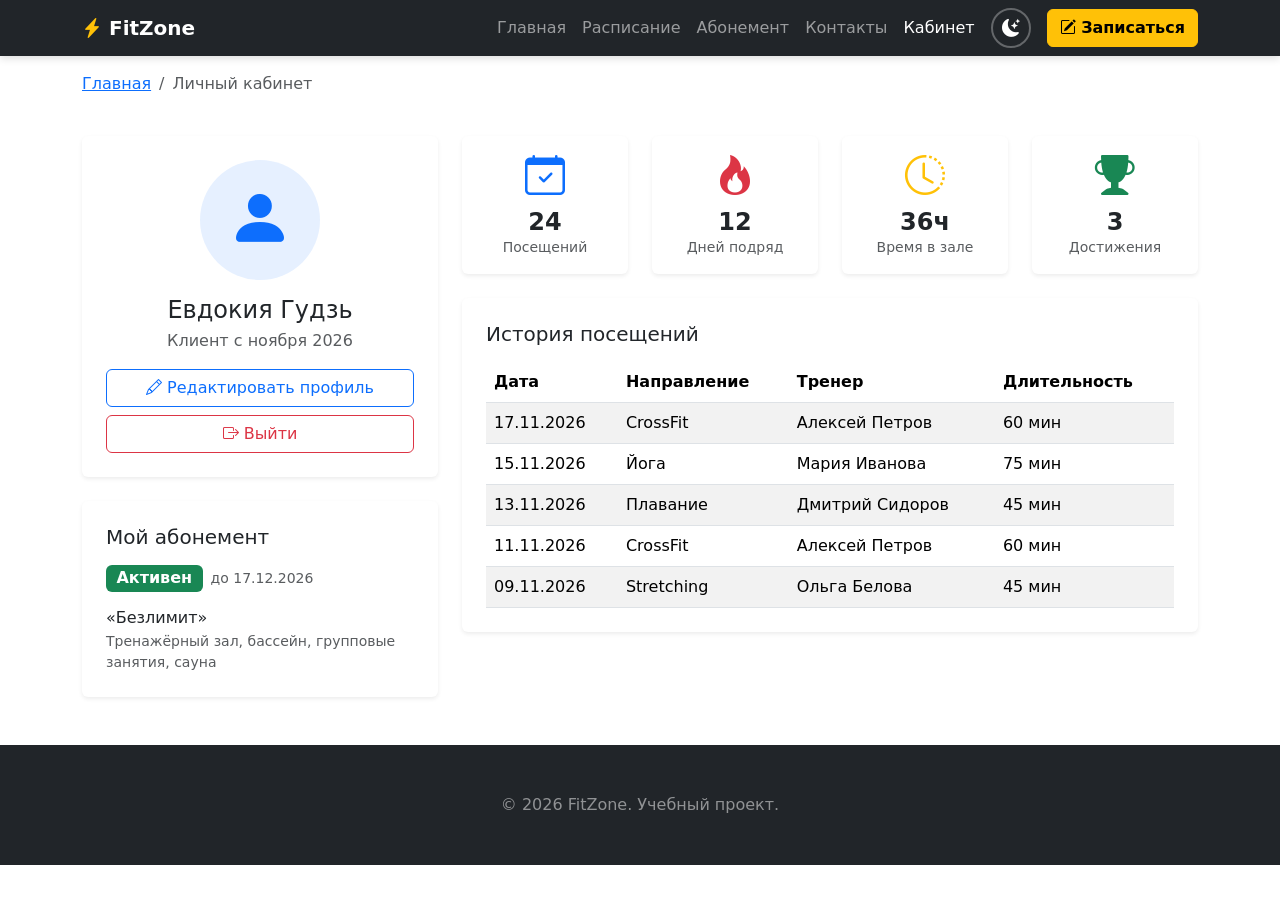
<file: profile.html>
<!DOCTYPE html>
<html lang="ru">
<head>
  <meta charset="UTF-8">
  <meta name="viewport" content="width=device-width, initial-scale=1.0">
  <title>Личный кабинет — FitZone</title>
  <link href="https://cdn.jsdelivr.net/npm/bootstrap@5.3.3/dist/css/bootstrap.min.css" rel="stylesheet">
  <link rel="stylesheet" href="https://cdn.jsdelivr.net/npm/bootstrap-icons@1.11.3/font/bootstrap-icons.css">
  <link rel="stylesheet" href="css/custom.css">
</head>
<body>

  <nav class="navbar navbar-expand-lg navbar-dark bg-dark sticky-top">
    <div class="container">
      <a class="navbar-brand fw-bold" href="index.html">
        <i class="bi bi-lightning-charge-fill text-warning"></i> FitZone
      </a>
      <button class="navbar-toggler" type="button" data-bs-toggle="collapse" data-bs-target="#mainNav">
        <span class="navbar-toggler-icon"></span>
      </button>
      <div class="collapse navbar-collapse" id="mainNav">
        <ul class="navbar-nav ms-auto">
          <li class="nav-item"><a class="nav-link" href="index.html">Главная</a></li>
          <li class="nav-item"><a class="nav-link" href="catalog.html">Расписание</a></li>
          <li class="nav-item"><a class="nav-link" href="product.html">Абонемент</a></li>
          <li class="nav-item"><a class="nav-link" href="contacts.html">Контакты</a></li>
          <li class="nav-item"><a class="nav-link active" aria-current="page" href="profile.html">Кабинет</a></li>
        </ul>
        <button class="theme-toggle" id="themeToggle" type="button" aria-label="Переключить тему">
          <i class="bi bi-moon-stars-fill" id="themeIcon"></i>
        </button>
        <button class="btn btn-warning fw-bold ms-lg-3 mt-2 mt-lg-0" type="button" data-bs-toggle="modal" data-bs-target="#orderModal">
          <i class="bi bi-pencil-square"></i> Записаться
        </button>
      </div>
    </div>
  </nav>

  <div class="container py-3">
    <nav aria-label="breadcrumb">
      <ol class="breadcrumb mb-0">
        <li class="breadcrumb-item"><a href="index.html">Главная</a></li>
        <li class="breadcrumb-item active">Личный кабинет</li>
      </ol>
    </nav>
  </div>

  <main class="container my-4">
    <div class="row g-4">
      <!-- Профиль -->
      <div class="col-12 col-lg-4">
        <div class="card p-4 text-center shadow-sm border-0">
          <div class="bg-primary bg-opacity-10 rounded-circle mx-auto mb-3 d-flex align-items-center justify-content-center" style="width: 120px; height: 120px;">
            <i class="bi bi-person-fill display-3 text-primary"></i>
          </div>
          <h1 class="h4 mb-1">Евдокия Гудзь</h1>
          <p class="text-muted mb-3">Клиент с ноября 2026</p>
          <div class="d-grid gap-2">
            <button class="btn btn-outline-primary" type="button" data-bs-toggle="modal" data-bs-target="#editProfileModal">
              <i class="bi bi-pencil"></i> Редактировать профиль
            </button>
            <button class="btn btn-outline-danger" type="button">
              <i class="bi bi-box-arrow-right"></i> Выйти
            </button>
          </div>
        </div>

        <div class="card p-4 mt-4 shadow-sm border-0">
          <h2 class="h5 mb-3">Мой абонемент</h2>
          <div class="d-flex align-items-center mb-3">
            <span class="badge bg-success fs-6 me-2">Активен</span>
            <span class="text-muted small">до 17.12.2026</span>
          </div>
          <h3 class="h6 mb-1">«Безлимит»</h3>
          <p class="text-muted small mb-0">Тренажёрный зал, бассейн, групповые занятия, сауна</p>
        </div>
      </div>

      <!-- История и статистика -->
      <div class="col-12 col-lg-8">
        <div class="row g-4 mb-4">
          <div class="col-6 col-md-3">
            <div class="card p-3 text-center shadow-sm border-0">
              <i class="bi bi-calendar-check display-6 text-primary"></i>
              <h3 class="h4 fw-bold mt-2 mb-0">24</h3>
              <p class="text-muted small mb-0">Посещений</p>
            </div>
          </div>
          <div class="col-6 col-md-3">
            <div class="card p-3 text-center shadow-sm border-0">
              <i class="bi bi-fire display-6 text-danger"></i>
              <h3 class="h4 fw-bold mt-2 mb-0">12</h3>
              <p class="text-muted small mb-0">Дней подряд</p>
            </div>
          </div>
          <div class="col-6 col-md-3">
            <div class="card p-3 text-center shadow-sm border-0">
              <i class="bi bi-clock-history display-6 text-warning"></i>
              <h3 class="h4 fw-bold mt-2 mb-0">36ч</h3>
              <p class="text-muted small mb-0">Время в зале</p>
            </div>
          </div>
          <div class="col-6 col-md-3">
            <div class="card p-3 text-center shadow-sm border-0">
              <i class="bi bi-trophy-fill display-6 text-success"></i>
              <h3 class="h4 fw-bold mt-2 mb-0">3</h3>
              <p class="text-muted small mb-0">Достижения</p>
            </div>
          </div>
        </div>

        <div class="card p-4 shadow-sm border-0">
          <h2 class="h5 mb-3">История посещений</h2>
          <div class="table-responsive">
            <table class="table table-striped mb-0">
              <thead>
                <tr>
                  <th>Дата</th>
                  <th>Направление</th>
                  <th>Тренер</th>
                  <th>Длительность</th>
                </tr>
              </thead>
              <tbody>
                <tr><td>17.11.2026</td><td>CrossFit</td><td>Алексей Петров</td><td>60 мин</td></tr>
                <tr><td>15.11.2026</td><td>Йога</td><td>Мария Иванова</td><td>75 мин</td></tr>
                <tr><td>13.11.2026</td><td>Плавание</td><td>Дмитрий Сидоров</td><td>45 мин</td></tr>
                <tr><td>11.11.2026</td><td>CrossFit</td><td>Алексей Петров</td><td>60 мин</td></tr>
                <tr><td>09.11.2026</td><td>Stretching</td><td>Ольга Белова</td><td>45 мин</td></tr>
              </tbody>
            </table>
          </div>
        </div>
      </div>
    </div>
  </main>

  <!-- Модалка редактирования профиля -->
  <div class="modal fade" id="editProfileModal" tabindex="-1">
    <div class="modal-dialog modal-dialog-centered">
      <div class="modal-content">
        <div class="modal-header">
          <h2 class="modal-title h5">Редактировать профиль</h2>
          <button type="button" class="btn-close" data-bs-dismiss="modal"></button>
        </div>
        <div class="modal-body">
          <form>
            <div class="mb-3">
              <label class="form-label">Имя</label>
              <input type="text" class="form-control" value="Евдокия">
            </div>
            <div class="mb-3">
              <label class="form-label">E-mail</label>
              <input type="email" class="form-control" value="evdokia@fitzone.ru">
            </div>
            <div class="mb-3">
              <label class="form-label">Телефон</label>
              <input type="tel" class="form-control" value="+7 (900) 000-00-00">
            </div>
          </form>
        </div>
        <div class="modal-footer">
          <button type="button" class="btn btn-secondary" data-bs-dismiss="modal">Отмена</button>
          <button type="button" class="btn btn-primary" data-bs-dismiss="modal">Сохранить</button>
        </div>
      </div>
    </div>
  </div>

  <!-- Модалка записи (копия с других страниц) -->
  <div class="modal fade" id="orderModal" tabindex="-1">
    <div class="modal-dialog modal-dialog-centered">
      <div class="modal-content">
        <div class="modal-header bg-primary text-white">
          <h2 class="modal-title h5"><i class="bi bi-pencil-square"></i> Быстрая запись</h2>
          <button type="button" class="btn-close btn-close-white" data-bs-dismiss="modal"></button>
        </div>
        <div class="modal-body">
          <p class="text-muted">Оставьте контакты — мы перезвоним.</p>
          <form id="orderForm" novalidate>
            <div class="mb-3">
              <label class="form-label">Имя *</label>
              <input type="text" class="form-control" required minlength="2">
            </div>
            <div class="mb-3">
              <label class="form-label">Телефон *</label>
              <input type="tel" class="form-control" required>
            </div>
            <div class="form-check mb-3">
              <input class="form-check-input" type="checkbox" required>
              <label class="form-check-label">Согласен на обработку данных</label>
            </div>
          </form>
        </div>
        <div class="modal-footer">
          <button type="button" class="btn btn-secondary" data-bs-dismiss="modal">Закрыть</button>
          <button type="button" class="btn btn-primary" id="submitOrder">Отправить</button>
        </div>
      </div>
    </div>
  </div>

  <footer class="site-footer text-white py-5 mt-5">
    <div class="container">
      <p class="mb-0 text-white-50 text-center">&copy; 2026 FitZone. Учебный проект.</p>
    </div>
  </footer>

  <button class="scroll-top-button" id="scrollTopButton" type="button" aria-label="Наверх">
    <i class="bi bi-arrow-up-circle-fill"></i> Наверх
  </button>

  <!-- Toast-уведомление -->
<div class="toast-container position-fixed bottom-0 end-0 p-3" style="z-index: 1100;">
  <div id="successToast" class="toast" role="alert" aria-live="assertive" aria-atomic="true">
    <div class="toast-header bg-success text-white">
      <i class="bi bi-check-circle-fill me-2"></i>
      <strong class="me-auto">FitZone</strong>
      <small>только что</small>
      <button type="button" class="btn-close btn-close-white" data-bs-dismiss="toast"></button>
    </div>
    <div class="toast-body">
      <i class="bi bi-check-circle-fill text-success"></i>
      <strong>Заявка отправлена!</strong> Администратор свяжется с вами в течение часа.
    </div>
  </div>
</div>

  <script src="https://cdn.jsdelivr.net/npm/bootstrap@5.3.3/dist/js/bootstrap.bundle.min.js"></script>
  <script src="js/main.js"></script>
</body>
</html>
</file>
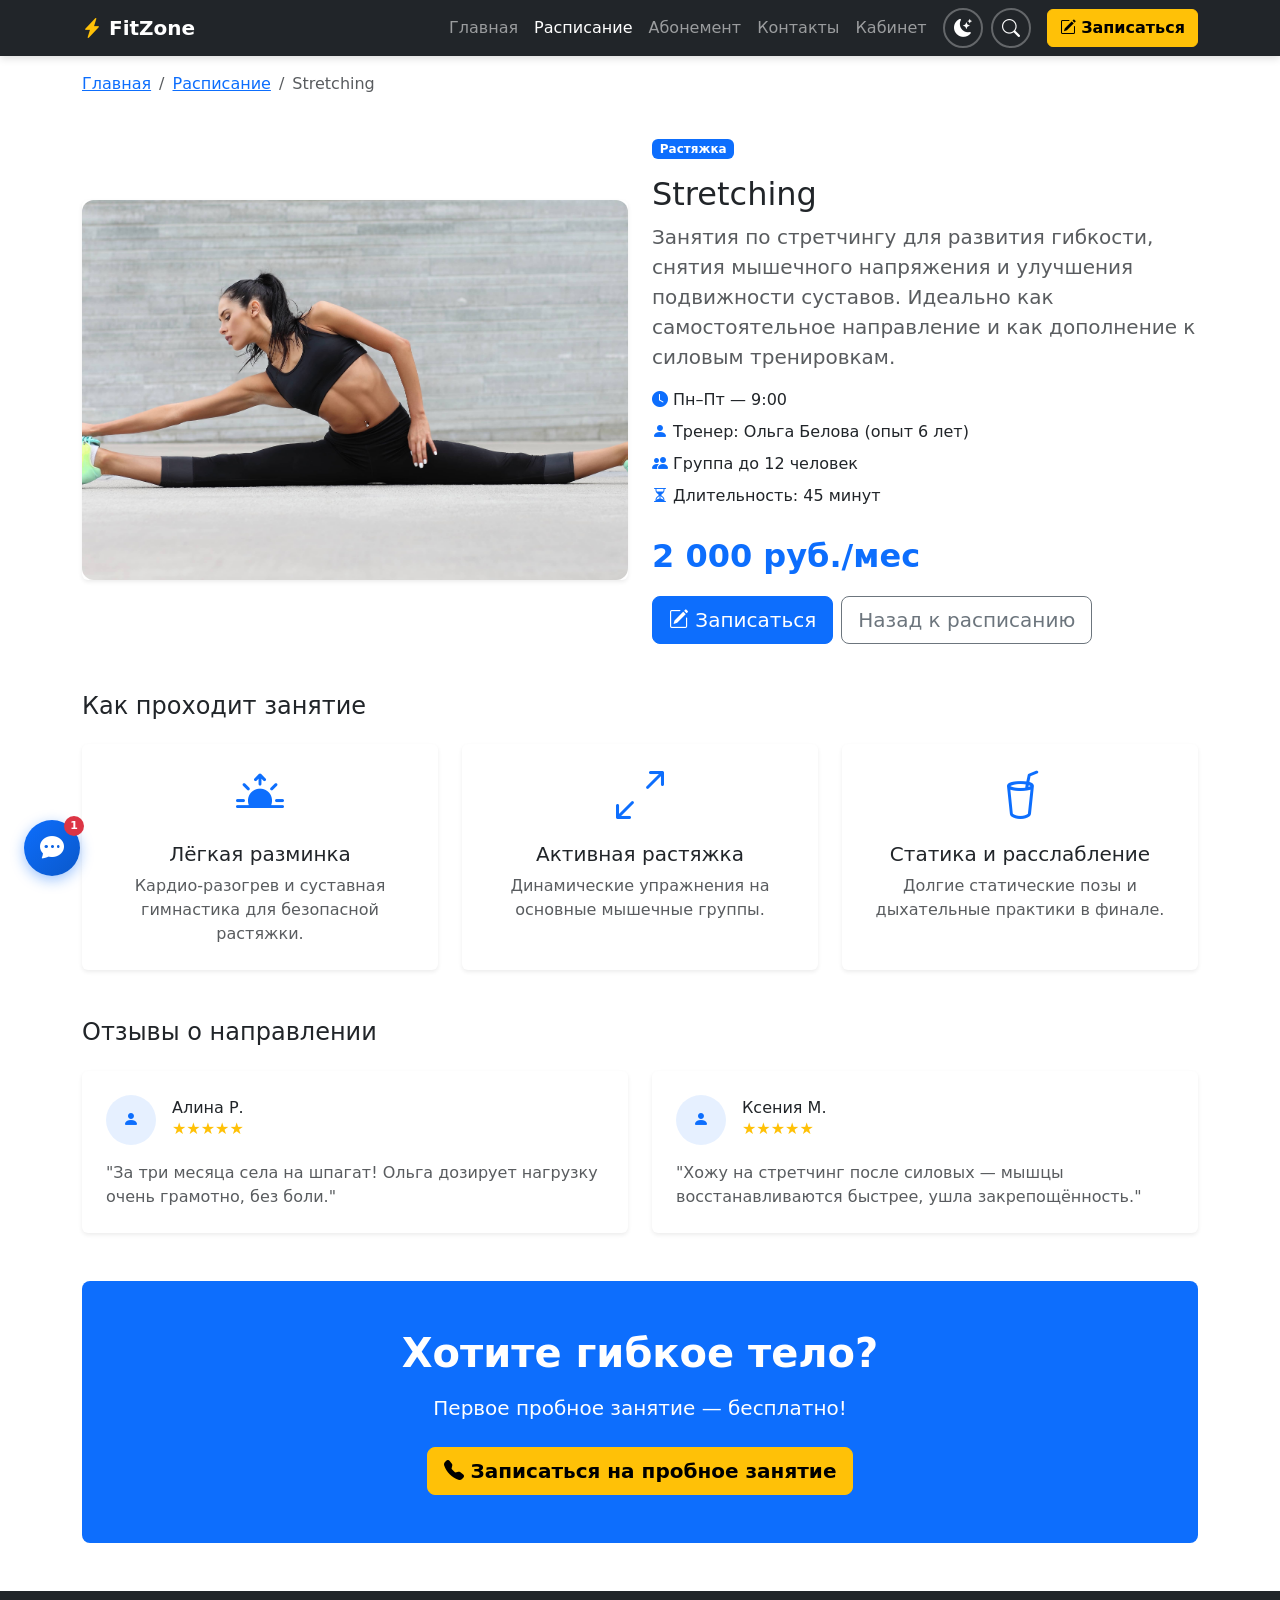
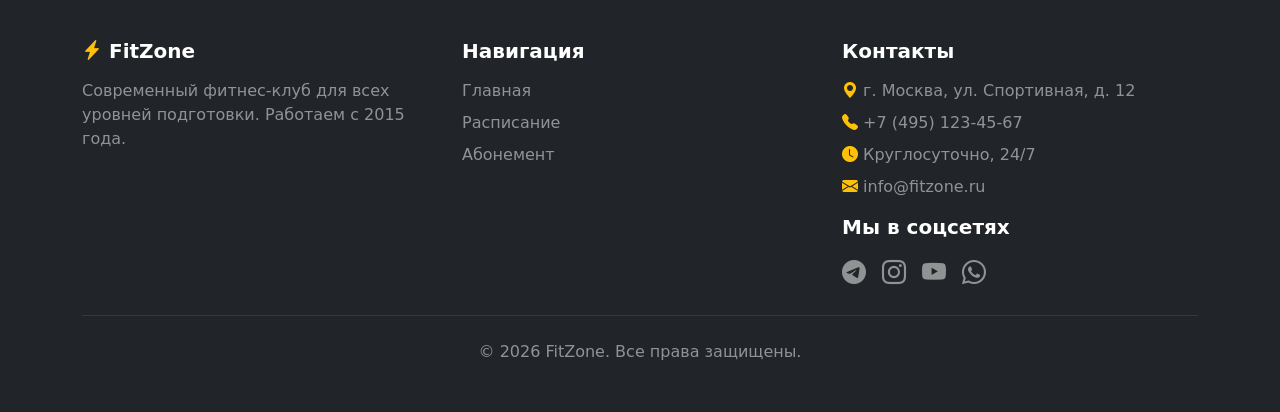
<file: stretching.html>
<!DOCTYPE html>
<html lang="ru">
<head>
  <meta charset="UTF-8">
  <meta name="viewport" content="width=device-width, initial-scale=1.0">
  <meta name="description" content="Stretching в FitZone — занятия по растяжке для гибкости и расслабления с тренером Ольгой Беловой.">
  <title>Stretching — FitZone</title>
  <link href="https://cdn.jsdelivr.net/npm/bootstrap@5.3.3/dist/css/bootstrap.min.css" rel="stylesheet">
  <link rel="stylesheet" href="https://cdn.jsdelivr.net/npm/bootstrap-icons@1.11.3/font/bootstrap-icons.css">
  <link rel="stylesheet" href="css/custom.css">
</head>
<body>

  <nav class="navbar navbar-expand-lg navbar-dark bg-dark sticky-top">
    <div class="container">
      <a class="navbar-brand fw-bold" href="index.html">
        <i class="bi bi-lightning-charge-fill text-warning"></i> FitZone
      </a>
      <button class="navbar-toggler" type="button" data-bs-toggle="collapse" data-bs-target="#mainNav">
        <span class="navbar-toggler-icon"></span>
      </button>
      <div class="collapse navbar-collapse" id="mainNav">
        <ul class="navbar-nav ms-auto">
          <li class="nav-item"><a class="nav-link" href="index.html">Главная</a></li>
          <li class="nav-item"><a class="nav-link active" aria-current="page" href="catalog.html">Расписание</a></li>
          <li class="nav-item"><a class="nav-link" href="product.html">Абонемент</a></li>
          <li class="nav-item"><a class="nav-link" href="contacts.html">Контакты</a></li>
          <li class="nav-item"><a class="nav-link" href="profile.html">Кабинет</a></li>
        </ul>
        <button class="theme-toggle" id="themeToggle" type="button" aria-label="Переключить тему">
  <i class="bi bi-moon-stars-fill" id="themeIcon"></i>
</button>
<button class="theme-toggle" id="searchToggle" type="button" aria-label="Поиск по сайту">
  <i class="bi bi-search"></i>
</button>
        <button class="btn btn-warning fw-bold ms-lg-3 mt-2 mt-lg-0" type="button" data-bs-toggle="modal" data-bs-target="#orderModal">
          <i class="bi bi-pencil-square"></i> Записаться
        </button>
      </div>
    </div>
  </nav>

  <div class="container py-3">
    <nav aria-label="breadcrumb">
      <ol class="breadcrumb mb-0">
        <li class="breadcrumb-item"><a href="index.html">Главная</a></li>
        <li class="breadcrumb-item"><a href="catalog.html">Расписание</a></li>
        <li class="breadcrumb-item active">Stretching</li>
      </ol>
    </nav>
  </div>

  <main class="container my-4">

    <div class="row g-4 align-items-center">
      <div class="col-12 col-lg-6">
        <div class="card border-0 shadow-sm overflow-hidden">
          <img class="membership-image" src="images/stretching.jpg" alt="Занятия стретчингом в FitZone" width="600" height="380">
        </div>
      </div>
      <div class="col-12 col-lg-6">
        <span class="badge bg-primary mb-3">Растяжка</span>
        <h1 class="h2">Stretching</h1>
        <p class="lead text-muted">
          Занятия по стретчингу для развития гибкости, снятия мышечного напряжения и улучшения
          подвижности суставов. Идеально как самостоятельное направление и как дополнение к силовым тренировкам.
        </p>
        <ul class="list-unstyled mb-4">
          <li class="mb-2"><i class="bi bi-clock-fill text-primary"></i> Пн–Пт — 9:00</li>
          <li class="mb-2"><i class="bi bi-person-fill text-primary"></i> Тренер: Ольга Белова (опыт 6 лет)</li>
          <li class="mb-2"><i class="bi bi-people-fill text-primary"></i> Группа до 12 человек</li>
          <li class="mb-2"><i class="bi bi-hourglass-split text-primary"></i> Длительность: 45 минут</li>
        </ul>
        <p class="fs-2 fw-bold text-primary">2 000 руб./мес</p>
        <div class="d-flex gap-2">
          <button class="btn btn-primary btn-lg" type="button" data-bs-toggle="modal" data-bs-target="#orderModal">
            <i class="bi bi-pencil-square"></i> Записаться
          </button>
          <a class="btn btn-outline-secondary btn-lg" href="catalog.html">Назад к расписанию</a>
        </div>
      </div>
    </div>

    <section class="mt-5">
      <h2 class="h4 mb-4">Как проходит занятие</h2>
      <div class="row g-4">
        <div class="col-12 col-md-4">
          <div class="card h-100 p-4 text-center shadow-sm border-0">
            <i class="bi bi-sunrise-fill display-5 text-primary mb-3"></i>
            <h3 class="h5">Лёгкая разминка</h3>
            <p class="text-muted mb-0">Кардио-разогрев и суставная гимнастика для безопасной растяжки.</p>
          </div>
        </div>
        <div class="col-12 col-md-4">
          <div class="card h-100 p-4 text-center shadow-sm border-0">
            <i class="bi bi-arrows-angle-expand display-5 text-primary mb-3"></i>
            <h3 class="h5">Активная растяжка</h3>
            <p class="text-muted mb-0">Динамические упражнения на основные мышечные группы.</p>
          </div>
        </div>
        <div class="col-12 col-md-4">
          <div class="card h-100 p-4 text-center shadow-sm border-0">
            <i class="bi bi-cup-straw display-5 text-primary mb-3"></i>
            <h3 class="h5">Статика и расслабление</h3>
            <p class="text-muted mb-0">Долгие статические позы и дыхательные практики в финале.</p>
          </div>
        </div>
      </div>
    </section>

    <section class="mt-5">
      <h2 class="h4 mb-4">Отзывы о направлении</h2>
      <div class="row g-4">
        <div class="col-12 col-md-6">
          <div class="card h-100 p-4 shadow-sm border-0">
            <div class="d-flex align-items-center mb-3">
              <div class="bg-primary bg-opacity-10 rounded-circle d-flex align-items-center justify-content-center me-3" style="width: 50px; height: 50px;">
                <i class="bi bi-person-fill text-primary"></i>
              </div>
              <div>
                <h3 class="h6 mb-0">Алина Р.</h3>
                <div class="text-warning">★★★★★</div>
              </div>
            </div>
            <p class="text-muted mb-0">"За три месяца села на шпагат! Ольга дозирует нагрузку очень грамотно, без боли."</p>
          </div>
        </div>
        <div class="col-12 col-md-6">
          <div class="card h-100 p-4 shadow-sm border-0">
            <div class="d-flex align-items-center mb-3">
              <div class="bg-primary bg-opacity-10 rounded-circle d-flex align-items-center justify-content-center me-3" style="width: 50px; height: 50px;">
                <i class="bi bi-person-fill text-primary"></i>
              </div>
              <div>
                <h3 class="h6 mb-0">Ксения М.</h3>
                <div class="text-warning">★★★★★</div>
              </div>
            </div>
            <p class="text-muted mb-0">"Хожу на стретчинг после силовых — мышцы восстанавливаются быстрее, ушла закрепощённость."</p>
          </div>
        </div>
      </div>
    </section>

    <section class="bg-primary text-white py-5 mt-5 rounded-3">
      <div class="container text-center">
        <h2 class="display-6 fw-bold mb-3">Хотите гибкое тело?</h2>
        <p class="lead mb-4">Первое пробное занятие — бесплатно!</p>
        <button class="btn btn-warning btn-lg fw-bold" type="button" data-bs-toggle="modal" data-bs-target="#orderModal">
          <i class="bi bi-telephone-fill"></i> Записаться на пробное занятие
        </button>
      </div>
    </section>

  </main>

  <div class="modal fade" id="orderModal" tabindex="-1" aria-labelledby="orderModalLabel" aria-hidden="true">
    <div class="modal-dialog modal-dialog-centered">
      <div class="modal-content">
        <div class="modal-header bg-primary text-white">
          <h2 class="modal-title h5" id="orderModalLabel">
            <i class="bi bi-pencil-square"></i> Быстрая запись на занятие
          </h2>
          <button type="button" class="btn-close btn-close-white" data-bs-dismiss="modal" aria-label="Закрыть"></button>
        </div>
        <div class="modal-body">
          <div class="alert alert-success d-none" id="successAlert" role="alert">
            <i class="bi bi-check-circle-fill"></i> <strong>Заявка отправлена!</strong> Администратор свяжется с вами в течение часа.
          </div>
          <p class="text-muted mb-3">Оставьте контакты — мы перезвоним в течение часа.</p>
          <form id="orderForm" novalidate>
            <div class="mb-3">
              <label for="modal-name" class="form-label">Имя *</label>
              <input id="modal-name" type="text" class="form-control" required minlength="2">
              <div class="invalid-feedback">Введите имя (минимум 2 символа).</div>
            </div>
            <div class="mb-3">
              <label for="modal-phone" class="form-label">Телефон *</label>
              <div class="input-group">
                <span class="input-group-text">+7</span>
                <input id="modal-phone" type="tel" class="form-control" placeholder="900 000-00-00" required>
                <div class="invalid-feedback">Введите телефон.</div>
              </div>
            </div>
            <div class="mb-3">
              <label for="modal-direction" class="form-label">Направление</label>
              <select id="modal-direction" class="form-select">
                <option selected>Выберите направление</option>
                <option value="crossfit">CrossFit</option>
                <option value="yoga">Йога</option>
                <option value="swim">Плавание</option>
                <option value="pilates">Пилатес</option>
                <option value="box">Бокс</option>
                <option value="stretch">Stretching</option>
              </select>
            </div>
            <div class="form-check mb-3">
              <input id="modal-agree" class="form-check-input" type="checkbox" required>
              <label class="form-check-label" for="modal-agree">
                Я согласен на обработку персональных данных *
              </label>
            </div>
          </form>
        </div>
        <div class="modal-footer">
          <button type="button" class="btn btn-outline-secondary" data-bs-dismiss="modal">Закрыть</button>
          <button type="button" class="btn btn-primary" id="submitOrder">
            <i class="bi bi-send-fill"></i> Отправить заявку
          </button>
        </div>
      </div>
    </div>
  </div>

  <footer class="site-footer text-white py-5 mt-5">
  <div class="container">
    <div class="row g-4">
      <div class="col-12 col-md-4">
        <h3 class="h5 fw-bold mb-3">
          <i class="bi bi-lightning-charge-fill text-warning"></i> FitZone
        </h3>
        <p class="text-white-50 mb-0">
          Современный фитнес-клуб для всех уровней подготовки. Работаем с 2015 года.
        </p>
      </div>
      <div class="col-12 col-md-4">
        <h3 class="h5 fw-bold mb-3">Навигация</h3>
        <ul class="list-unstyled mb-0">
          <li class="mb-2"><a class="text-white-50 text-decoration-none" href="index.html">Главная</a></li>
          <li class="mb-2"><a class="text-white-50 text-decoration-none" href="catalog.html">Расписание</a></li>
          <li class="mb-2"><a class="text-white-50 text-decoration-none" href="product.html">Абонемент</a></li>
          
        </ul>
      </div>
      <div class="col-12 col-md-4">
        <h3 class="h5 fw-bold mb-3">Контакты</h3>
        <ul class="list-unstyled text-white-50 mb-3">
          <li class="mb-2"><i class="bi bi-geo-alt-fill text-warning"></i> г. Москва, ул. Спортивная, д. 12</li>
          <li class="mb-2"><i class="bi bi-telephone-fill text-warning"></i> +7 (495) 123-45-67</li>
          <li class="mb-2"><i class="bi bi-clock-fill text-warning"></i> Круглосуточно, 24/7</li>
          <li class="mb-2"><i class="bi bi-envelope-fill text-warning"></i> info@fitzone.ru</li>
          
        </ul>
        <h3 class="h5 fw-bold mb-3">Мы в соцсетях</h3>
        <div class="d-flex gap-3">
          <a class="text-white-50" href="#" aria-label="Telegram"><i class="bi bi-telegram fs-4"></i></a>
          <a class="text-white-50" href="#" aria-label="Instagram"><i class="bi bi-instagram fs-4"></i></a>
          <a class="text-white-50" href="#" aria-label="YouTube"><i class="bi bi-youtube fs-4"></i></a>
          <a class="text-white-50" href="#" aria-label="WhatsApp"><i class="bi bi-whatsapp fs-4"></i></a>
        </div>
      </div>
    </div>
    <hr class="border-secondary my-4">
    <p class="mb-0 text-white-50 text-center">&copy; 2026 FitZone. Все права защищены.</p>
  </div>
</footer>
<button class="scroll-top-button" id="scrollTopButton" type="button" aria-label="Вернуться наверх страницы">
  <i class="bi bi-arrow-up-circle-fill"></i> Наверх
</button>

<!-- Виджет чата с поддержкой -->
<button class="chat-toggle" id="chatToggle" type="button" aria-label="Открыть чат с поддержкой">
  <i class="bi bi-chat-dots-fill"></i>
  <span class="chat-badge" id="chatBadge">1</span>
</button>

<div class="chat-window" id="chatWindow" hidden>
  <div class="chat-header">
    <div class="d-flex align-items-center">
      <div class="chat-avatar me-2">
        <i class="bi bi-headset"></i>
      </div>
      <div>
        <h3 class="h6 mb-0 text-white">Поддержка FitZone</h3>
        <small class="text-white-50"><span class="status-dot"></span> Онлайн</small>
      </div>
    </div>
    <button class="btn-close btn-close-white" id="chatClose" aria-label="Закрыть чат"></button>
  </div>
  <div class="chat-body" id="chatBody">
    <div class="chat-message bot">
      <p>Здравствуйте! 👋 Чем можем помочь?</p>
      <small class="text-muted">Сейчас</small>
    </div>
  </div>
  <form class="chat-form" id="chatForm">
    <input id="chatInput" type="text" class="form-control" placeholder="Напишите сообщение..." autocomplete="off">
    <button type="submit" class="btn btn-primary">
      <i class="bi bi-send-fill"></i>
    </button>
  </form>
</div>

<!-- Toast-уведомление -->
<div class="toast-container position-fixed bottom-0 end-0 p-3" style="z-index: 1100;">
  <div id="successToast" class="toast" role="alert" aria-live="assertive" aria-atomic="true">
    <div class="toast-header bg-success text-white">
      <i class="bi bi-check-circle-fill me-2"></i>
      <strong class="me-auto">FitZone</strong>
      <small>только что</small>
      <button type="button" class="btn-close btn-close-white" data-bs-dismiss="toast"></button>
    </div>
    <div class="toast-body">
      <i class="bi bi-check-circle-fill text-success"></i>
      <strong>Заявка отправлена!</strong> Администратор свяжется с вами в течение часа.
    </div>
  </div>
</div>

  <script src="https://cdn.jsdelivr.net/npm/bootstrap@5.3.3/dist/js/bootstrap.bundle.min.js"></script>
  <script src="js/main.js"></script>

  <!-- Модальное окно поиска -->
<!-- Модальное окно поиска -->
<div class="modal fade" id="searchModal" tabindex="-1" aria-labelledby="searchModalLabel" aria-hidden="true">
  <div class="modal-dialog modal-dialog-centered modal-lg">
    <div class="modal-content">
      <div class="modal-header bg-primary text-white">
        <h2 class="modal-title h5" id="searchModalLabel">
          <i class="bi bi-search"></i> Поиск по сайту
        </h2>
        <button type="button" class="btn-close btn-close-white" data-bs-dismiss="modal" aria-label="Закрыть"></button>
      </div>
      <div class="modal-body">
        <input id="searchInput" type="text" class="form-control form-control-lg" placeholder="Введите запрос: CrossFit, йога, абонемент...">
        <div id="searchResults" class="mt-3"></div>
      </div>
    </div>
  </div>
</div>
</body>
</html>
</file>
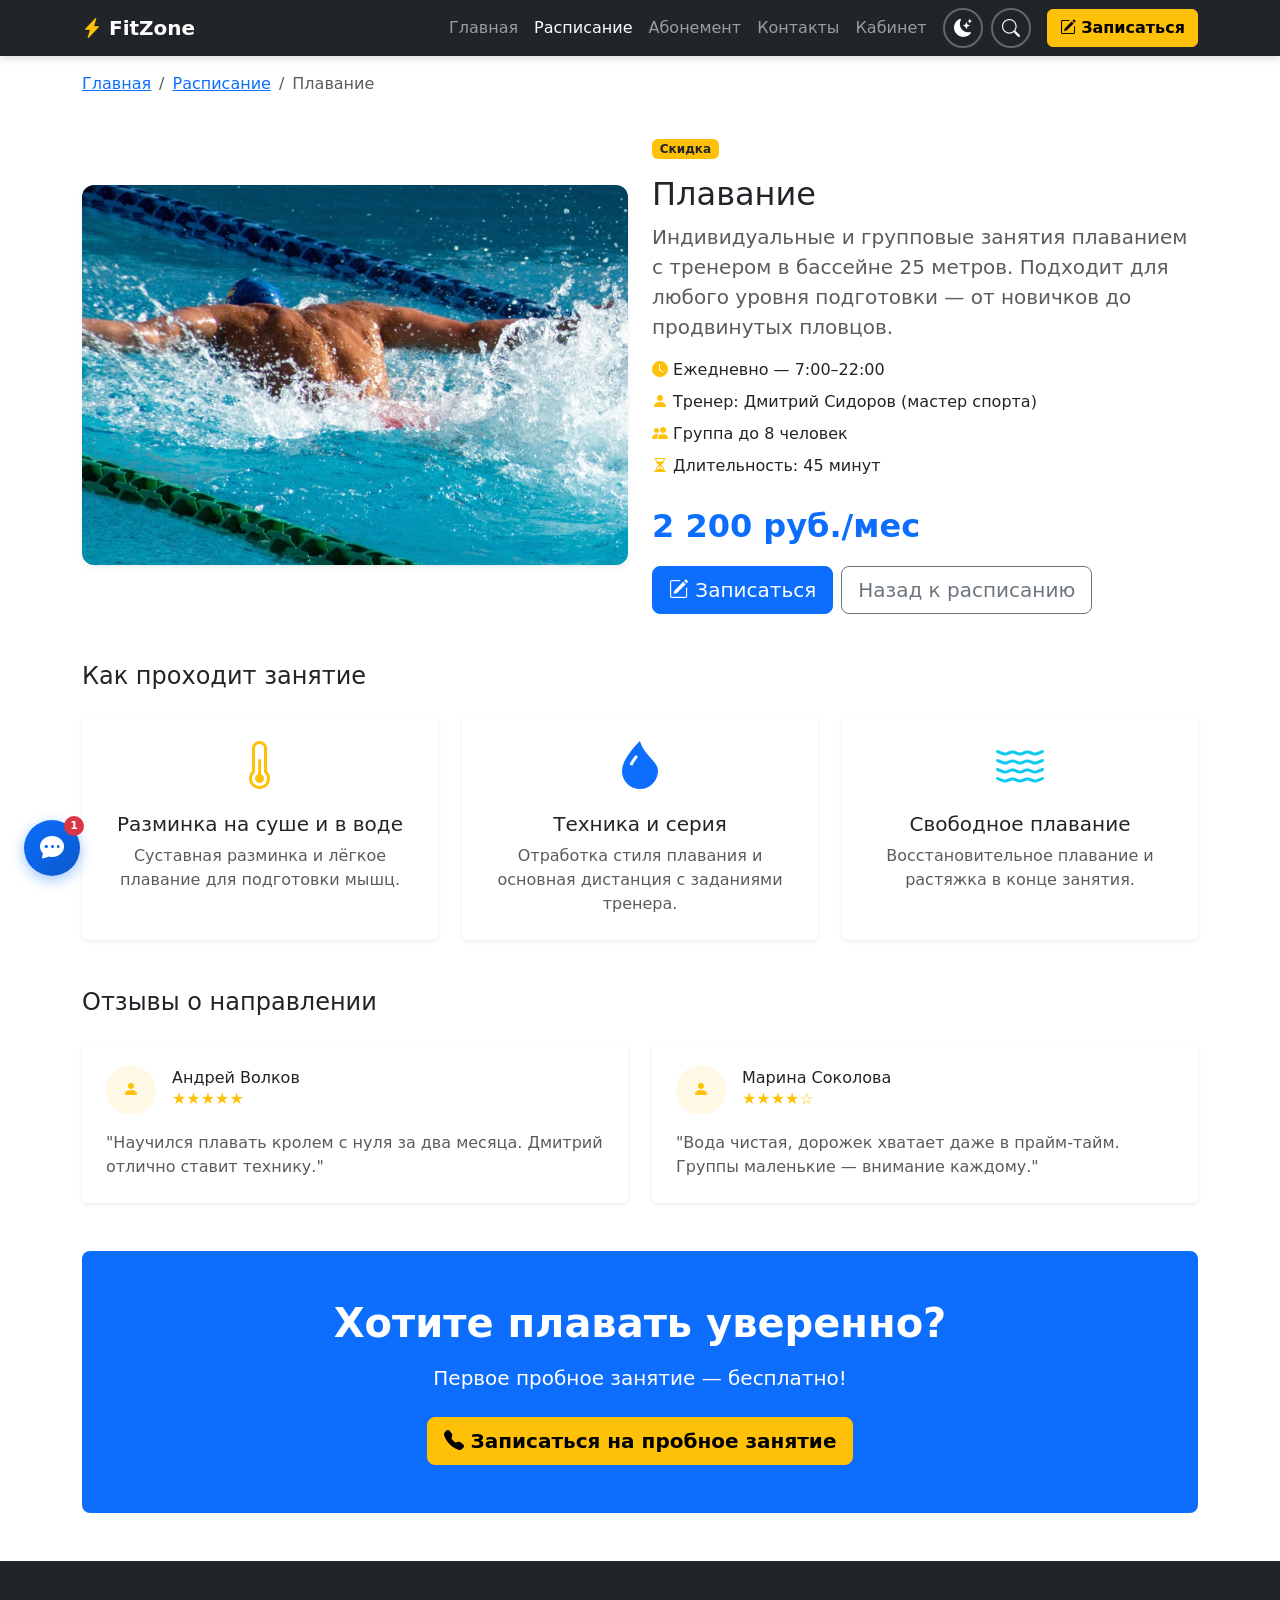
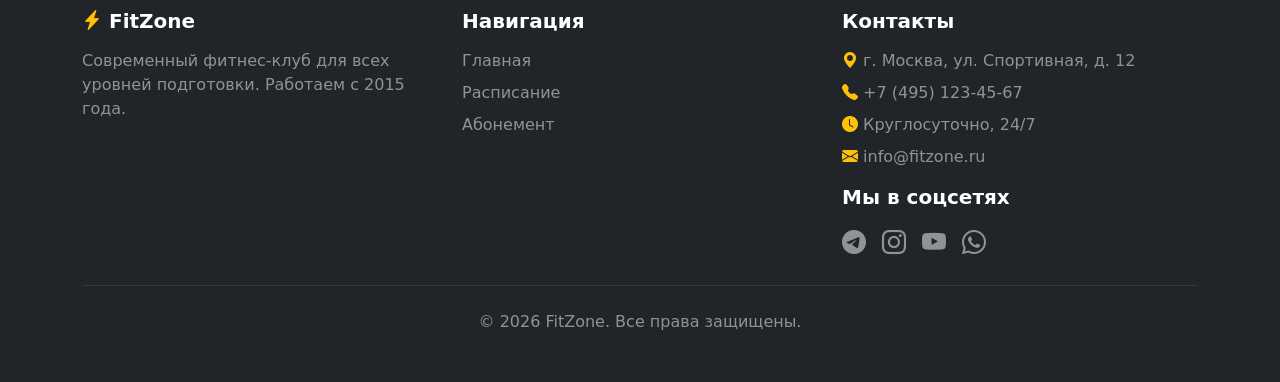
<file: swimming.html>
<!DOCTYPE html>
<html lang="ru">
<head>
  <meta charset="UTF-8">
  <meta name="viewport" content="width=device-width, initial-scale=1.0">
  <meta name="description" content="Плавание в FitZone — занятия в бассейне 25 метров с мастером спорта Дмитрием Сидоровым.">
  <title>Плавание — FitZone</title>
  <link href="https://cdn.jsdelivr.net/npm/bootstrap@5.3.3/dist/css/bootstrap.min.css" rel="stylesheet">
  <link rel="stylesheet" href="https://cdn.jsdelivr.net/npm/bootstrap-icons@1.11.3/font/bootstrap-icons.css">
  <link rel="stylesheet" href="css/custom.css">
</head>
<body>

  <nav class="navbar navbar-expand-lg navbar-dark bg-dark sticky-top">
    <div class="container">
      <a class="navbar-brand fw-bold" href="index.html">
        <i class="bi bi-lightning-charge-fill text-warning"></i> FitZone
      </a>
      <button class="navbar-toggler" type="button" data-bs-toggle="collapse" data-bs-target="#mainNav">
        <span class="navbar-toggler-icon"></span>
      </button>
      <div class="collapse navbar-collapse" id="mainNav">
        <ul class="navbar-nav ms-auto">
          <li class="nav-item"><a class="nav-link" href="index.html">Главная</a></li>
          <li class="nav-item"><a class="nav-link active" aria-current="page" href="catalog.html">Расписание</a></li>
          <li class="nav-item"><a class="nav-link" href="product.html">Абонемент</a></li>
          <li class="nav-item"><a class="nav-link" href="contacts.html">Контакты</a></li>
          <li class="nav-item"><a class="nav-link" href="profile.html">Кабинет</a></li>
        </ul>
        <button class="theme-toggle" id="themeToggle" type="button" aria-label="Переключить тему">
  <i class="bi bi-moon-stars-fill" id="themeIcon"></i>
</button>
<button class="theme-toggle" id="searchToggle" type="button" aria-label="Поиск по сайту">
  <i class="bi bi-search"></i>
</button>
        <button class="btn btn-warning fw-bold ms-lg-3 mt-2 mt-lg-0" type="button" data-bs-toggle="modal" data-bs-target="#orderModal">
          <i class="bi bi-pencil-square"></i> Записаться
        </button>
      </div>
    </div>
  </nav>

  <div class="container py-3">
    <nav aria-label="breadcrumb">
      <ol class="breadcrumb mb-0">
        <li class="breadcrumb-item"><a href="index.html">Главная</a></li>
        <li class="breadcrumb-item"><a href="catalog.html">Расписание</a></li>
        <li class="breadcrumb-item active">Плавание</li>
      </ol>
    </nav>
  </div>

  <main class="container my-4">

    <div class="row g-4 align-items-center">
      <div class="col-12 col-lg-6">
        <div class="card border-0 shadow-sm overflow-hidden">
          <img class="membership-image" src="images/swimming.jpg" alt="Бассейн 25 метров в FitZone" width="600" height="380">
        </div>
      </div>
      <div class="col-12 col-lg-6">
        <span class="badge bg-warning text-dark mb-3">Скидка</span>
        <h1 class="h2">Плавание</h1>
        <p class="lead text-muted">
          Индивидуальные и групповые занятия плаванием с тренером в бассейне 25 метров.
          Подходит для любого уровня подготовки — от новичков до продвинутых пловцов.
        </p>
        <ul class="list-unstyled mb-4">
          <li class="mb-2"><i class="bi bi-clock-fill text-warning"></i> Ежедневно — 7:00–22:00</li>
          <li class="mb-2"><i class="bi bi-person-fill text-warning"></i> Тренер: Дмитрий Сидоров (мастер спорта)</li>
          <li class="mb-2"><i class="bi bi-people-fill text-warning"></i> Группа до 8 человек</li>
          <li class="mb-2"><i class="bi bi-hourglass-split text-warning"></i> Длительность: 45 минут</li>
        </ul>
        <p class="fs-2 fw-bold text-primary">2 200 руб./мес</p>
        <div class="d-flex gap-2">
          <button class="btn btn-primary btn-lg" type="button" data-bs-toggle="modal" data-bs-target="#orderModal">
            <i class="bi bi-pencil-square"></i> Записаться
          </button>
          <a class="btn btn-outline-secondary btn-lg" href="catalog.html">Назад к расписанию</a>
        </div>
      </div>
    </div>

    <section class="mt-5">
      <h2 class="h4 mb-4">Как проходит занятие</h2>
      <div class="row g-4">
        <div class="col-12 col-md-4">
          <div class="card h-100 p-4 text-center shadow-sm border-0">
            <i class="bi bi-thermometer-half display-5 text-warning mb-3"></i>
            <h3 class="h5">Разминка на суше и в воде</h3>
            <p class="text-muted mb-0">Суставная разминка и лёгкое плавание для подготовки мышц.</p>
          </div>
        </div>
        <div class="col-12 col-md-4">
          <div class="card h-100 p-4 text-center shadow-sm border-0">
            <i class="bi bi-droplet-fill display-5 text-primary mb-3"></i>
            <h3 class="h5">Техника и серия</h3>
            <p class="text-muted mb-0">Отработка стиля плавания и основная дистанция с заданиями тренера.</p>
          </div>
        </div>
        <div class="col-12 col-md-4">
          <div class="card h-100 p-4 text-center shadow-sm border-0">
            <i class="bi bi-water display-5 text-info mb-3"></i>
            <h3 class="h5">Свободное плавание</h3>
            <p class="text-muted mb-0">Восстановительное плавание и растяжка в конце занятия.</p>
          </div>
        </div>
      </div>
    </section>

    <section class="mt-5">
      <h2 class="h4 mb-4">Отзывы о направлении</h2>
      <div class="row g-4">
        <div class="col-12 col-md-6">
          <div class="card h-100 p-4 shadow-sm border-0">
            <div class="d-flex align-items-center mb-3">
              <div class="bg-warning bg-opacity-10 rounded-circle d-flex align-items-center justify-content-center me-3" style="width: 50px; height: 50px;">
                <i class="bi bi-person-fill text-warning"></i>
              </div>
              <div>
                <h3 class="h6 mb-0">Андрей Волков</h3>
                <div class="text-warning">★★★★★</div>
              </div>
            </div>
            <p class="text-muted mb-0">"Научился плавать кролем с нуля за два месяца. Дмитрий отлично ставит технику."</p>
          </div>
        </div>
        <div class="col-12 col-md-6">
          <div class="card h-100 p-4 shadow-sm border-0">
            <div class="d-flex align-items-center mb-3">
              <div class="bg-warning bg-opacity-10 rounded-circle d-flex align-items-center justify-content-center me-3" style="width: 50px; height: 50px;">
                <i class="bi bi-person-fill text-warning"></i>
              </div>
              <div>
                <h3 class="h6 mb-0">Марина Соколова</h3>
                <div class="text-warning">★★★★☆</div>
              </div>
            </div>
            <p class="text-muted mb-0">"Вода чистая, дорожек хватает даже в прайм-тайм. Группы маленькие — внимание каждому."</p>
          </div>
        </div>
      </div>
    </section>

    <section class="bg-primary text-white py-5 mt-5 rounded-3">
      <div class="container text-center">
        <h2 class="display-6 fw-bold mb-3">Хотите плавать уверенно?</h2>
        <p class="lead mb-4">Первое пробное занятие — бесплатно!</p>
        <button class="btn btn-warning btn-lg fw-bold" type="button" data-bs-toggle="modal" data-bs-target="#orderModal">
          <i class="bi bi-telephone-fill"></i> Записаться на пробное занятие
        </button>
      </div>
    </section>

  </main>

  <div class="modal fade" id="orderModal" tabindex="-1" aria-labelledby="orderModalLabel" aria-hidden="true">
    <div class="modal-dialog modal-dialog-centered">
      <div class="modal-content">
        <div class="modal-header bg-primary text-white">
          <h2 class="modal-title h5" id="orderModalLabel">
            <i class="bi bi-pencil-square"></i> Быстрая запись на занятие
          </h2>
          <button type="button" class="btn-close btn-close-white" data-bs-dismiss="modal" aria-label="Закрыть"></button>
        </div>
        <div class="modal-body">
          <div class="alert alert-success d-none" id="successAlert" role="alert">
            <i class="bi bi-check-circle-fill"></i> <strong>Заявка отправлена!</strong> Администратор свяжется с вами в течение часа.
          </div>
          <p class="text-muted mb-3">Оставьте контакты — мы перезвоним в течение часа.</p>
          <form id="orderForm" novalidate>
            <div class="mb-3">
              <label for="modal-name" class="form-label">Имя *</label>
              <input id="modal-name" type="text" class="form-control" required minlength="2">
              <div class="invalid-feedback">Введите имя (минимум 2 символа).</div>
            </div>
            <div class="mb-3">
              <label for="modal-phone" class="form-label">Телефон *</label>
              <div class="input-group">
                <span class="input-group-text">+7</span>
                <input id="modal-phone" type="tel" class="form-control" placeholder="900 000-00-00" required>
                <div class="invalid-feedback">Введите телефон.</div>
              </div>
            </div>
            <div class="mb-3">
              <label for="modal-direction" class="form-label">Направление</label>
              <select id="modal-direction" class="form-select">
                <option selected>Выберите направление</option>
                <option value="crossfit">CrossFit</option>
                <option value="yoga">Йога</option>
                <option value="swim">Плавание</option>
                <option value="pilates">Пилатес</option>
                <option value="box">Бокс</option>
                <option value="stretch">Stretching</option>
              </select>
            </div>
            <div class="form-check mb-3">
              <input id="modal-agree" class="form-check-input" type="checkbox" required>
              <label class="form-check-label" for="modal-agree">
                Я согласен на обработку персональных данных *
              </label>
            </div>
          </form>
        </div>
        <div class="modal-footer">
          <button type="button" class="btn btn-outline-secondary" data-bs-dismiss="modal">Закрыть</button>
          <button type="button" class="btn btn-primary" id="submitOrder">
            <i class="bi bi-send-fill"></i> Отправить заявку
          </button>
        </div>
      </div>
    </div>
  </div>
  <footer class="site-footer text-white py-5 mt-5">
  <div class="container">
    <div class="row g-4">
      <div class="col-12 col-md-4">
        <h3 class="h5 fw-bold mb-3">
          <i class="bi bi-lightning-charge-fill text-warning"></i> FitZone
        </h3>
        <p class="text-white-50 mb-0">
          Современный фитнес-клуб для всех уровней подготовки. Работаем с 2015 года.
        </p>
      </div>
      <div class="col-12 col-md-4">
        <h3 class="h5 fw-bold mb-3">Навигация</h3>
        <ul class="list-unstyled mb-0">
          <li class="mb-2"><a class="text-white-50 text-decoration-none" href="index.html">Главная</a></li>
          <li class="mb-2"><a class="text-white-50 text-decoration-none" href="catalog.html">Расписание</a></li>
          <li class="mb-2"><a class="text-white-50 text-decoration-none" href="product.html">Абонемент</a></li>
          
        </ul>
      </div>
      <div class="col-12 col-md-4">
        <h3 class="h5 fw-bold mb-3">Контакты</h3>
        <ul class="list-unstyled text-white-50 mb-3">
          <li class="mb-2"><i class="bi bi-geo-alt-fill text-warning"></i> г. Москва, ул. Спортивная, д. 12</li>
          <li class="mb-2"><i class="bi bi-telephone-fill text-warning"></i> +7 (495) 123-45-67</li>
          <li class="mb-2"><i class="bi bi-clock-fill text-warning"></i> Круглосуточно, 24/7</li>
          <li class="mb-2"><i class="bi bi-envelope-fill text-warning"></i> info@fitzone.ru</li>
          
        </ul>
        <h3 class="h5 fw-bold mb-3">Мы в соцсетях</h3>
        <div class="d-flex gap-3">
          <a class="text-white-50" href="#" aria-label="Telegram"><i class="bi bi-telegram fs-4"></i></a>
          <a class="text-white-50" href="#" aria-label="Instagram"><i class="bi bi-instagram fs-4"></i></a>
          <a class="text-white-50" href="#" aria-label="YouTube"><i class="bi bi-youtube fs-4"></i></a>
          <a class="text-white-50" href="#" aria-label="WhatsApp"><i class="bi bi-whatsapp fs-4"></i></a>
        </div>
      </div>
    </div>
    <hr class="border-secondary my-4">
    <p class="mb-0 text-white-50 text-center">&copy; 2026 FitZone. Все права защищены.</p>
  </div>
</footer>

<button class="scroll-top-button" id="scrollTopButton" type="button" aria-label="Вернуться наверх страницы">
  <i class="bi bi-arrow-up-circle-fill"></i> Наверх
</button>

<!-- Виджет чата с поддержкой -->
<button class="chat-toggle" id="chatToggle" type="button" aria-label="Открыть чат с поддержкой">
  <i class="bi bi-chat-dots-fill"></i>
  <span class="chat-badge" id="chatBadge">1</span>
</button>

<div class="chat-window" id="chatWindow" hidden>
  <div class="chat-header">
    <div class="d-flex align-items-center">
      <div class="chat-avatar me-2">
        <i class="bi bi-headset"></i>
      </div>
      <div>
        <h3 class="h6 mb-0 text-white">Поддержка FitZone</h3>
        <small class="text-white-50"><span class="status-dot"></span> Онлайн</small>
      </div>
    </div>
    <button class="btn-close btn-close-white" id="chatClose" aria-label="Закрыть чат"></button>
  </div>
  <div class="chat-body" id="chatBody">
    <div class="chat-message bot">
      <p>Здравствуйте! 👋 Чем можем помочь?</p>
      <small class="text-muted">Сейчас</small>
    </div>
  </div>
  <form class="chat-form" id="chatForm">
    <input id="chatInput" type="text" class="form-control" placeholder="Напишите сообщение..." autocomplete="off">
    <button type="submit" class="btn btn-primary">
      <i class="bi bi-send-fill"></i>
    </button>
  </form>
</div>

<!-- Toast-уведомление -->
<div class="toast-container position-fixed bottom-0 end-0 p-3" style="z-index: 1100;">
  <div id="successToast" class="toast" role="alert" aria-live="assertive" aria-atomic="true">
    <div class="toast-header bg-success text-white">
      <i class="bi bi-check-circle-fill me-2"></i>
      <strong class="me-auto">FitZone</strong>
      <small>только что</small>
      <button type="button" class="btn-close btn-close-white" data-bs-dismiss="toast"></button>
    </div>
    <div class="toast-body">
      <i class="bi bi-check-circle-fill text-success"></i>
      <strong>Заявка отправлена!</strong> Администратор свяжется с вами в течение часа.
    </div>
  </div>
</div>

  <script src="https://cdn.jsdelivr.net/npm/bootstrap@5.3.3/dist/js/bootstrap.bundle.min.js"></script>
  <script src="js/main.js"></script>
  <!-- Модальное окно поиска -->
<!-- Модальное окно поиска -->
<div class="modal fade" id="searchModal" tabindex="-1" aria-labelledby="searchModalLabel" aria-hidden="true">
  <div class="modal-dialog modal-dialog-centered modal-lg">
    <div class="modal-content">
      <div class="modal-header bg-primary text-white">
        <h2 class="modal-title h5" id="searchModalLabel">
          <i class="bi bi-search"></i> Поиск по сайту
        </h2>
        <button type="button" class="btn-close btn-close-white" data-bs-dismiss="modal" aria-label="Закрыть"></button>
      </div>
      <div class="modal-body">
        <input id="searchInput" type="text" class="form-control form-control-lg" placeholder="Введите запрос: CrossFit, йога, абонемент...">
        <div id="searchResults" class="mt-3"></div>
      </div>
    </div>
  </div>
</div>
</body>
</html>
</file>
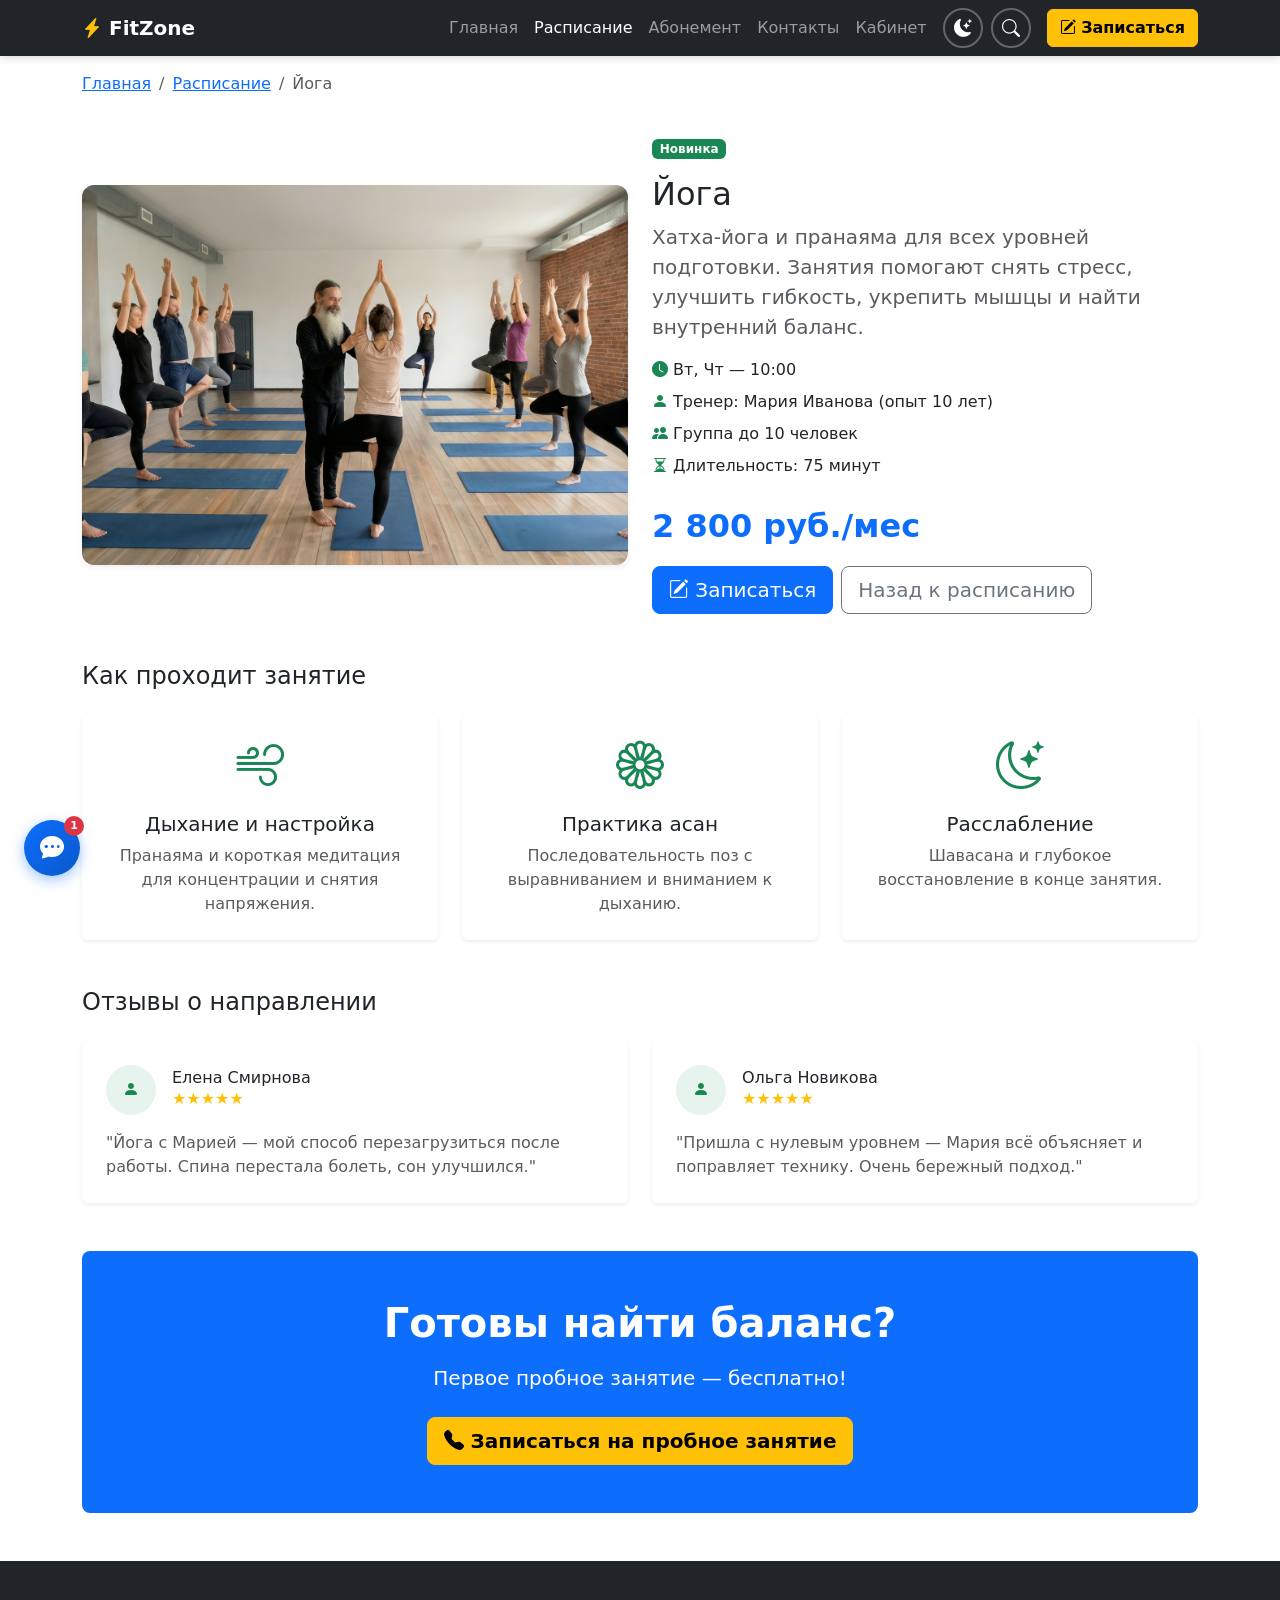
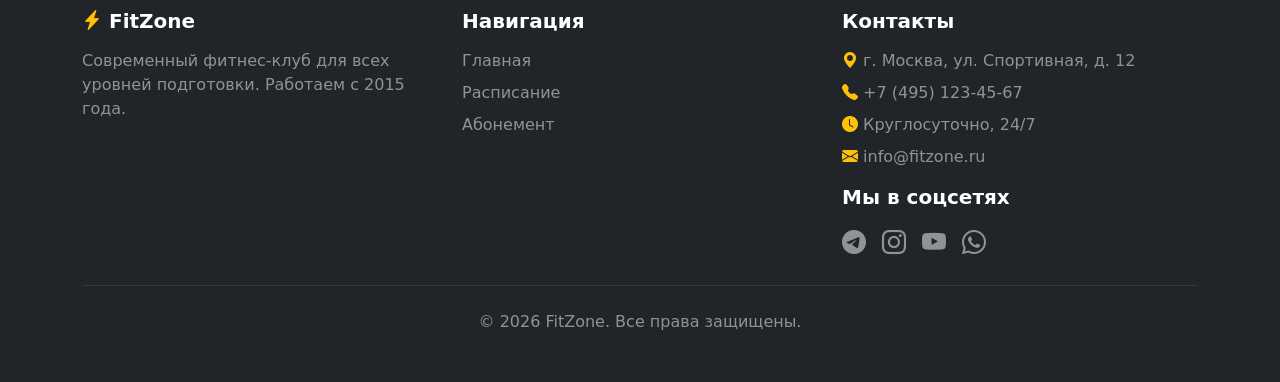
<file: yoga.html>
<!DOCTYPE html>
<html lang="ru">
<head>
  <meta charset="UTF-8">
  <meta name="viewport" content="width=device-width, initial-scale=1.0">
  <meta name="description" content="Йога в FitZone — хатха-йога и пранаяма для всех уровней подготовки с мастером Марией Ивановой.">
  <title>Йога — FitZone</title>
  <link href="https://cdn.jsdelivr.net/npm/bootstrap@5.3.3/dist/css/bootstrap.min.css" rel="stylesheet">
  <link rel="stylesheet" href="https://cdn.jsdelivr.net/npm/bootstrap-icons@1.11.3/font/bootstrap-icons.css">
  <link rel="stylesheet" href="css/custom.css">
</head>
<body>

  <nav class="navbar navbar-expand-lg navbar-dark bg-dark sticky-top">
    <div class="container">
      <a class="navbar-brand fw-bold" href="index.html">
        <i class="bi bi-lightning-charge-fill text-warning"></i> FitZone
      </a>
      <button class="navbar-toggler" type="button" data-bs-toggle="collapse" data-bs-target="#mainNav">
        <span class="navbar-toggler-icon"></span>
      </button>
      <div class="collapse navbar-collapse" id="mainNav">
        <ul class="navbar-nav ms-auto">
          <li class="nav-item"><a class="nav-link" href="index.html">Главная</a></li>
          <li class="nav-item"><a class="nav-link active" aria-current="page" href="catalog.html">Расписание</a></li>
          <li class="nav-item"><a class="nav-link" href="product.html">Абонемент</a></li>
          <li class="nav-item"><a class="nav-link" href="contacts.html">Контакты</a></li>
          <li class="nav-item"><a class="nav-link" href="profile.html">Кабинет</a></li>
        </ul>
        <button class="theme-toggle" id="themeToggle" type="button" aria-label="Переключить тему">
  <i class="bi bi-moon-stars-fill" id="themeIcon"></i>
</button>
<button class="theme-toggle" id="searchToggle" type="button" aria-label="Поиск по сайту">
  <i class="bi bi-search"></i>
</button>
        <button class="btn btn-warning fw-bold ms-lg-3 mt-2 mt-lg-0" type="button" data-bs-toggle="modal" data-bs-target="#orderModal">
          <i class="bi bi-pencil-square"></i> Записаться
        </button>
      </div>
    </div>
  </nav>

  <div class="container py-3">
    <nav aria-label="breadcrumb">
      <ol class="breadcrumb mb-0">
        <li class="breadcrumb-item"><a href="index.html">Главная</a></li>
        <li class="breadcrumb-item"><a href="catalog.html">Расписание</a></li>
        <li class="breadcrumb-item active">Йога</li>
      </ol>
    </nav>
  </div>

  <main class="container my-4">

    <div class="row g-4 align-items-center">
      <div class="col-12 col-lg-6">
        <div class="card border-0 shadow-sm overflow-hidden">
          <img class="membership-image" src="images/yoga.jpg" alt="Занятия йогой в FitZone" width="600" height="380">
        </div>
      </div>
      <div class="col-12 col-lg-6">
        <span class="badge bg-success mb-3">Новинка</span>
        <h1 class="h2">Йога</h1>
        <p class="lead text-muted">
          Хатха-йога и пранаяма для всех уровней подготовки. Занятия помогают снять стресс,
          улучшить гибкость, укрепить мышцы и найти внутренний баланс.
        </p>
        <ul class="list-unstyled mb-4">
          <li class="mb-2"><i class="bi bi-clock-fill text-success"></i> Вт, Чт — 10:00</li>
          <li class="mb-2"><i class="bi bi-person-fill text-success"></i> Тренер: Мария Иванова (опыт 10 лет)</li>
          <li class="mb-2"><i class="bi bi-people-fill text-success"></i> Группа до 10 человек</li>
          <li class="mb-2"><i class="bi bi-hourglass-split text-success"></i> Длительность: 75 минут</li>
        </ul>
        <p class="fs-2 fw-bold text-primary">2 800 руб./мес</p>
        <div class="d-flex gap-2">
          <button class="btn btn-primary btn-lg" type="button" data-bs-toggle="modal" data-bs-target="#orderModal">
            <i class="bi bi-pencil-square"></i> Записаться
          </button>
          <a class="btn btn-outline-secondary btn-lg" href="catalog.html">Назад к расписанию</a>
        </div>
      </div>
    </div>

    <section class="mt-5">
      <h2 class="h4 mb-4">Как проходит занятие</h2>
      <div class="row g-4">
        <div class="col-12 col-md-4">
          <div class="card h-100 p-4 text-center shadow-sm border-0">
            <i class="bi bi-wind display-5 text-success mb-3"></i>
            <h3 class="h5">Дыхание и настройка</h3>
            <p class="text-muted mb-0">Пранаяма и короткая медитация для концентрации и снятия напряжения.</p>
          </div>
        </div>
        <div class="col-12 col-md-4">
          <div class="card h-100 p-4 text-center shadow-sm border-0">
            <i class="bi bi-flower1 display-5 text-success mb-3"></i>
            <h3 class="h5">Практика асан</h3>
            <p class="text-muted mb-0">Последовательность поз с выравниванием и вниманием к дыханию.</p>
          </div>
        </div>
        <div class="col-12 col-md-4">
          <div class="card h-100 p-4 text-center shadow-sm border-0">
            <i class="bi bi-moon-stars display-5 text-success mb-3"></i>
            <h3 class="h5">Расслабление</h3>
            <p class="text-muted mb-0">Шавасана и глубокое восстановление в конце занятия.</p>
          </div>
        </div>
      </div>
    </section>

    <section class="mt-5">
      <h2 class="h4 mb-4">Отзывы о направлении</h2>
      <div class="row g-4">
        <div class="col-12 col-md-6">
          <div class="card h-100 p-4 shadow-sm border-0">
            <div class="d-flex align-items-center mb-3">
              <div class="bg-success bg-opacity-10 rounded-circle d-flex align-items-center justify-content-center me-3" style="width: 50px; height: 50px;">
                <i class="bi bi-person-fill text-success"></i>
              </div>
              <div>
                <h3 class="h6 mb-0">Елена Смирнова</h3>
                <div class="text-warning">★★★★★</div>
              </div>
            </div>
            <p class="text-muted mb-0">"Йога с Марией — мой способ перезагрузиться после работы. Спина перестала болеть, сон улучшился."</p>
          </div>
        </div>
        <div class="col-12 col-md-6">
          <div class="card h-100 p-4 shadow-sm border-0">
            <div class="d-flex align-items-center mb-3">
              <div class="bg-success bg-opacity-10 rounded-circle d-flex align-items-center justify-content-center me-3" style="width: 50px; height: 50px;">
                <i class="bi bi-person-fill text-success"></i>
              </div>
              <div>
                <h3 class="h6 mb-0">Ольга Новикова</h3>
                <div class="text-warning">★★★★★</div>
              </div>
            </div>
            <p class="text-muted mb-0">"Пришла с нулевым уровнем — Мария всё объясняет и поправляет технику. Очень бережный подход."</p>
          </div>
        </div>
      </div>
    </section>

    <section class="bg-primary text-white py-5 mt-5 rounded-3">
      <div class="container text-center">
        <h2 class="display-6 fw-bold mb-3">Готовы найти баланс?</h2>
        <p class="lead mb-4">Первое пробное занятие — бесплатно!</p>
        <button class="btn btn-warning btn-lg fw-bold" type="button" data-bs-toggle="modal" data-bs-target="#orderModal">
          <i class="bi bi-telephone-fill"></i> Записаться на пробное занятие
        </button>
      </div>
    </section>

  </main>

  <div class="modal fade" id="orderModal" tabindex="-1" aria-labelledby="orderModalLabel" aria-hidden="true">
    <div class="modal-dialog modal-dialog-centered">
      <div class="modal-content">
        <div class="modal-header bg-primary text-white">
          <h2 class="modal-title h5" id="orderModalLabel">
            <i class="bi bi-pencil-square"></i> Быстрая запись на занятие
          </h2>
          <button type="button" class="btn-close btn-close-white" data-bs-dismiss="modal" aria-label="Закрыть"></button>
        </div>
        <div class="modal-body">
          <div class="alert alert-success d-none" id="successAlert" role="alert">
            <i class="bi bi-check-circle-fill"></i> <strong>Заявка отправлена!</strong> Администратор свяжется с вами в течение часа.
          </div>
          <p class="text-muted mb-3">Оставьте контакты — мы перезвоним в течение часа.</p>
          <form id="orderForm" novalidate>
            <div class="mb-3">
              <label for="modal-name" class="form-label">Имя *</label>
              <input id="modal-name" type="text" class="form-control" required minlength="2">
              <div class="invalid-feedback">Введите имя (минимум 2 символа).</div>
            </div>
            <div class="mb-3">
              <label for="modal-phone" class="form-label">Телефон *</label>
              <div class="input-group">
                <span class="input-group-text">+7</span>
                <input id="modal-phone" type="tel" class="form-control" placeholder="900 000-00-00" required>
                <div class="invalid-feedback">Введите телефон.</div>
              </div>
            </div>
            <div class="mb-3">
              <label for="modal-direction" class="form-label">Направление</label>
              <select id="modal-direction" class="form-select">
                <option selected>Выберите направление</option>
                <option value="crossfit">CrossFit</option>
                <option value="yoga">Йога</option>
                <option value="swim">Плавание</option>
                <option value="pilates">Пилатес</option>
                <option value="box">Бокс</option>
                <option value="stretch">Stretching</option>
              </select>
            </div>
            <div class="form-check mb-3">
              <input id="modal-agree" class="form-check-input" type="checkbox" required>
              <label class="form-check-label" for="modal-agree">
                Я согласен на обработку персональных данных *
              </label>
            </div>
          </form>
        </div>
        <div class="modal-footer">
          <button type="button" class="btn btn-outline-secondary" data-bs-dismiss="modal">Закрыть</button>
          <button type="button" class="btn btn-primary" id="submitOrder">
            <i class="bi bi-send-fill"></i> Отправить заявку
          </button>
        </div>
      </div>
    </div>
  </div>

  <footer class="site-footer text-white py-5 mt-5">
  <div class="container">
    <div class="row g-4">
      <div class="col-12 col-md-4">
        <h3 class="h5 fw-bold mb-3">
          <i class="bi bi-lightning-charge-fill text-warning"></i> FitZone
        </h3>
        <p class="text-white-50 mb-0">
          Современный фитнес-клуб для всех уровней подготовки. Работаем с 2015 года.
        </p>
      </div>
      <div class="col-12 col-md-4">
        <h3 class="h5 fw-bold mb-3">Навигация</h3>
        <ul class="list-unstyled mb-0">
          <li class="mb-2"><a class="text-white-50 text-decoration-none" href="index.html">Главная</a></li>
          <li class="mb-2"><a class="text-white-50 text-decoration-none" href="catalog.html">Расписание</a></li>
          <li class="mb-2"><a class="text-white-50 text-decoration-none" href="product.html">Абонемент</a></li>
          
        </ul>
      </div>
      <div class="col-12 col-md-4">
        <h3 class="h5 fw-bold mb-3">Контакты</h3>
        <ul class="list-unstyled text-white-50 mb-3">
          <li class="mb-2"><i class="bi bi-geo-alt-fill text-warning"></i> г. Москва, ул. Спортивная, д. 12</li>
          <li class="mb-2"><i class="bi bi-telephone-fill text-warning"></i> +7 (495) 123-45-67</li>
          <li class="mb-2"><i class="bi bi-clock-fill text-warning"></i> Круглосуточно, 24/7</li>
          <li class="mb-2"><i class="bi bi-envelope-fill text-warning"></i> info@fitzone.ru</li>
          
        </ul>
        <h3 class="h5 fw-bold mb-3">Мы в соцсетях</h3>
        <div class="d-flex gap-3">
          <a class="text-white-50" href="#" aria-label="Telegram"><i class="bi bi-telegram fs-4"></i></a>
          <a class="text-white-50" href="#" aria-label="Instagram"><i class="bi bi-instagram fs-4"></i></a>
          <a class="text-white-50" href="#" aria-label="YouTube"><i class="bi bi-youtube fs-4"></i></a>
          <a class="text-white-50" href="#" aria-label="WhatsApp"><i class="bi bi-whatsapp fs-4"></i></a>
        </div>
      </div>
    </div>
    <hr class="border-secondary my-4">
    <p class="mb-0 text-white-50 text-center">&copy; 2026 FitZone. Все права защищены.</p>
  </div>
</footer>

<button class="scroll-top-button" id="scrollTopButton" type="button" aria-label="Вернуться наверх страницы">
  <i class="bi bi-arrow-up-circle-fill"></i> Наверх
</button>

<!-- Виджет чата с поддержкой -->
<button class="chat-toggle" id="chatToggle" type="button" aria-label="Открыть чат с поддержкой">
  <i class="bi bi-chat-dots-fill"></i>
  <span class="chat-badge" id="chatBadge">1</span>
</button>

<div class="chat-window" id="chatWindow" hidden>
  <div class="chat-header">
    <div class="d-flex align-items-center">
      <div class="chat-avatar me-2">
        <i class="bi bi-headset"></i>
      </div>
      <div>
        <h3 class="h6 mb-0 text-white">Поддержка FitZone</h3>
        <small class="text-white-50"><span class="status-dot"></span> Онлайн</small>
      </div>
    </div>
    <button class="btn-close btn-close-white" id="chatClose" aria-label="Закрыть чат"></button>
  </div>
  <div class="chat-body" id="chatBody">
    <div class="chat-message bot">
      <p>Здравствуйте! 👋 Чем можем помочь?</p>
      <small class="text-muted">Сейчас</small>
    </div>
  </div>
  <form class="chat-form" id="chatForm">
    <input id="chatInput" type="text" class="form-control" placeholder="Напишите сообщение..." autocomplete="off">
    <button type="submit" class="btn btn-primary">
      <i class="bi bi-send-fill"></i>
    </button>
  </form>
</div>

<!-- Toast-уведомление -->
<div class="toast-container position-fixed bottom-0 end-0 p-3" style="z-index: 1100;">
  <div id="successToast" class="toast" role="alert" aria-live="assertive" aria-atomic="true">
    <div class="toast-header bg-success text-white">
      <i class="bi bi-check-circle-fill me-2"></i>
      <strong class="me-auto">FitZone</strong>
      <small>только что</small>
      <button type="button" class="btn-close btn-close-white" data-bs-dismiss="toast"></button>
    </div>
    <div class="toast-body">
      <i class="bi bi-check-circle-fill text-success"></i>
      <strong>Заявка отправлена!</strong> Администратор свяжется с вами в течение часа.
    </div>
  </div>
</div>

  <script src="https://cdn.jsdelivr.net/npm/bootstrap@5.3.3/dist/js/bootstrap.bundle.min.js"></script>
  <script src="js/main.js"></script>

  <!-- Модальное окно поиска -->
<!-- Модальное окно поиска -->
<div class="modal fade" id="searchModal" tabindex="-1" aria-labelledby="searchModalLabel" aria-hidden="true">
  <div class="modal-dialog modal-dialog-centered modal-lg">
    <div class="modal-content">
      <div class="modal-header bg-primary text-white">
        <h2 class="modal-title h5" id="searchModalLabel">
          <i class="bi bi-search"></i> Поиск по сайту
        </h2>
        <button type="button" class="btn-close btn-close-white" data-bs-dismiss="modal" aria-label="Закрыть"></button>
      </div>
      <div class="modal-body">
        <input id="searchInput" type="text" class="form-control form-control-lg" placeholder="Введите запрос: CrossFit, йога, абонемент...">
        <div id="searchResults" class="mt-3"></div>
      </div>
    </div>
  </div>
</div>
</body>
</html>
</file>
<file: css/custom.css>
body {
  min-height: 100vh;
  font-family: system-ui, -apple-system, "Segoe UI", Roboto, sans-serif;
}

/* Sticky navbar */
.navbar {
  box-shadow: 0 2px 8px rgba(0, 0, 0, 0.15);
}

/* Hero-фото */
.hero-image {
  width: 100%;
  height: 360px;
  object-fit: cover;
  border-radius: 12px;
}

/* Фото абонемента */
.membership-image {
  width: 100%;
  height: 380px;
  object-fit: cover;
  border-radius: 12px;
}

/* ИЗОБРАЖЕНИЯ В КАРТОЧКАХ — ФИКСИРОВАННАЯ ВЫСОТА */
.card-img-top {
  height: 200px;
  object-fit: cover;
  width: 100%;
}

/* Карточки с hover-эффектом */
.card {
  transition: transform 0.2s, box-shadow 0.2s;
}

.card:hover {
  transform: translateY(-4px);
  box-shadow: 0 8px 20px rgba(0, 0, 0, 0.12);
}

/* Кнопка «Наверх» */
/* Кнопка «Наверх» — аккуратная, с текстом */
/* Кнопка «Наверх» — таблетка */
.scroll-top-button {
  position: fixed;
  bottom: 24px;
  right: 24px;
  display: none;
  align-items: center;
  gap: 8px;
  padding: 12px 24px;
  border: none;
  border-radius: 50px;
  background-color: #ffc107;
  color: #212529;
  font-size: 15px;
  font-weight: 700;
  letter-spacing: 0.5px;
  text-transform: uppercase;
  cursor: pointer;
  box-shadow: 0 4px 14px rgba(0, 0, 0, 0.25);
  z-index: 1000;
  transition: background-color 0.2s, transform 0.2s;
}

.scroll-top-button:hover {
  background-color: #e0a800;
  transform: translateY(-3px);
}

.scroll-top-button:active {
  transform: translateY(0);
}

.scroll-top-button.show {
  display: inline-flex;
}

/* Подвал — явный тёмный фон */
.site-footer {
  background: #212529 !important;
  color: #ffffff;
}

.site-footer a {
  transition: color 0.2s;
}

.site-footer a:hover {
  color: #ffc107 !important;
}

/* Интерактивная карта на странице контактов */
.map-frame {
  display: block;
  width: 100%;
  border: 0;
}

/* CSS-переменные для тем */
:root {
  --bg-body: #ffffff;
  --bg-card: #ffffff;
  --bg-light: #f8f9fa;
  --text-main: #212529;
  --text-muted: #6c757d;
  --border-color: #dee2e6;
  --navbar-bg: #212529;
  --footer-bg: #212529;
  --transition-speed: 0.3s;
}

[data-theme="dark"] {
  --bg-body: #0f172a;
  --bg-card: #1e293b;
  --bg-light: #1e293b;
  --text-main: #f1f5f9;
  --text-muted: #94a3b8;
  --border-color: #334155;
  --navbar-bg: #020617;
  --footer-bg: #020617;
}

/* Плавный переход всех цветов */
body, .card, .navbar, .site-footer, .accordion-item,
.table, .form-control, .form-select, .modal-content,
.breadcrumb, .alert, .badge, .list-unstyled a {
  transition: background-color var(--transition-speed) ease,
              color var(--transition-speed) ease,
              border-color var(--transition-speed) ease;
}

body {
  background-color: var(--bg-body);
  color: var(--text-main);
}

[data-theme="dark"] .bg-light {
  background-color: var(--bg-light) !important;
}

[data-theme="dark"] .card {
  background-color: var(--bg-card);
  border-color: var(--border-color);
}

[data-theme="dark"] .text-muted {
  color: var(--text-muted) !important;
}

[data-theme="dark"] .navbar {
  background-color: var(--navbar-bg) !important;
}

[data-theme="dark"] .site-footer {
  background-color: var(--footer-bg) !important;
}

[data-theme="dark"] .table {
  color: var(--text-main);
  border-color: var(--border-color);
}

[data-theme="dark"] .table-dark {
  background-color: #020617 !important;
}

[data-theme="dark"] .form-control,
[data-theme="dark"] .form-select {
  background-color: var(--bg-card);
  border-color: var(--border-color);
  color: var(--text-main);
}

[data-theme="dark"] .modal-content {
  background-color: var(--bg-card);
  color: var(--text-main);
}

[data-theme="dark"] .accordion-item {
  background-color: var(--bg-card);
  border-color: var(--border-color);
}

[data-theme="dark"] .accordion-button {
  background-color: var(--bg-card);
  color: var(--text-main);
}

[data-theme="dark"] .accordion-button:not(.collapsed) {
  background-color: var(--bg-light);
  color: var(--text-main);
}

[data-theme="dark"] .breadcrumb-item + .breadcrumb-item::before {
  color: var(--text-muted);
}

[data-theme="dark"] .text-white-50 {
  color: #cbd5e1 !important;
}

[data-theme="dark"] {

  /* Bootstrap-переменные, которые чинят заголовки и текст */
  --bs-body-color: #f1f5f9;
  --bs-heading-color: #f1f5f9;   /* ← главный фикс: заголовки становятся светлыми */
  --bs-emphasis-color: #f1f5f9;
  --bs-secondary-color: #94a3b8;
  --bs-border-color: #334155;
  --bs-link-color: #6ea8fe;
  --bs-link-hover-color: #8ec3ff;
}

/* Кнопка переключения темы */
.theme-toggle {
  background: none;
  border: 2px solid currentColor;
  border-radius: 50%;
  width: 40px;
  height: 40px;
  display: inline-flex;
  align-items: center;
  justify-content: center;
  cursor: pointer;
  font-size: 18px;
  transition: transform 0.3s ease, background-color 0.3s ease;
  margin-left: 12px;
}

.theme-toggle:hover {
  transform: rotate(180deg);
  background-color: rgba(255, 255, 255, 0.1);
}

[data-theme="dark"] .theme-toggle {
  color: #fbbf24;
  border-color: #fbbf24;
}

/* Чат с поддержкой */
.chat-toggle {
  position: fixed;
  bottom: 24px;
  left: 24px;
  width: 56px;
  height: 56px;
  border-radius: 50%;
  border: none;
  background: linear-gradient(135deg, #0d6efd, #0a58ca);
  color: white;
  font-size: 24px;
  cursor: pointer;
  box-shadow: 0 4px 14px rgba(13, 110, 253, 0.4);
  z-index: 1000;
  transition: transform 0.2s;
}

.chat-toggle:hover { transform: scale(1.1); }

.chat-badge {
  position: absolute;
  top: -4px;
  right: -4px;
  background: #dc3545;
  color: white;
  font-size: 11px;
  font-weight: bold;
  width: 20px;
  height: 20px;
  border-radius: 50%;
  display: flex;
  align-items: center;
  justify-content: center;
}

.chat-window {
  position: fixed;
  bottom: 90px;
  left: 24px;
  width: 340px;
  max-width: calc(100vw - 48px);
  height: 440px;
  background: var(--bg-card, #fff);
  border-radius: 16px;
  box-shadow: 0 10px 40px rgba(0, 0, 0, 0.2);
  z-index: 1001;
  display: flex;
  flex-direction: column;
  overflow: hidden;
}

.chat-header {
  background: linear-gradient(135deg, #0d6efd, #0a58ca);
  padding: 14px 16px;
  display: flex;
  justify-content: space-between;
  align-items: center;
}

.chat-avatar {
  width: 36px;
  height: 36px;
  border-radius: 50%;
  background: rgba(255,255,255,0.2);
  display: flex;
  align-items: center;
  justify-content: center;
  font-size: 18px;
  color: white;
}

.status-dot {
  display: inline-block;
  width: 8px;
  height: 8px;
  border-radius: 50%;
  background: #22c55e;
  margin-right: 4px;
}

.chat-body {
  flex: 1;
  padding: 16px;
  overflow-y: auto;
  background: var(--bg-body, #f8f9fa);
  display: flex;
  flex-direction: column;
  gap: 10px;
}

.chat-message {
  max-width: 80%;
  padding: 10px 14px;
  border-radius: 16px;
  font-size: 14px;
  animation: messageIn 0.3s ease;
}

@keyframes messageIn {
  from { opacity: 0; transform: translateY(10px); }
  to { opacity: 1; transform: translateY(0); }
}

.chat-message.bot {
  background: white;
  border: 1px solid var(--border-color, #dee2e6);
  align-self: flex-start;
  border-bottom-left-radius: 4px;
}

.chat-message.user {
  background: #0d6efd;
  color: white;
  align-self: flex-end;
  border-bottom-right-radius: 4px;
}

.chat-message small {
  display: block;
  margin-top: 4px;
  font-size: 11px;
  opacity: 0.7;
}

.chat-form {
  display: flex;
  gap: 8px;
  padding: 12px;
  border-top: 1px solid var(--border-color, #dee2e6);
  background: var(--bg-card, #fff);
}

.chat-form .btn {
  border-radius: 50%;
  width: 40px;
  height: 40px;
  padding: 0;
  display: flex;
  align-items: center;
  justify-content: center;
}

@media (max-width: 576px) {
  .chat-window {
    left: 12px;
    right: 12px;
    width: auto;
    bottom: 80px;
  }
}

/* Кнопки темы и поиска в навигации */
.theme-toggle,
.search-toggle {
  background: transparent;
  border: 2px solid rgba(255, 255, 255, 0.3);
  border-radius: 50%;
  width: 40px;
  height: 40px;
  display: inline-flex;
  align-items: center;
  justify-content: center;
  cursor: pointer;
  font-size: 18px;
  color: #ffffff; /* белые иконки на тёмном фоне */
  transition: all 0.3s ease;
  margin-left: 8px;
}

.theme-toggle:hover,
.search-toggle:hover {
  background-color: rgba(255, 255, 255, 0.1);
  border-color: #ffc107;
  color: #ffc107;
  transform: scale(1.1);
}

/* В тёмной теме иконки жёлтые */
[data-theme="dark"] .theme-toggle,
[data-theme="dark"] .search-toggle {
  border-color: #fbbf24;
  color: #fbbf24;
}

[data-theme="dark"] .theme-toggle:hover,
[data-theme="dark"] .search-toggle:hover {
  background-color: rgba(251, 191, 36, 0.15);
}

/* Тёмная тема: доп. правки видимости */
[data-theme="dark"] .card-title,
[data-theme="dark"] .accordion-button,
[data-theme="dark"] .accordion-body,
[data-theme="dark"] .list-group-item,
[data-theme="dark"] .modal-title,
[data-theme="dark"] .modal-body,
[data-theme="dark"] .form-label,
[data-theme="dark"] .breadcrumb-item.active,
[data-theme="dark"] .table > :not(caption) > * > * {
  color: var(--text-main);
}

/* Заголовки внутри карточек направлений */
[data-theme="dark"] .card .h5,
[data-theme="dark"] .card h3,
[data-theme="dark"] .card h2 {
  color: var(--text-main);
}

/* Alert'ы в тёмной теме читаются лучше */
[data-theme="dark"] .alert-info {
  color: #b3d9ff;
  background-color: rgba(13, 110, 253, 0.15);
  border-color: rgba(13, 110, 253, 0.4);
}

[data-theme="dark"] .alert-warning {
  color: #ffe08a;
  background-color: rgba(255, 193, 7, 0.12);
  border-color: rgba(255, 193, 7, 0.4);
}

[data-theme="dark"] .alert-success {
  color: #75e8a5;
  background-color: rgba(25, 135, 84, 0.15);
  border-color: rgba(25, 135, 84, 0.4);
}

/* Текст в футере остаётся светлым */
[data-theme="dark"] .site-footer .text-white-50 {
  color: #cbd5e1 !important;
}
</file>
